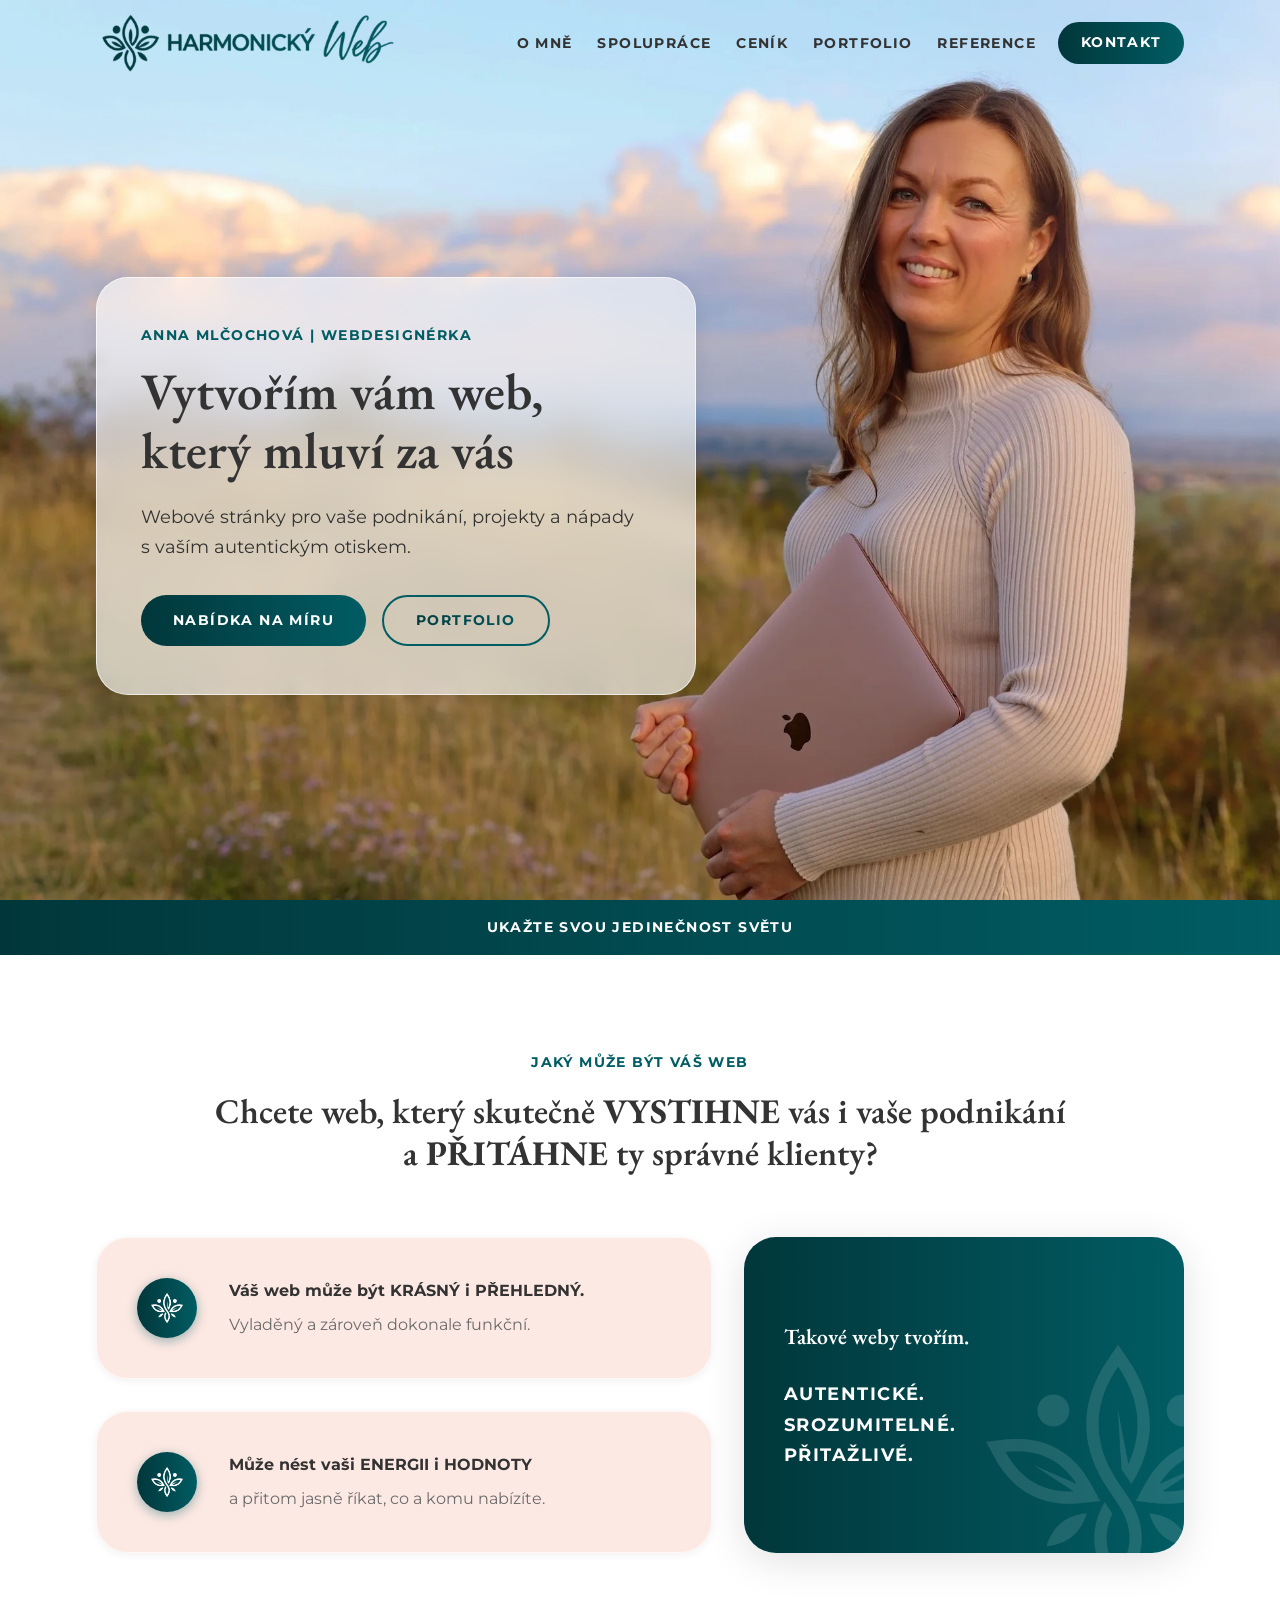
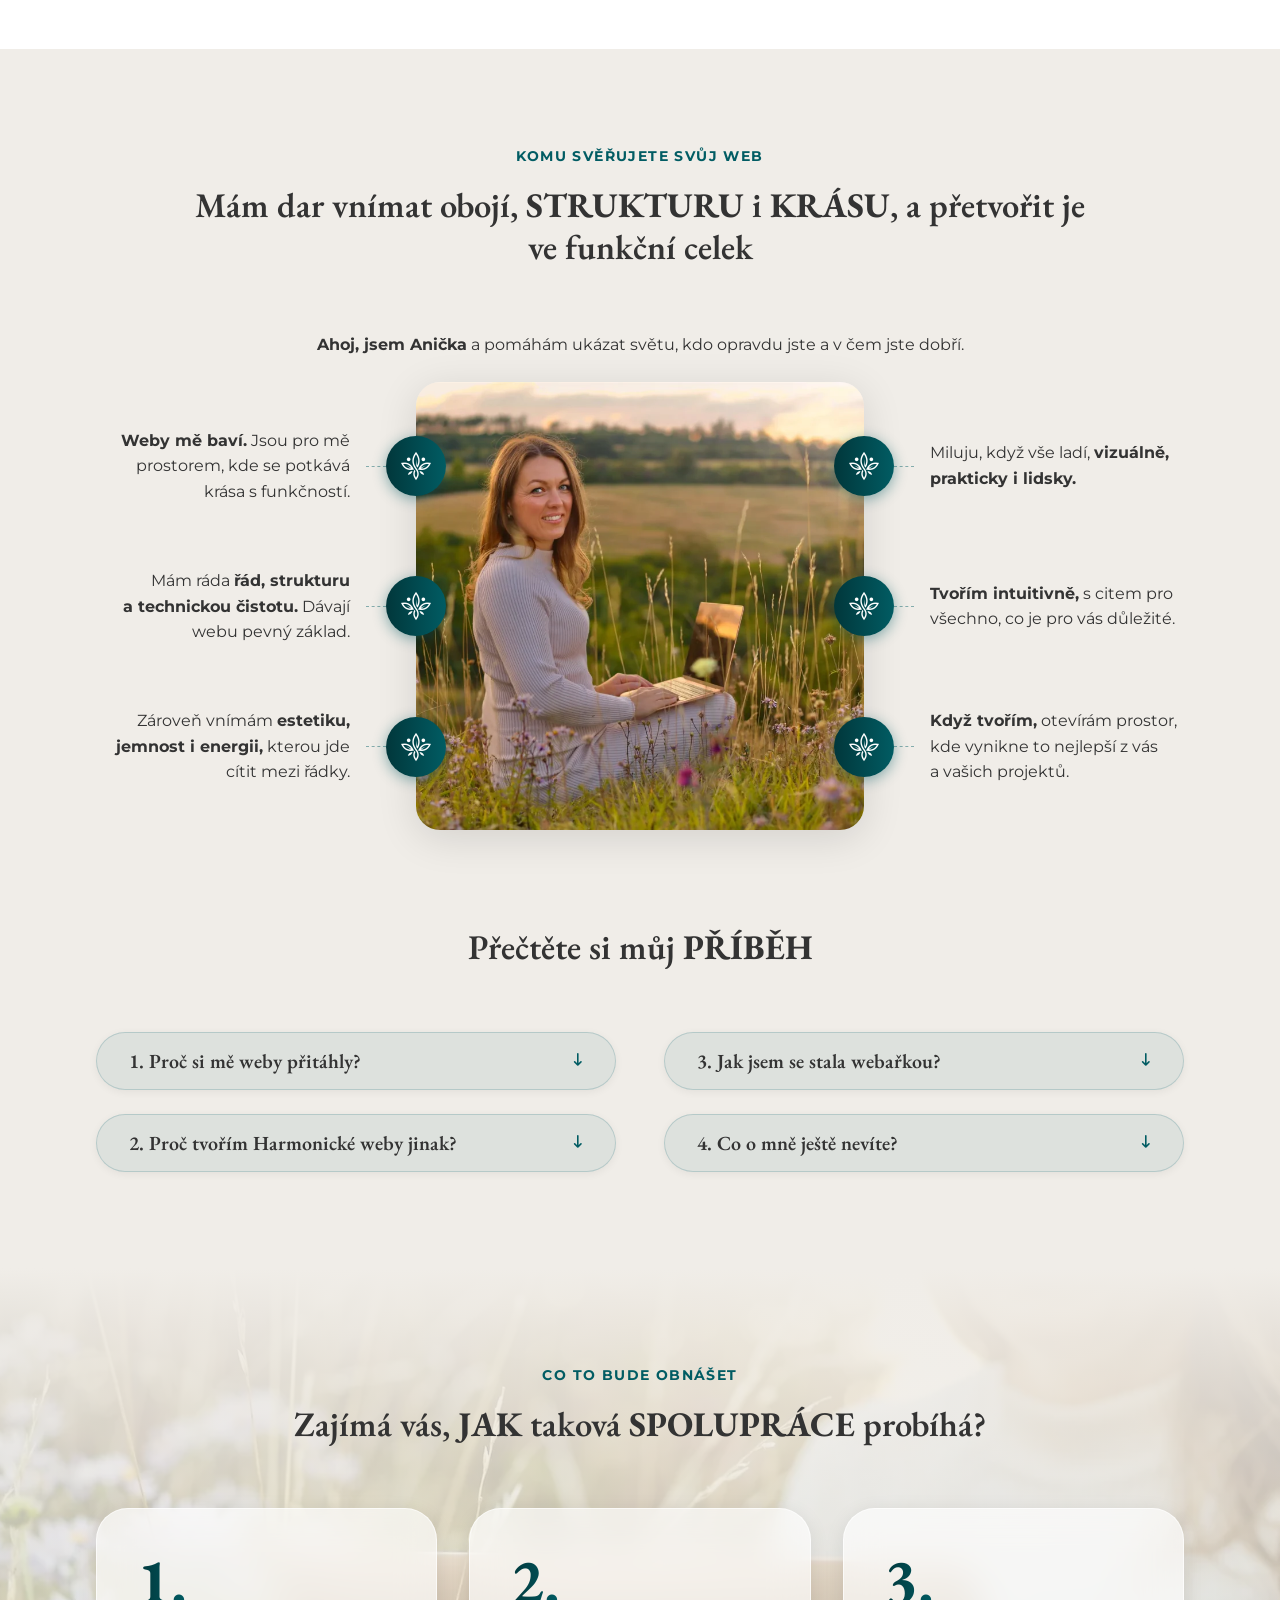
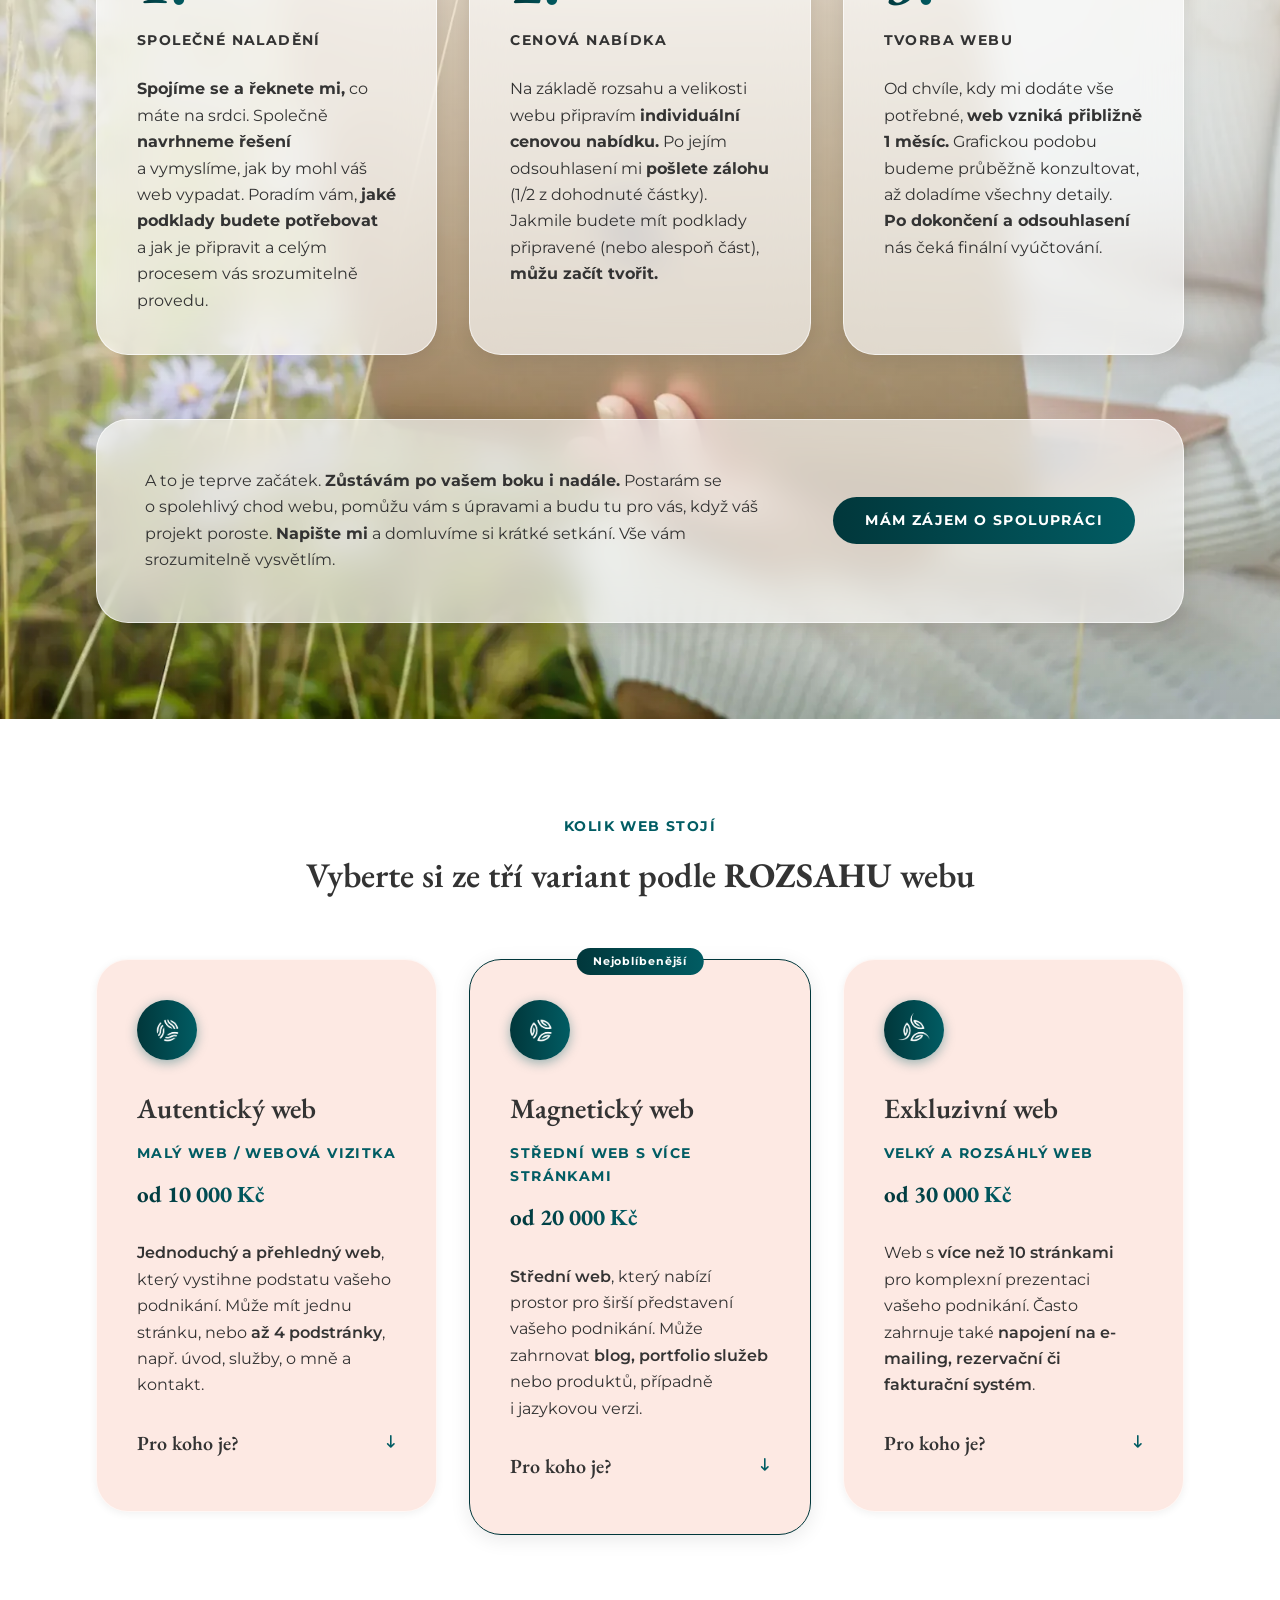
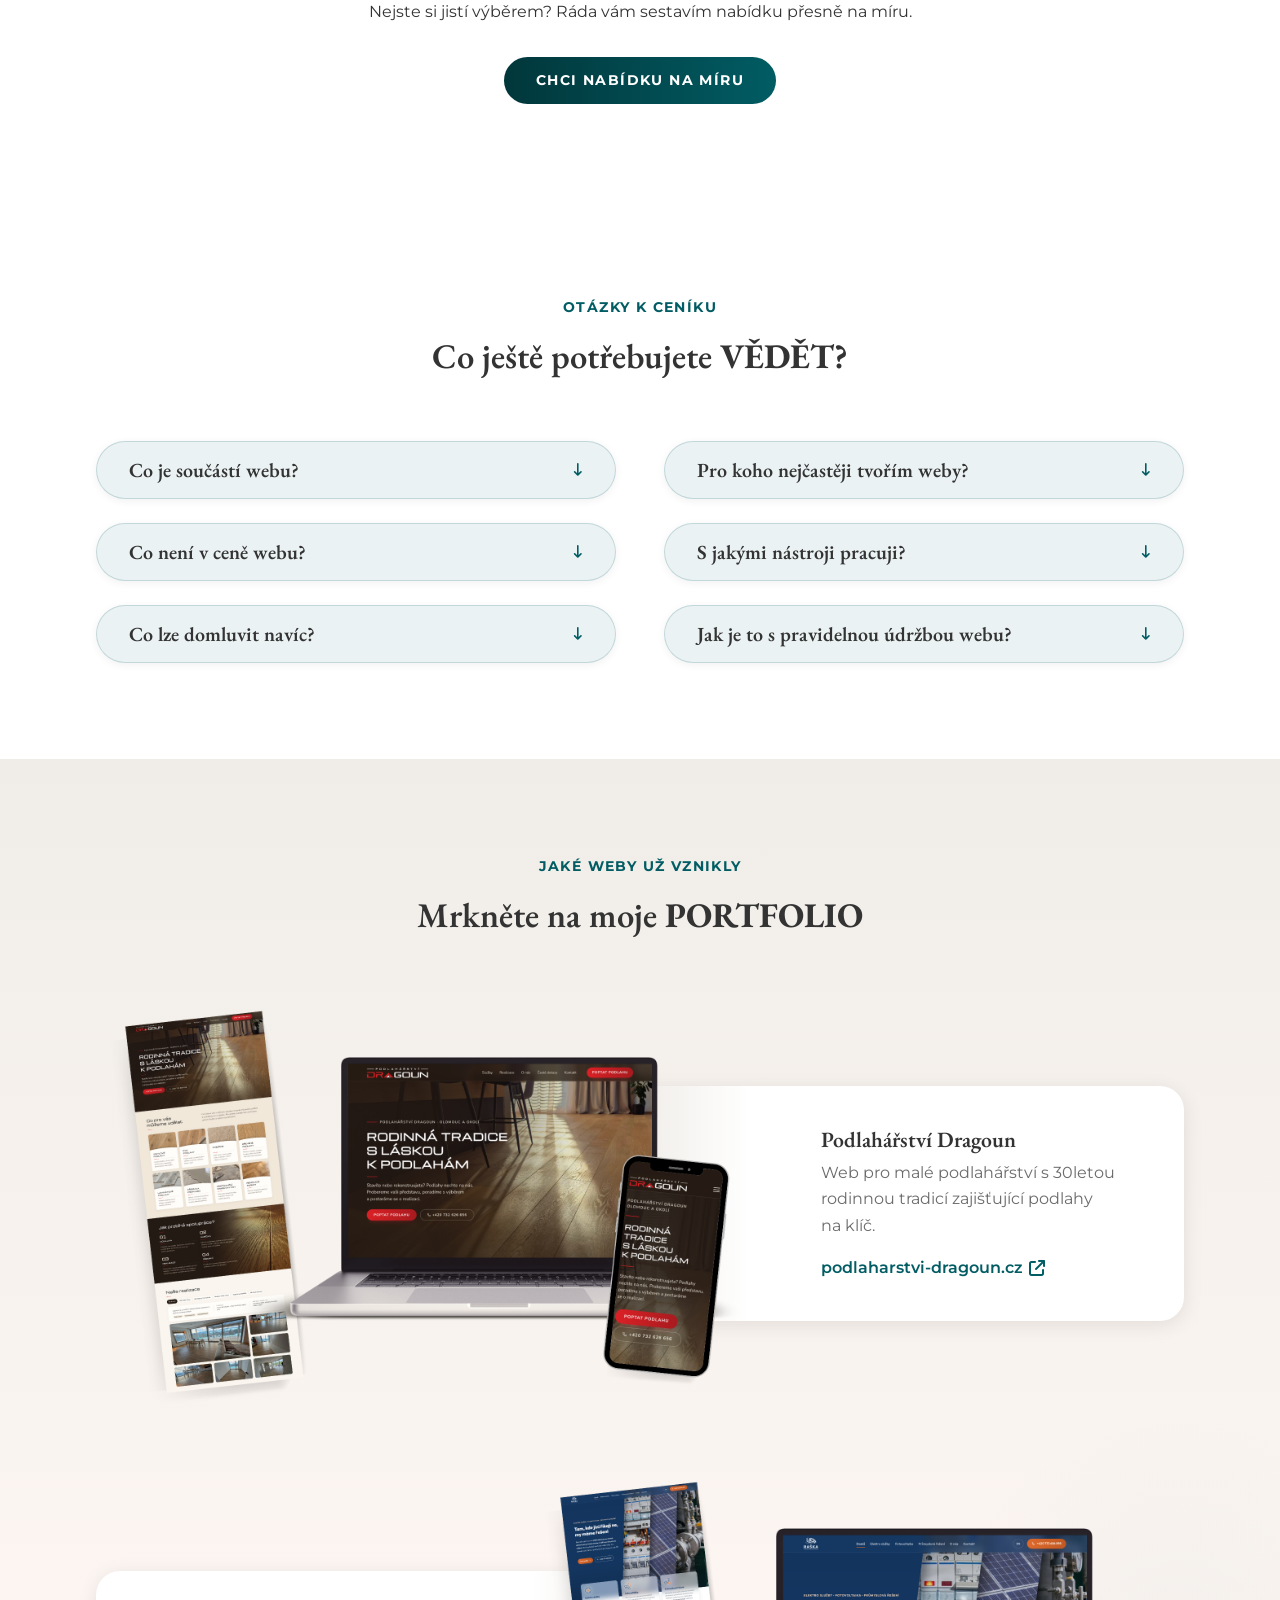
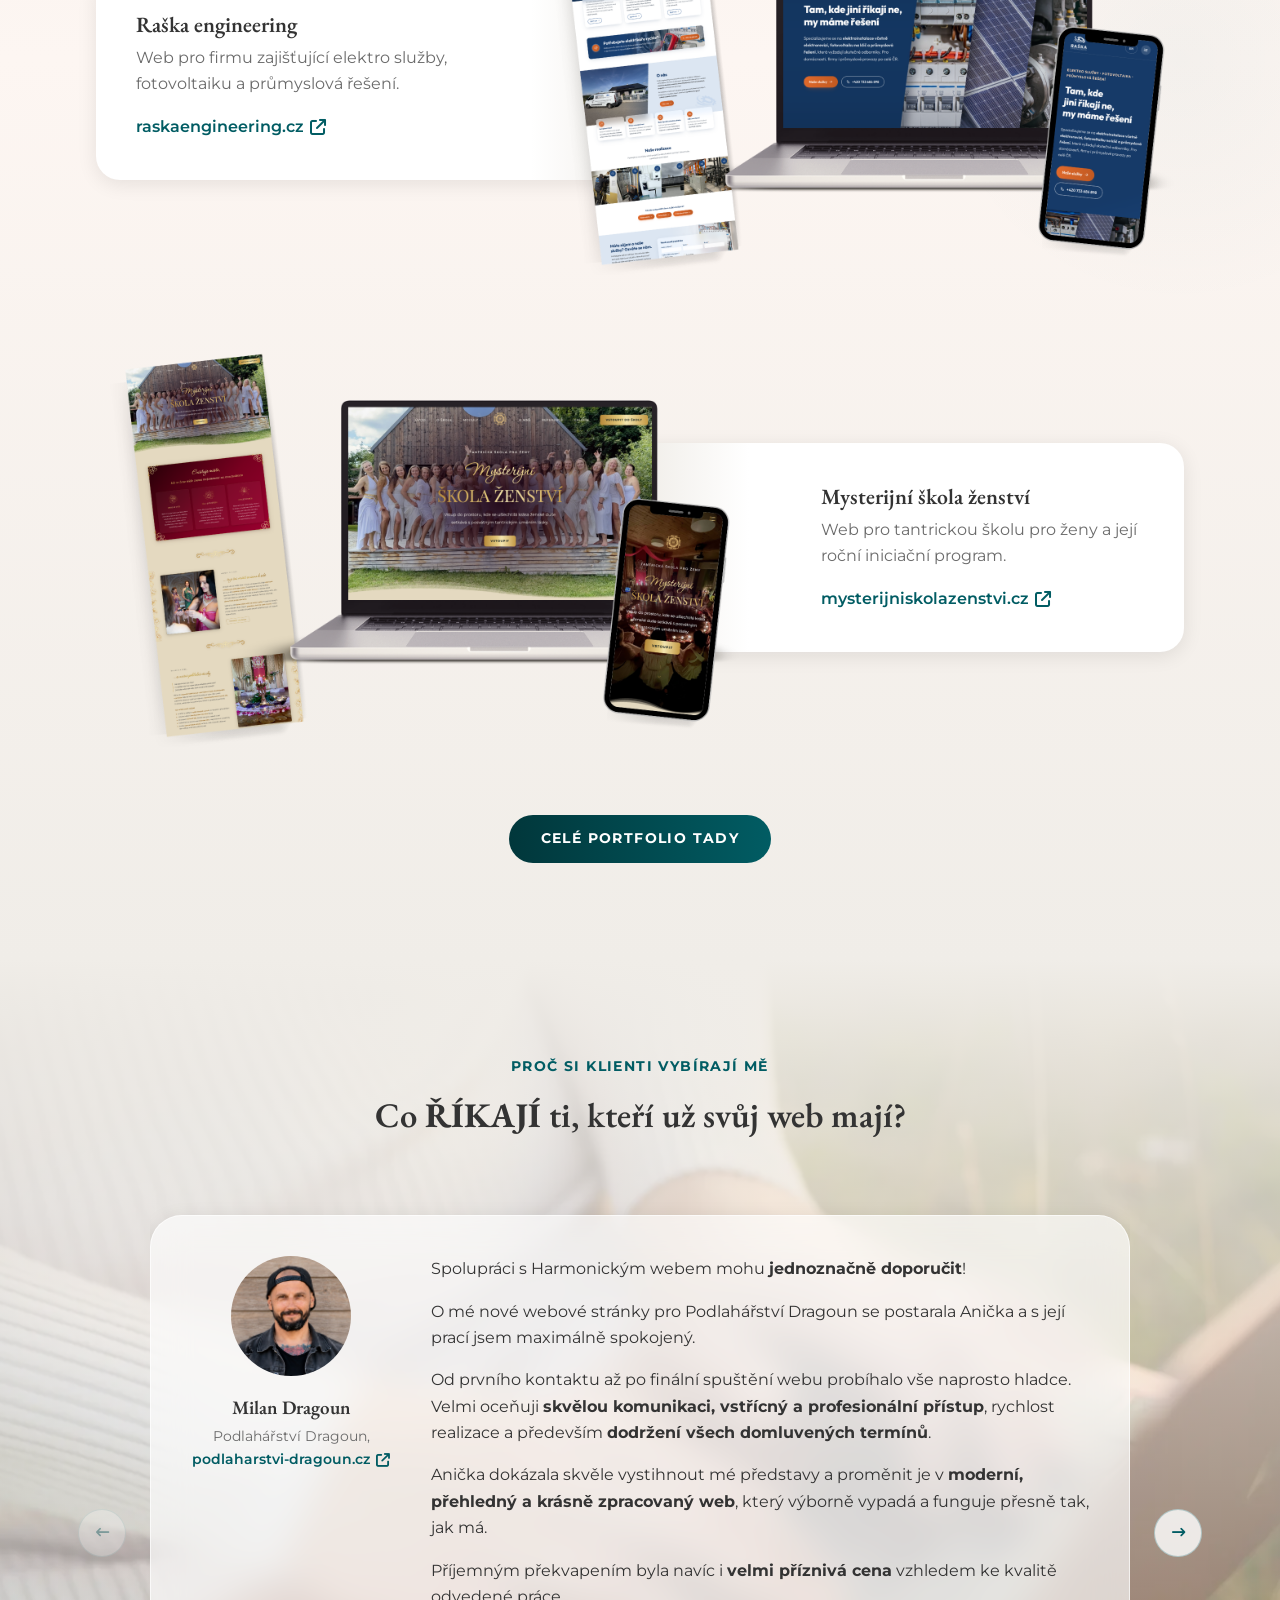
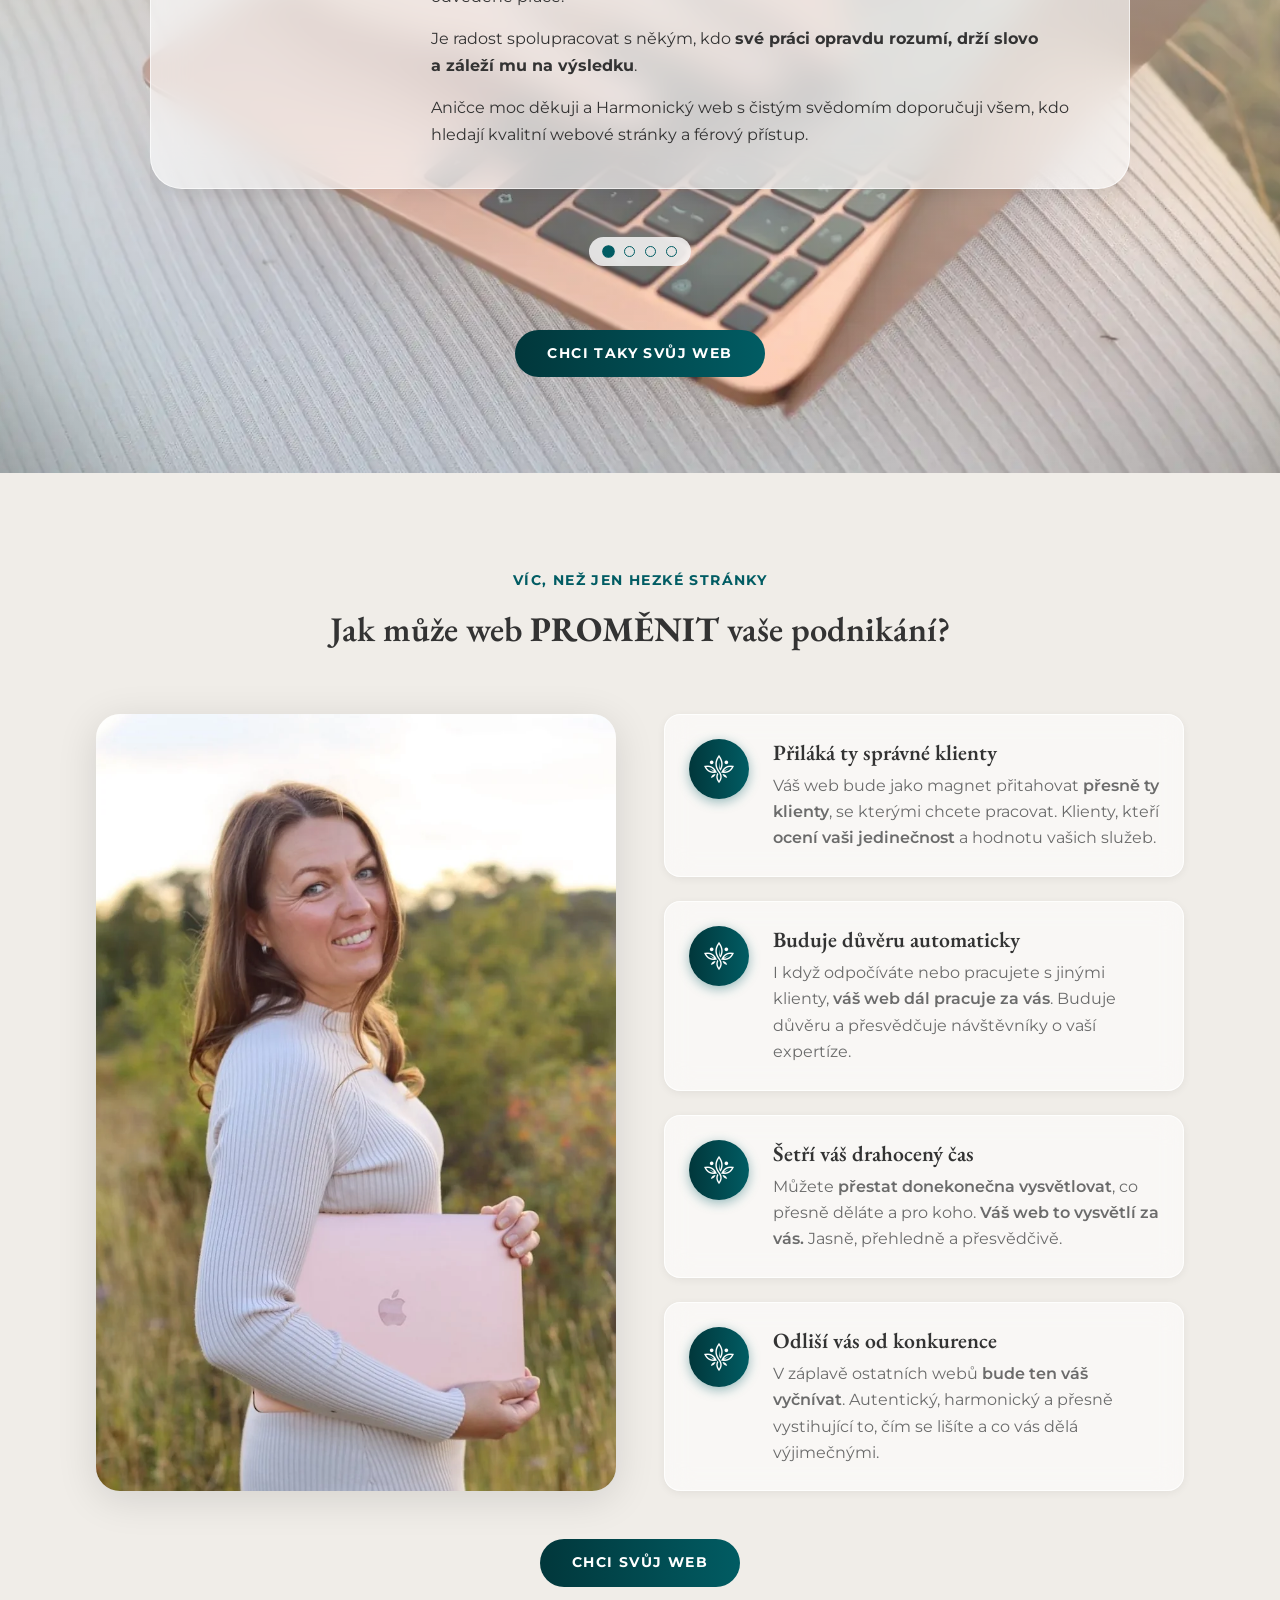
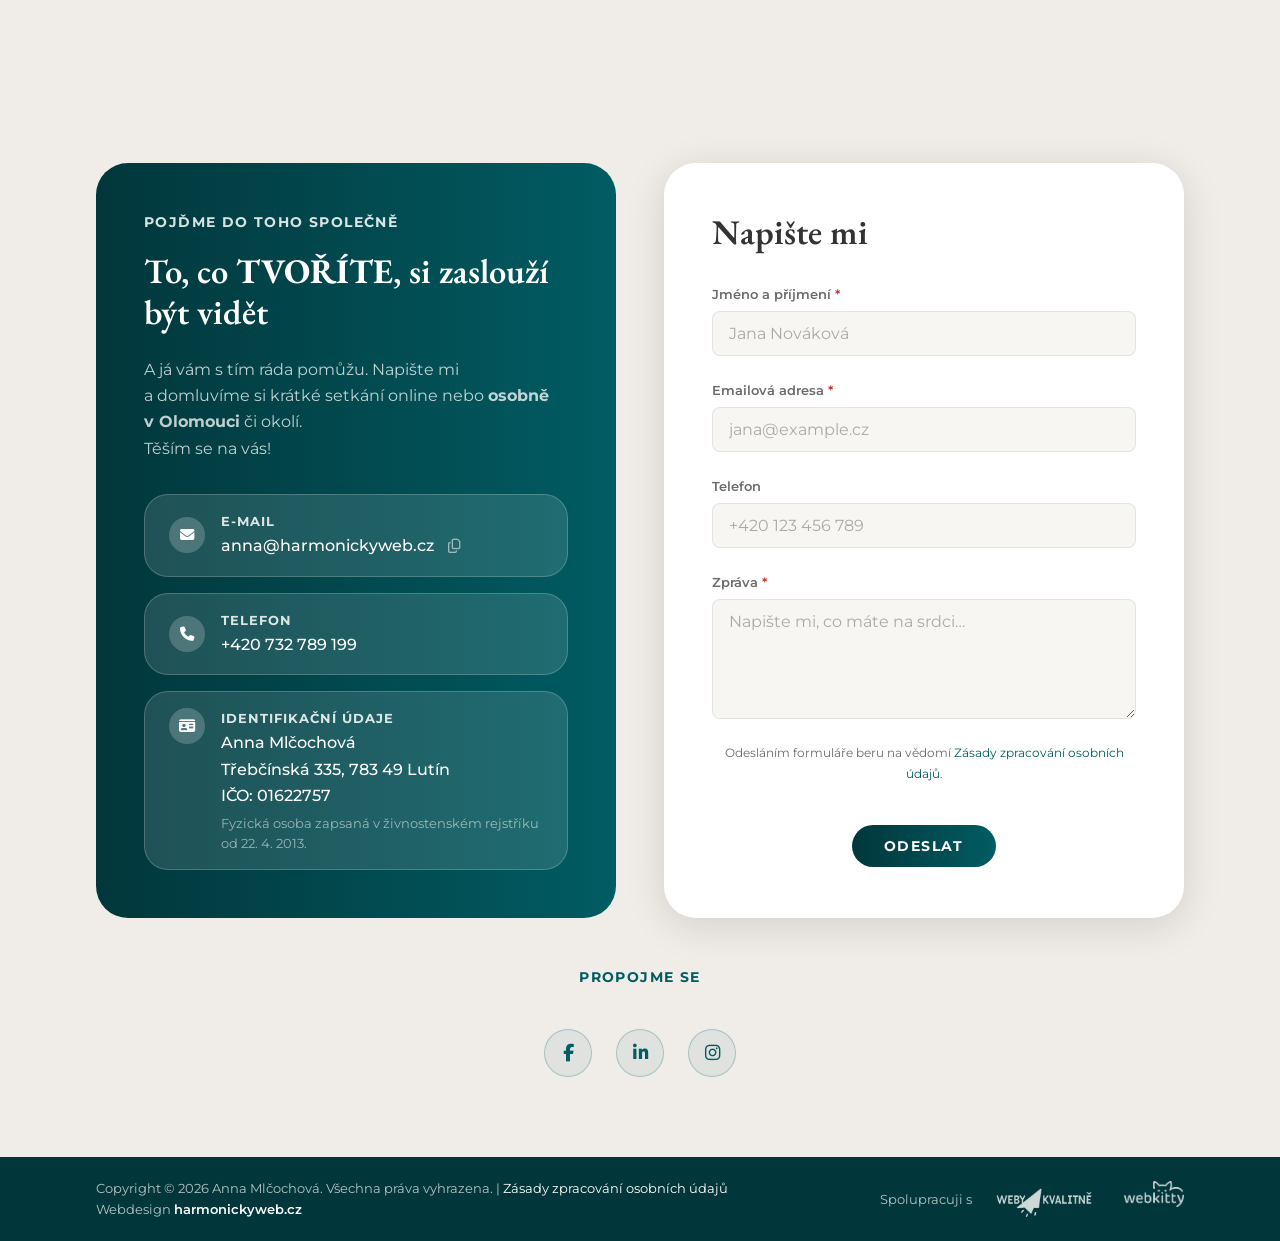
<file: index.html>
<!DOCTYPE html>
<html lang="cs">

<head>
  <meta charset="UTF-8">
  <meta name="viewport" content="width=device-width, initial-scale=1.0">
  <meta name="author" content="Anna Mlčochová">
  <meta http-equiv="X-UA-Compatible" content="IE=edge">

  <!-- SEO -->
  <title>Anna Mlčochová | Webdesignérka | Harmonický web</title>
  <meta name="description"
    content="Vytvořím vám web, který mluví za vás. Webové stránky pro podnikatele, projekty a nápady s vaším autentickým otiskem. Tvořím pro klienty po celé ČR.">
  <link rel="canonical" href="https://harmonickyweb.cz/">

  <!-- Open Graph -->
  <meta property="og:type" content="website">
  <meta property="og:url" content="https://harmonickyweb.cz/">
  <meta property="og:title" content="Anna Mlčochová | Webdesignérka | Harmonický web">
  <meta property="og:description"
    content="Vytvořím vám web pro vaše podnikání, projekty a nápady s vaším autentickým otiskem.">
  <meta property="og:image" content="https://harmonickyweb.cz/Obrazky/og-image.jpg">
  <meta property="og:image:width" content="2400">
  <meta property="og:image:height" content="1260">
  <meta property="og:locale" content="cs_CZ">
  <meta property="og:site_name" content="Harmonický web">

  <meta name="twitter:card" content="summary_large_image">
  <meta name="twitter:title" content="Anna Mlčochová | Webdesignérka | Harmonický web">
  <meta name="twitter:description" content="Vytvořím vám web, který mluví za vás.">
  <meta name="twitter:image" content="https://harmonickyweb.cz/Obrazky/og-image.jpg">

  <!-- Favicon -->
  <link rel="icon" type="image/png" href="Obrazky/logo-male.png">

  <!-- Fonts -->
  <link rel="preload" href="Fonty/EBGaramond-SemiBold.woff2?v=20261021" as="font" type="font/woff2" crossorigin>
  <link rel="preload" href="Fonty/Montserrat-Bold.woff2?v=20261021" as="font" type="font/woff2" crossorigin>

  <!-- Font Awesome -->
  <link rel="preload" href="https://cdnjs.cloudflare.com/ajax/libs/font-awesome/6.5.0/css/all.min.css" as="style">
  <noscript><link rel="stylesheet" href="https://cdnjs.cloudflare.com/ajax/libs/font-awesome/6.5.0/css/all.min.css"></noscript>

  <!-- Styles -->
  <link rel="stylesheet" href="style.css?v=20261133">

  <!-- Structured Data -->
  <script type="application/ld+json">
  {
    "@context": "https://schema.org",
    "@type": "ProfessionalService",
    "@id": "https://harmonickyweb.cz/#business",
    "name": "Anna Mlčochová – Harmonický web",
    "description": "Webdesignérka pro klienty po celé ČR. Tvorba webových stránek pro podnikatele ve WordPress (DIVI, Mioweb) a Vibe Codingu.",
    "url": "https://harmonickyweb.cz",
    "email": "anna@harmonickyweb.cz",
    "telephone": "+420732789199",
    "identifier": { "@type": "PropertyValue", "propertyID": "IČO", "value": "01622757" },
    "priceRange": "10 000–30 000 Kč",
    "address": {
      "@type": "PostalAddress",
      "streetAddress": "Třebčínská 335",
      "addressLocality": "Lutín",
      "postalCode": "783 49",
      "addressCountry": "CZ"
    },
    "image": "https://harmonickyweb.cz/Obrazky/harmonicky-web-1.jpg",
    "areaServed": { "@type": "Country", "name": "Česká republika" },
    "founder": { "@id": "https://harmonickyweb.cz/#anna" },
    "sameAs": [
      "https://www.linkedin.com/in/anna-mlcochova-884896392/",
      "https://www.instagram.com/mlcochova.anna/",
      "https://www.facebook.com/mlcochova.anna"
    ]
  }
  </script>
  <script type="application/ld+json">
  {
    "@context": "https://schema.org",
    "@type": "Person",
    "@id": "https://harmonickyweb.cz/#anna",
    "name": "Anna Mlčochová",
    "jobTitle": "Webdesignérka",
    "url": "https://harmonickyweb.cz",
    "image": "https://harmonickyweb.cz/Obrazky/harmonicky-web-1.jpg",
    "worksFor": { "@id": "https://harmonickyweb.cz/#business" },
    "sameAs": [
      "https://www.linkedin.com/in/anna-mlcochova-884896392/",
      "https://www.instagram.com/mlcochova.anna/",
      "https://www.facebook.com/mlcochova.anna"
    ]
  }
  </script>
  <script type="application/ld+json">
  {
    "@context": "https://schema.org",
    "@type": "FAQPage",
    "mainEntity": [
      {
        "@type": "Question",
        "name": "Pro koho je Autentický web?",
        "acceptedAnswer": { "@type": "Answer", "text": "Autentický web (od 10 000 Kč) je ideální start pro začínající podnikatele, kteří chtějí ukázat, co dělají, a mít svůj prostor na internetu. Bez složitostí, s důrazem na čistotu, přehlednost a autenticitu." }
      },
      {
        "@type": "Question",
        "name": "Pro koho je Magnetický web?",
        "acceptedAnswer": { "@type": "Answer", "text": "Magnetický web (od 20 000 Kč) je ideální pro ty, kteří chtějí svou práci představit do větší hloubky a přitom věcně a jasně. S důrazem na estetiku, strukturu a celkovou přitažlivost webu." }
      },
      {
        "@type": "Question",
        "name": "Pro koho je Exkluzivní web?",
        "acceptedAnswer": { "@type": "Answer", "text": "Exkluzivní web (od 30 000 Kč) je pro ty, kteří chtějí mít profesionální online zázemí, kde se propojuje design, funkčnost a technické možnosti. S důrazem na jedinečnost a podporu růstu podnikání." }
      },
      {
        "@type": "Question",
        "name": "Co je součástí webu?",
        "acceptedAnswer": { "@type": "Answer", "text": "Součástí webu je úvodní schůzka, zajištění domény a hostingu, obsah a struktura webu, podpora pro texty, grafická podoba, responzivní provedení, rychlost webu, SEO základy, zabezpečení webu (SSL certifikát), legislativa (cookie lišta, souhlasy ve formulářích) a propojení se sociálními sítěmi." }
      },
      {
        "@type": "Question",
        "name": "Co není v ceně webu?",
        "acceptedAnswer": { "@type": "Answer", "text": "V ceně není webhosting a doména (platíte přímo poskytovateli, spolupracuji s webkitty.cz), fotografie a grafické podklady, editace a správa webu po spuštění (700 Kč/h) a licence Mioweb šablony." }
      },
      {
        "@type": "Question",
        "name": "Co lze domluvit navíc?",
        "acceptedAnswer": { "@type": "Answer", "text": "Navíc lze domluvit zaškolení do administrace (1 500 Kč jednorázově), jazykové verze webu, blog nebo pokročilé funkce na míru – jako jsou členské sekce nebo rezervační systémy." }
      },
      {
        "@type": "Question",
        "name": "Pro koho nejčastěji tvořím weby?",
        "acceptedAnswer": { "@type": "Answer", "text": "Tvořím weby pro podnikatele, kteří mají co nabídnout a chtějí být vidět. Nejčastěji jsou to maséři, kosmetičky, kadeřnice, fyzioterapeuti, koučové, terapeuti, fotografové, ilustrátoři, řemeslníci, astrologové, místní podnikatelé, kavárny, restaurace, majitelé ubytování, organizátoři workshopů, chovatelé, veterináři, lékaři, právníci a finanční poradci." }
      },
      {
        "@type": "Question",
        "name": "S jakými nástroji pracuji?",
        "acceptedAnswer": { "@type": "Answer", "text": "Weby tvořím ve WordPress šablonách DIVI a Mioweb nebo pomocí Vibe Codingu. Každé řešení má své výhody a společně vybereme to pravé pro vás." }
      },
      {
        "@type": "Question",
        "name": "Jak je to s pravidelnou údržbou webu?",
        "acceptedAnswer": { "@type": "Answer", "text": "Pravidelná údržba zajistí, že váš web poběží spolehlivě a bez chyb. Zahrnuje zálohování, aktualizace a kontrolu funkčnosti. Doporučuji ji provádět minimálně čtyřikrát ročně. Cena jedné údržby je 500 Kč." }
      }
    ]
  }
  </script>
</head>

<body>

  <!-- ============================================================
       NAVIGACE
  ============================================================ -->
  <header class="site-header" role="banner">
    <nav class="navbar" aria-label="Hlavní navigace">
      <div class="nav-container">

        <a href="#" class="nav-logo" aria-label="Harmonický web – domů">
          <img class="nav-logo__mark" src="Obrazky/logo-hlavicka.webp" srcset="Obrazky/logo-hlavicka-mobile.webp 450w, Obrazky/logo-hlavicka.webp 760w" sizes="(max-width: 768px) 204px, 305px" width="760" height="239" alt="Harmonický web – Anna Mlčochová">
        </a>

        <button class="hamburger" aria-label="Otevřít menu" aria-expanded="false" aria-controls="nav-menu">
          <span></span><span></span><span></span>
        </button>

        <ul class="nav-menu" id="nav-menu" role="list">
          <li><a href="#o-mne" class="nav-link">O&nbsp;mně</a></li>
          <li><a href="#spoluprace" class="nav-link">Spolupráce</a></li>
          <li><a href="#cenik" class="nav-link">Ceník</a></li>
          <li><a href="#portfolio" class="nav-link">Portfolio</a></li>
          <li><a href="#reference" class="nav-link">Reference</a></li>
          <li><a href="#kontakt" class="btn nav-link nav-link--cta">Kontakt</a></li>
        </ul>

      </div>
    </nav>
  </header>

  <main>

    <!-- ============================================================
         HERO
    ============================================================ -->
    <section class="hero" aria-labelledby="hero-heading">
      <div class="hero__bg">
        <img src="Obrazky/harmonicky-web-0.webp"
          srcset="Obrazky/harmonicky-web-0-mobile.webp 900w, Obrazky/harmonicky-web-0.webp 2000w"
          sizes="100vw" width="2000" height="1333" alt="Anna Mlčochová – webdesignérka" fetchpriority="high">
      </div>

      <div class="hero__content">
        <div class="hero__card">
          <!-- H1 – menší, verzálky -->
          <h1 class="hero__eyebrow" id="hero-heading">Anna Mlčochová | Webdesignérka</h1>
          <!-- H2 – vizuálně dominantní -->
          <h2 class="hero__title">Vytvořím vám web,<br>který mluví za&nbsp;vás</h2>
          <p class="hero__desc">Webové stránky pro vaše podnikání, projekty a&nbsp;nápady s&nbsp;vaším autentickým
            otiskem.</p>
          <div class="hero__cta">
            <a href="#kontakt" class="btn btn--primary">Nabídka na&nbsp;míru</a>
            <a href="#portfolio" class="btn btn--outline">Portfolio</a>
          </div>
        </div>
      </div>
    </section>

    <!-- Pás pod hero -->
    <div class="hero-strip" aria-hidden="true">
      <p>Ukažte svou jedinečnost světu</p>
    </div>

    <!-- ============================================================
         JAKÝ MŮŽE BÝT VÁŠ WEB
    ============================================================ -->
    <section class="section jaky-web" aria-labelledby="jaky-web-h">
      <div class="container">
        <p class="section-label">Jaký může být váš web</p>
        <h2 class="section-title" id="jaky-web-h">Chcete web, který skutečně <strong>VYSTIHNE</strong> vás i&nbsp;vaše
          podnikání a&nbsp;<strong>PŘITÁHNE</strong> ty správné klienty?</h2>
        <div class="jaky-web__layout">
          <div class="jaky-web__points">
            <div class="feature-card">
              <div class="feature-card__icon-wrap">
                <img src="Obrazky/logo-male.png" width="480" height="480" alt="" aria-hidden="true" class="feature-card__icon" loading="lazy">
              </div>
              <div class="feature-card__body">
                <p class="feature-card__title">Váš web může být <strong>KRÁSNÝ i&nbsp;PŘEHLEDNÝ.</strong></p>
                <p class="feature-card__text">Vyladěný a&nbsp;zároveň dokonale funkční.</p>
              </div>
            </div>
            <div class="feature-card">
              <div class="feature-card__icon-wrap">
                <img src="Obrazky/logo-male.png" width="480" height="480" alt="" aria-hidden="true" class="feature-card__icon" loading="lazy">
              </div>
              <div class="feature-card__body">
                <p class="feature-card__title">Může nést vaši <strong>ENERGII i&nbsp;HODNOTY</strong></p>
                <p class="feature-card__text">a&nbsp;přitom jasně říkat, co a&nbsp;komu nabízíte.</p>
              </div>
            </div>
          </div>

          <div class="jaky-web__statement">
            <img src="Obrazky/logo-male.png" width="480" height="480" alt="" aria-hidden="true" class="jaky-web__statement-mark">
            <p class="jaky-web__statement-lead">Takové weby tvořím.</p>
            <p class="jaky-web__statement-words">AUTENTICKÉ.<br>SROZUMITELNÉ.<br>PŘITAŽLIVÉ.</p>
          </div>
        </div>
      </div>
    </section>

    <!-- ============================================================
         O MNĚ
    ============================================================ -->
    <section class="section o-mne" id="o-mne" aria-labelledby="o-mne-h">
      <div class="container">
        <p class="section-label">Komu svěřujete svůj web</p>
        <h2 class="section-title o-mne__heading" id="o-mne-h">Mám dar vnímat obojí, <strong>STRUKTURU</strong>
          i&nbsp;<strong>KRÁSU</strong>, a&nbsp;přetvořit je ve&nbsp;funkční celek</h2>

        <p class="o-mne__intro"><strong>Ahoj, jsem Anička</strong> a&nbsp;pomáhám ukázat světu, kdo opravdu jste
          a&nbsp;v&nbsp;čem jste dobří.</p>

        <div class="o-mne__orbital">

          <!-- Levý sloupec -->
          <div class="o-mne__orbital-col o-mne__orbital-col--left">
            <div class="o-mne__feature o-mne__feature--left">
              <div class="o-mne__feature-text"><strong>Weby mě baví.</strong> Jsou pro mě prostorem, kde se potkává
                krása s&nbsp;funkčností.</div>
              <span class="o-mne__feature-line"></span>
              <span class="o-mne__feature-dot"><img src="Obrazky/logo-male.png" width="480" height="480" alt="" aria-hidden="true"></span>
            </div>
            <div class="o-mne__feature o-mne__feature--left">
              <div class="o-mne__feature-text">Mám ráda <strong>řád, strukturu a&nbsp;technickou čistotu.</strong>
                Dávají webu pevný základ.</div>
              <span class="o-mne__feature-line"></span>
              <span class="o-mne__feature-dot"><img src="Obrazky/logo-male.png" width="480" height="480" alt="" aria-hidden="true"></span>
            </div>
            <div class="o-mne__feature o-mne__feature--left">
              <div class="o-mne__feature-text">Zároveň vnímám <strong>estetiku, jemnost i&nbsp;energii,</strong> kterou
                jde cítit mezi řádky.</div>
              <span class="o-mne__feature-line"></span>
              <span class="o-mne__feature-dot"><img src="Obrazky/logo-male.png" width="480" height="480" alt="" aria-hidden="true"></span>
            </div>
          </div>

          <!-- Střed: fotka -->
          <div class="o-mne__orbital-center">
            <div class="o-mne__orbital-photo">
              <img src="Obrazky/harmonicky-web-1.webp"
                srcset="Obrazky/harmonicky-web-1-mobile.webp 780w, Obrazky/harmonicky-web-1.webp 1300w"
                sizes="(max-width: 1024px) 100vw, 40vw" width="1300" height="1300"
                alt="Anna Mlčochová – webdesignérka z Olomouce" loading="lazy">
            </div>
          </div>

          <!-- Pravý sloupec -->
          <div class="o-mne__orbital-col o-mne__orbital-col--right">
            <div class="o-mne__feature o-mne__feature--right">
              <span class="o-mne__feature-dot"><img src="Obrazky/logo-male.png" width="480" height="480" alt="" aria-hidden="true"></span>
              <span class="o-mne__feature-line"></span>
              <div class="o-mne__feature-text">Miluju, když vše ladí, <strong>vizuálně, prakticky
                  i&nbsp;lidsky.</strong></div>
            </div>
            <div class="o-mne__feature o-mne__feature--right">
              <span class="o-mne__feature-dot"><img src="Obrazky/logo-male.png" width="480" height="480" alt="" aria-hidden="true"></span>
              <span class="o-mne__feature-line"></span>
              <div class="o-mne__feature-text"><strong>Tvořím intuitivně,</strong> s&nbsp;citem pro všechno, co je pro
                vás důležité.</div>
            </div>
            <div class="o-mne__feature o-mne__feature--right">
              <span class="o-mne__feature-dot"><img src="Obrazky/logo-male.png" width="480" height="480" alt="" aria-hidden="true"></span>
              <span class="o-mne__feature-line"></span>
              <div class="o-mne__feature-text"><strong>Když tvořím,</strong> otevírám prostor, kde vynikne to nejlepší
                z&nbsp;vás a&nbsp;vašich projektů.</div>
            </div>
          </div>

        </div>

        <div class="pribeh">
          <h2 class="section-title" id="pribeh-h">Přečtěte si můj <strong>PŘÍBĚH</strong></h2>

          <div class="accordion-grid">

            <div class="accordion-col">

              <div class="accordion-item">
                <button class="accordion-trigger" aria-expanded="false" aria-controls="acc-1">
                  <h3 class="accordion-title">1. Proč si mě weby přitáhly?</h3>
                  <i class="fa-solid fa-arrow-down-long accordion-icon" aria-hidden="true"></i>
                </button>
                <div class="accordion-panel" id="acc-1">
                  <div class="accordion-content">
                    <p>Protože jsou <strong>dokonalým spojením dvou světů</strong>. Technického a&nbsp;uměleckého.</p>
                    <p>Už ve škole <strong>jsem milovala jak matematiku, tak výtvarku</strong>. A&nbsp;když do toho
                      později přišla
                      informatika, bylo jasno.</p>
                    <p>Tehdy jsem si zvolila matematiku. Ale <strong>weby a&nbsp;jejich kouzlo</strong> mě stále
                      přitahovaly.</p>
                    <p>Stačilo pár řádků v&nbsp;HTML a&nbsp;najednou se z&nbsp;prázdné obrazovky zrodila živá, krásná
                      stránka. Tehdy mi to připadalo jako <strong>opravdový zázrak</strong>! 😄</p>
                  </div>
                </div>
              </div>

              <div class="accordion-item">
                <button class="accordion-trigger" aria-expanded="false" aria-controls="acc-2">
                  <h3 class="accordion-title">2. Proč tvořím Harmonické weby jinak?</h3>
                  <i class="fa-solid fa-arrow-down-long accordion-icon" aria-hidden="true"></i>
                </button>
                <div class="accordion-panel" id="acc-2">
                  <div class="accordion-content">
                    <p>Teprve časem jsem pochopila, že moje největší síla je právě <strong>v&nbsp;propojení těchto
                        zdánlivě
                        protichůdných oblastí</strong>.</p>
                    <p>Moji klienti oceňují, že jim nejen vytvořím funkční a&nbsp;spolehlivý web, ale také zachytím
                      jejich
                      <strong>jedinečnou energii a&nbsp;hodnoty</strong>.
                    </p>
                    <p>A&nbsp;tak dnes tvořím weby z&nbsp;mé největší vášně, <strong>z&nbsp;harmonie mezi technickou
                        a&nbsp;estetickou stránkou</strong>.</p>
                    <p>Přidanou hodnotou <span class="label-inline">Harmonického webu</span> je, že <strong>jasně a&nbsp;přirozeně
                        promlouvá</strong> k&nbsp;vašim ideálním
                      klientům.</p>
                  </div>
                </div>
              </div>

            </div><!-- /.accordion-col -->

            <div class="accordion-col">

              <div class="accordion-item">
                <button class="accordion-trigger" aria-expanded="false" aria-controls="acc-3">
                  <h3 class="accordion-title">3. Jak jsem se stala webařkou?</h3>
                  <i class="fa-solid fa-arrow-down-long accordion-icon" aria-hidden="true"></i>
                </button>
                <div class="accordion-panel" id="acc-3">
                  <div class="accordion-content">
                    <p>Na doporučení jsem vyzkoušela kurz <a href="https://webykvalitne.cz/" target="_blank" rel="noopener noreferrer"><strong>Webařce pod rukou</strong></a> od&nbsp;<strong>Magdalény
                        Bouškové</strong> a&nbsp;naprosto mě
                      oslnil.</p>
                    <p>Později jsem u&nbsp;Magdy pokračovala kurzem <a href="https://webdesain.cz/kurz-vibe-coding" target="_blank" rel="noopener"><strong>WebdesAIn</strong></a>, kde jsem se naučila tvořit weby <strong>pomocí Vibe Codingu</strong>.</p>
                    <p>Magda má skvěle vypracovaný systém, jak nejen webařit, ale i&nbsp;<strong>učit tvorbu
                        webů</strong>.</p>
                    <p>Má kolem sebe krásnou <strong>komunitu inspirativních lidí</strong>, kterým umožňuje se neustále
                      rozvíjet.
                      S&nbsp;radostí je <strong>propojuje</strong> a&nbsp;dává jim prostor, kde každý může naplno
                      projevit svůj talent.</p>
                    <p>Z&nbsp;jejích zkušeností a&nbsp;inspirace dnes <strong>čerpám i&nbsp;při tvorbě svých
                        webů</strong>. Díky Magdi!</p>
                  </div>
                </div>
              </div>

              <div class="accordion-item">
                <button class="accordion-trigger" aria-expanded="false" aria-controls="acc-4">
                  <h3 class="accordion-title">4. Co o&nbsp;mně ještě nevíte?</h3>
                  <i class="fa-solid fa-arrow-down-long accordion-icon" aria-hidden="true"></i>
                </button>
                <div class="accordion-panel" id="acc-4">
                  <div class="accordion-content">
                    <ul class="fact-list fact-list--dot">
                      <li><strong>Pro inspiraci si chodím do přírody.</strong> Tam se dokážu uvolnit a&nbsp;relaxovat.
                      </li>
                      <li><strong>Od malička miluju koně.</strong> Jezdím od šesté třídy a&nbsp;doteď mě to nepustilo.
                        Láska na celý život.</li>
                      <li><strong>Mám blízko ke zvířatům.</strong> Chovala jsem psy, teď máme kočku… se zvířaty si
                        rozumím.</li>
                      <li><strong>Baví mě technika i&nbsp;čísla.</strong> Vystudovala jsem optiku a&nbsp;optoelektroniku
                        se zaměřením na
                        lasery.</li>
                      <li><strong>Miluju klid a&nbsp;ticho.</strong> Když se propojím sama se sebou, přicházejí ty
                        nejlepší nápady.</li>
                      <li><strong>Mám ráda pořádek a&nbsp;systém.</strong> Ale zároveň nechávám prostor pro intuici.
                      </li>
                      <li><strong>Miluju smysluplné rozhovory.</strong> O&nbsp;životních cílech, důležitých otázkách
                        a&nbsp;taky o&nbsp;duši.</li>
                      <li><strong>Baví mě osobní rozvoj.</strong> Ráda se vzdělávám, učím nové věci a&nbsp;posouvám se
                        dál.</li>
                      <li><strong>Miluju knihy.</strong> Hlavně ty, které inspirují a&nbsp;pomáhají mi vnitřně růst
                        (vlastně i&nbsp;navenek).</li>
                    </ul>
                  </div>
                </div>
              </div>

            </div><!-- /.accordion-col -->

          </div>
        </div><!-- /.pribeh -->
      </div>
    </section>

    <!-- ============================================================
         SPOLUPRÁCE
    ============================================================ -->
    <section class="section spoluprace" id="spoluprace" aria-labelledby="spoluprace-h">
      <div class="spoluprace__bg">
        <img src="Obrazky/harmonicky-web-2.webp" width="2000" height="1333" alt="" aria-hidden="true" loading="lazy">
        <div class="spoluprace__overlay"></div>
      </div>
      <div class="container">
        <p class="section-label">Co to bude obnášet</p>
        <h2 class="section-title" id="spoluprace-h">Zajímá vás, <strong>JAK</strong> taková <strong>SPOLUPRÁCE</strong>
          probíhá?</h2>

        <div class="steps-grid">

          <div class="step-card">
            <div class="step-num">1.</div>
            <p class="step-name">Společné naladění</p>
            <p><strong>Spojíme se a&nbsp;řeknete mi,</strong> co máte na srdci. Společně <strong>navrhneme
                řešení</strong> a&nbsp;vymyslíme, jak by mohl
              váš web vypadat. Poradím vám, <strong>jaké podklady budete potřebovat</strong> a&nbsp;jak je připravit
              a&nbsp;celým
              procesem vás srozumitelně provedu.</p>
          </div>

          <div class="step-card">
            <div class="step-num">2.</div>
            <p class="step-name">Cenová nabídka</p>
            <p>Na základě rozsahu a&nbsp;velikosti webu připravím <strong>individuální cenovou nabídku.</strong>
              Po&nbsp;jejím
              odsouhlasení mi <strong>pošlete zálohu</strong> (1/2 z&nbsp;dohodnuté částky). Jakmile budete mít
              podklady připravené (nebo alespoň část), <strong>můžu začít tvořit.</strong></p>
          </div>

          <div class="step-card">
            <div class="step-num">3.</div>
            <p class="step-name">Tvorba webu</p>
            <p>Od chvíle, kdy mi dodáte vše potřebné, <strong>web vzniká přibližně 1&nbsp;měsíc.</strong> Grafickou
              podobu budeme průběžně konzultovat, až doladíme všechny detaily.
              <strong>Po&nbsp;dokončení a&nbsp;odsouhlasení</strong> nás čeká finální vyúčtování.
            </p>
          </div>

        </div>

        <div class="spoluprace__footer">
          <div class="spoluprace__footer__text">
            <p>A&nbsp;to je teprve začátek. <strong>Zůstávám po&nbsp;vašem boku i&nbsp;nadále.</strong> Postarám se
              o&nbsp;spolehlivý chod
              webu, pomůžu vám s&nbsp;úpravami a&nbsp;budu tu pro vás, když váš projekt poroste. <strong>Napište
                mi</strong> a&nbsp;domluvíme si krátké setkání. Vše vám srozumitelně vysvětlím.</p>
          </div>
          <a href="#kontakt" class="btn btn--primary">Mám zájem o&nbsp;spolupráci</a>
        </div>
      </div>
    </section>

    <!-- ============================================================
         CENÍK
    ============================================================ -->
    <section class="section cenik" id="cenik" aria-labelledby="cenik-h">
      <div class="container">
        <p class="section-label">Kolik web stojí</p>
        <h2 class="section-title" id="cenik-h">Vyberte si ze&nbsp;tří variant podle <strong>ROZSAHU</strong> webu</h2>

        <div class="cenik-grid">

          <div class="cenik-card">
            <div class="brand-dot brand-dot--lg"><img src="Obrazky/web-1.png" width="700" height="700" alt="" aria-hidden="true" loading="lazy">
            </div>
            <h3 class="cenik-name">Autentický web</h3>
            <p class="cenik-sub">Malý web / webová vizitka</p>
            <p class="cenik-price">od&nbsp;10&nbsp;000&nbsp;Kč</p>
            <p class="cenik-desc"><strong>Jednoduchý a&nbsp;přehledný web</strong>, který vystihne podstatu vašeho podnikání. Může mít
              jednu stránku, nebo <strong>až 4&nbsp;podstránky</strong>, např. úvod, služby, o mně a kontakt.</p>
            <div class="accordion-item accordion-item--sm">
              <button class="accordion-trigger" aria-expanded="false" aria-controls="cen-1">
                <h4 class="accordion-title">Pro koho je?</h4>
                <i class="fa-solid fa-arrow-down-long accordion-icon" aria-hidden="true"></i>
              </button>
              <div class="accordion-panel" id="cen-1">
                <div class="accordion-content">
                  <p>Autentický web je <strong>ideální start pro začínající podnikatele</strong>, kteří chtějí ukázat, co dělají,
                    a&nbsp;mít svůj prostor na internetu. Bez složitostí, s&nbsp;důrazem na <strong>čistotu, přehlednost
                    a&nbsp;autenticitu</strong>.</p>
                </div>
              </div>
            </div>
          </div>

          <div class="cenik-card cenik-card--featured">
            <div class="cenik-badge">Nejoblíbenější</div>
            <div class="brand-dot brand-dot--lg"><img src="Obrazky/web-2.png" width="700" height="700" alt="" aria-hidden="true" loading="lazy">
            </div>
            <h3 class="cenik-name">Magnetický web</h3>
            <p class="cenik-sub">Střední web s více stránkami</p>
            <p class="cenik-price">od&nbsp;20&nbsp;000&nbsp;Kč</p>
            <p class="cenik-desc"><strong>Střední web</strong>, který nabízí prostor pro širší představení vašeho podnikání. Může
              zahrnovat <strong>blog, portfolio služeb</strong> nebo produktů, případně i&nbsp;jazykovou verzi.</p>
            <div class="accordion-item accordion-item--sm">
              <button class="accordion-trigger" aria-expanded="false" aria-controls="cen-2">
                <h4 class="accordion-title">Pro koho je?</h4>
                <i class="fa-solid fa-arrow-down-long accordion-icon" aria-hidden="true"></i>
              </button>
              <div class="accordion-panel" id="cen-2">
                <div class="accordion-content">
                  <p>Magnetický web je ideální pro ty, kteří chtějí <strong>svou práci představit do&nbsp;větší hloubky</strong>
                    a&nbsp;přitom věcně a&nbsp;jasně. S&nbsp;důrazem na <strong>estetiku, strukturu a&nbsp;celkovou přitažlivost</strong>
                    webu.</p>
                </div>
              </div>
            </div>
          </div>

          <div class="cenik-card">
            <div class="brand-dot brand-dot--lg"><img src="Obrazky/web-3.png" width="700" height="700" alt="" aria-hidden="true" loading="lazy">
            </div>
            <h3 class="cenik-name">Exkluzivní web</h3>
            <p class="cenik-sub">Velký a rozsáhlý web</p>
            <p class="cenik-price">od&nbsp;30&nbsp;000&nbsp;Kč</p>
            <p class="cenik-desc">Web s&nbsp;<strong>více než 10&nbsp;stránkami</strong> pro komplexní prezentaci vašeho podnikání. Často
              zahrnuje také <strong>napojení na e-mailing, rezervační či fakturační systém</strong>.</p>
            <div class="accordion-item accordion-item--sm">
              <button class="accordion-trigger" aria-expanded="false" aria-controls="cen-3">
                <h4 class="accordion-title">Pro koho je?</h4>
                <i class="fa-solid fa-arrow-down-long accordion-icon" aria-hidden="true"></i>
              </button>
              <div class="accordion-panel" id="cen-3">
                <div class="accordion-content">
                  <p>Exkluzivní web je pro ty, kteří chtějí mít <strong>profesionální online zázemí</strong>, kde se propojuje design,
                    funkčnost a&nbsp;technické možnosti. S&nbsp;důrazem na <strong>jedinečnost a&nbsp;podporu růstu</strong> vašeho
                    podnikání.</p>
                </div>
              </div>
            </div>
          </div>

        </div>

        <div class="cenik-footer">
          <p>Nejste si jistí výběrem? Ráda vám sestavím nabídku přesně na&nbsp;míru.</p>
          <a href="#kontakt" class="btn btn--primary">Chci nabídku na&nbsp;míru</a>
        </div>
      </div>
    </section>

    <!-- ============================================================
         CO JEŠTĚ POTŘEBUJETE VĚDĚT (FAQ)
    ============================================================ -->
    <section class="section faq" id="faq" aria-labelledby="faq-h">
      <div class="container">
        <p class="section-label">Otázky k ceníku</p>
        <h2 class="section-title faq__title" id="faq-h">Co ještě potřebujete <strong>VĚDĚT?</strong></h2>

        <div class="accordion-grid">

          <div class="accordion-col">

            <div class="accordion-item">
              <button class="accordion-trigger" aria-expanded="false" aria-controls="faq-1">
                <h3 class="accordion-title">Co je součástí webu?</h3>
                <i class="fa-solid fa-arrow-down-long accordion-icon" aria-hidden="true"></i>
              </button>
              <div class="accordion-panel" id="faq-1">
                <div class="accordion-content">
                  <ul class="fact-list fact-list--dot">
                    <li><strong>Úvodní schůzka:</strong> Probereme vaše podnikání, hlavní cíle a&nbsp;záměr webu.</li>
                    <li><strong>Zajištění domény a&nbsp;hostingu:</strong> Pomůžu vám s&nbsp;objednáním domény
                      a&nbsp;hostingu tak, aby byly ve vašem vlastnictví.</li>
                    <li><strong>Obsah a&nbsp;struktura webu:</strong> Poradím vám s&nbsp;obsahem i&nbsp;s&nbsp;tím, jak
                      jej přehledně uspořádat.</li>
                    <li><strong>Podpora pro texty:</strong> Pomůžu vám s&nbsp;texty a&nbsp;udělám základní korekturu,
                      aby web působil čistě a&nbsp;bez chyb.</li>
                    <li><strong>Grafická podoba:</strong> Navrhnu vizuální styl webu tak, aby ladil s&nbsp;vaší osobní
                      energií i&nbsp;podnikáním.</li>
                    <li><strong>Responzivní provedení:</strong> Web se bude správně zobrazovat na počítači, tabletu
                      i&nbsp;mobilu.</li>
                    <li><strong>Rychlost webu:</strong> Optimalizuji načítání webu tak, aby běžel plynule a&nbsp;bez
                      zbytečných prodlev.</li>
                    <li><strong>SEO základy:</strong> Zajistím základní nastavení webu tak, aby byl dobře čitelný pro
                      vyhledávače.</li>
                    <li><strong>Zabezpečení webu:</strong> Zajistím SSL certifikát a&nbsp;základní bezpečnostní
                      opatření, aby byl váš web chráněný.</li>
                    <li><strong>Legislativa:</strong> Připravím cookie lištu, souhlasy ve formulářích a&nbsp;základní
                      podklady, aby byl web právně v&nbsp;pořádku.</li>
                    <li><strong>Propojení se světem:</strong> Propojím web se sociálními sítěmi a&nbsp;nastavím
                      náhledový obrázek pro sdílení.</li>
                  </ul>
                </div>
              </div>
            </div>

            <div class="accordion-item">
              <button class="accordion-trigger" aria-expanded="false" aria-controls="faq-2">
                <h3 class="accordion-title">Co není v ceně webu?</h3>
                <i class="fa-solid fa-arrow-down-long accordion-icon" aria-hidden="true"></i>
              </button>
              <div class="accordion-panel" id="faq-2">
                <div class="accordion-content">
                  <ul class="fact-list fact-list--dot">
                    <li><strong>Webhosting a&nbsp;doména:</strong> Platíte přímo poskytovateli. Spolupracuji s&nbsp;<a
                        href="https://webkitty.cz" target="_blank"
                        rel="noopener noreferrer"><strong>webkitty.cz</strong></a>.</li>
                    <li><strong>Fotografie:</strong> Poradím vám s&nbsp;výběrem vhodných zdrojů či doporučím fotografa.
                    </li>
                    <li><strong>Editace a&nbsp;správa webu po spuštění:</strong> Hodinová sazba pro dodatečné úpravy je
                      700&nbsp;Kč/h.</li>
                    <li><strong>Mioweb šablona:</strong> Licence šablony se platí samostatně přímo poskytovateli.</li>
                  </ul>
                </div>
              </div>
            </div>

            <div class="accordion-item">
              <button class="accordion-trigger" aria-expanded="false" aria-controls="faq-3">
                <h3 class="accordion-title">Co lze domluvit navíc?</h3>
                <i class="fa-solid fa-arrow-down-long accordion-icon" aria-hidden="true"></i>
              </button>
              <div class="accordion-panel" id="faq-3">
                <div class="accordion-content">
                  <ul class="fact-list fact-list--dot">
                    <li><strong>Zaškolení do administrace:</strong> Na vyžádání. Cena je 1&nbsp;500&nbsp;Kč
                      jednorázově.
                    </li>
                    <li><strong>Jazykové verze webu:</strong> Seznámím vás s možnostmi a&nbsp;individuálně nacením podle
                      rozsahu.</li>
                    <li><strong>Blog:</strong> Ideální pro ty, kdo chtějí svým klientům pravidelně přinášet nový
                      obsah.
                    </li>
                    <li><strong>Pokročilé funkce na míru:</strong> Členské sekce, rezervační nebo objednávkové systémy.
                    </li>
                  </ul>
                </div>
              </div>
            </div>

          </div><!-- /.accordion-col -->

          <div class="accordion-col">

            <div class="accordion-item">
              <button class="accordion-trigger" aria-expanded="false" aria-controls="faq-4">
                <h3 class="accordion-title">Pro koho nejčastěji tvořím weby?</h3>
                <i class="fa-solid fa-arrow-down-long accordion-icon" aria-hidden="true"></i>
              </button>
              <div class="accordion-panel" id="faq-4">
                <div class="accordion-content">
                  <p>Tvořím weby pro podnikatele, kteří mají co nabídnout a&nbsp;chtějí být vidět. Nejčastěji jsou to:
                  </p>
                  <ul class="fact-list fact-list--dot">
                    <li><a href="/weby-pro-masery-a-peci-o-telo"><strong>maséři, kosmetičky, kadeřnice,
                          fyzioterapeuti</strong></a> a&nbsp;další profese péče
                      o&nbsp;tělo</li>
                    <li><strong>koučové, terapeuti</strong> a&nbsp;průvodci osobním rozvojem</li>
                    <li><strong>fotografové, ilustrátoři</strong> a&nbsp;kreativní tvůrci</li>
                    <li><strong>řemeslníci</strong> a&nbsp;handmade tvůrci</li>
                    <li><strong>astrologové</strong> a&nbsp;průvodci spirituálním rozvojem</li>
                    <li><strong>místní podnikatelé,</strong> kavárny, restaurace a&nbsp;provozovny</li>
                    <li><strong>majitelé ubytování,</strong> chalup a&nbsp;rekreačních objektů</li>
                    <li><strong>organizátoři workshopů,</strong> komunitních projektů a&nbsp;akcí</li>
                    <li><strong>chovatelé, veterináři,</strong> útulky a&nbsp;profese péče o&nbsp;zvířata</li>
                    <li><strong>lékaři, právníci, finanční poradci</strong> a&nbsp;odborné profese</li>
                    <li><strong>autoškoly, motoškoly</strong> a&nbsp;autoservisy</li>
                  </ul>
                  <p>Pokud vaši profesi ve výčtu nevidíte, nevadí. Ozvěte se mi, ráda se na váš projekt podívám.</p>
                </div>
              </div>
            </div>

            <div class="accordion-item">
              <button class="accordion-trigger" aria-expanded="false" aria-controls="faq-5">
                <h3 class="accordion-title">S jakými nástroji pracuji?</h3>
                <i class="fa-solid fa-arrow-down-long accordion-icon" aria-hidden="true"></i>
              </button>
              <div class="accordion-panel" id="faq-5">
                <div class="accordion-content">
                  <p>Každé řešení má své výhody a&nbsp;společně vybereme to pravé pro vás:</p>
                  <ul class="fact-list fact-list--dot">
                    <li><strong>DIVI:</strong> WordPress šablona pro větší weby s&nbsp;pokročilými funkcemi. Licence je
                      v ceně webu.</li>
                    <li><strong>Mioweb:</strong> Přehledný editor vhodný pro weby, které si chcete sami často upravovat.
                      Licence se platí přímo poskytovateli.</li>
                    <li><strong>Vibe Coding:</strong> Čistý kód na míru bez závislosti na šabloně. Jednoduchý, rychlý a
                      moderní web.</li>
                  </ul>
                </div>
              </div>
            </div>

            <div class="accordion-item">
              <button class="accordion-trigger" aria-expanded="false" aria-controls="faq-6">
                <h3 class="accordion-title">Jak je to s pravidelnou údržbou webu?</h3>
                <i class="fa-solid fa-arrow-down-long accordion-icon" aria-hidden="true"></i>
              </button>
              <div class="accordion-panel" id="faq-6">
                <div class="accordion-content">
                  <p>Pravidelná údržba zajistí, že váš web poběží spolehlivě a&nbsp;bez chyb. Zahrnuje:</p>
                  <ul class="fact-list fact-list--dot">
                    <li><strong>zálohování</strong> webu</li>
                    <li><strong>aktualizace</strong> systému a&nbsp;pluginů</li>
                    <li><strong>kontrolu funkčnosti</strong></li>
                  </ul>
                  <p>Doporučuji ji provádět minimálně čtyřikrát ročně. Nemusíte na nic myslet, pohlídám to za vás. Cena
                    jedné údržby je 500&nbsp;Kč.</p>
                </div>
              </div>
            </div>

          </div><!-- /.accordion-col -->

        </div>
      </div>
    </section>

    <!-- ============================================================
         PORTFOLIO
    ============================================================ -->
    <section class="section portfolio" id="portfolio" aria-labelledby="portfolio-h">
      <div class="container">
        <p class="section-label">Jaké weby už vznikly</p>
        <h2 class="section-title" id="portfolio-h">Mrkněte na moje <strong>PORTFOLIO</strong></h2>

        <!-- ZÁLOHA: původní 3-sloupcový grid
        <div class="portfolio-grid">
          <article class="portfolio-card">
            <div class="portfolio-mockup">
              <img src="Obrazky/Portfolio/mockup-kepner-tregoe.webp?v=20261016" width="1600" height="1000" alt="Náhled webu Kepner-Tregoe" class="portfolio-mockup-img" loading="lazy">
            </div>
            <div class="portfolio-info">
              <h3>Kepner-Tregoe</h3>
              <p>Web pro lektora metodiky Kepner-Tregoe a&nbsp;jeho nabídku seminářů.</p>
              <a href="https://kepner-tregoe.cz" target="_blank" rel="noopener noreferrer" class="portfolio-link">kepner-tregoe.cz <i class="fa-solid fa-arrow-up-right-from-square" aria-hidden="true"></i></a>
            </div>
          </article>
          <article class="portfolio-card">
            <div class="portfolio-mockup">
              <img src="Obrazky/Portfolio/mockup-rudolfguzik.webp?v=20261016" width="1600" height="1000" alt="Náhled webu Rudolf Guzik" class="portfolio-mockup-img" loading="lazy">
            </div>
            <div class="portfolio-info">
              <h3>Rudolf Guzik</h3>
              <p>Web pro kouče a&nbsp;mentora osobního a&nbsp;profesního rozvoje.</p>
              <a href="https://rudolfguzik.cz" target="_blank" rel="noopener noreferrer" class="portfolio-link">rudolfguzik.cz <i class="fa-solid fa-arrow-up-right-from-square" aria-hidden="true"></i></a>
            </div>
          </article>
          <article class="portfolio-card">
            <div class="portfolio-mockup">
              <img src="Obrazky/Portfolio/mockup-alenahanusova.webp?v=20261016" width="1600" height="1000" alt="Náhled webu Alena Hanušová" class="portfolio-mockup-img" loading="lazy">
            </div>
            <div class="portfolio-info">
              <h3>Alena Hanušová</h3>
              <p>Web pro byznys mentorku propojující podnikání a&nbsp;astrologii.</p>
              <a href="https://alenahanusova.cz" target="_blank" rel="noopener noreferrer" class="portfolio-link">alenahanusova.cz <i class="fa-solid fa-arrow-up-right-from-square" aria-hidden="true"></i></a>
            </div>
          </article>
        </div>
        -->

        <div class="portfolio-grid">

          <article class="portfolio-card">
            <div class="portfolio-mockup">
              <img src="Obrazky/Portfolio/mockup-dragoun.webp?v=20261016" width="1600" height="1000" alt="Náhled webu Podlahářství Dragoun"
                class="portfolio-mockup-img" loading="lazy">
            </div>
            <div class="portfolio-info">
              <h3>Podlahářství Dragoun</h3>
              <p>Web pro malé podlahářství s&nbsp;30letou rodinnou tradicí zajišťující podlahy na&nbsp;klíč.</p>
              <a href="https://podlaharstvi-dragoun.cz" target="_blank" rel="noopener noreferrer"
                class="portfolio-link">podlaharstvi-dragoun.cz <i class="fa-solid fa-arrow-up-right-from-square"
                  aria-hidden="true"></i></a>
            </div>
          </article>

          <article class="portfolio-card">
            <div class="portfolio-mockup">
              <img src="Obrazky/Portfolio/mockup-raska-engineering.webp?v=20261016" width="1600" height="1000" alt="Náhled webu Raška engineering"
                class="portfolio-mockup-img" loading="lazy">
            </div>
            <div class="portfolio-info">
              <h3>Raška engineering</h3>
              <p>Web pro firmu zajišťující elektro služby, fotovoltaiku a&nbsp;průmyslová řešení.</p>
              <a href="https://raskaengineering.cz" target="_blank" rel="noopener noreferrer"
                class="portfolio-link">raskaengineering.cz <i class="fa-solid fa-arrow-up-right-from-square"
                  aria-hidden="true"></i></a>
            </div>
          </article>

          <article class="portfolio-card">
            <div class="portfolio-mockup">
              <img src="Obrazky/Portfolio/mockup-tantra.webp?v=20261016" width="1600" height="1000" alt="Náhled webu Mysterijní škola ženství"
                class="portfolio-mockup-img" loading="lazy">
            </div>
            <div class="portfolio-info">
              <h3>Mysterijní škola ženství</h3>
              <p>Web pro tantrickou školu pro ženy a&nbsp;její roční iniciační program.</p>
              <a href="https://mysterijniskolazenstvi.cz" target="_blank" rel="noopener noreferrer"
                class="portfolio-link">mysterijniskolazenstvi.cz <i class="fa-solid fa-arrow-up-right-from-square"
                  aria-hidden="true"></i></a>
            </div>
          </article>

        </div>

        <div class="portfolio-footer">
          <a href="/portfolio" class="btn btn--primary">Celé portfolio tady</a>
        </div>
      </div>
    </section>

    <!-- ============================================================
         REFERENCE – SLIDER
    ============================================================ -->
    <section class="section reference" id="reference" aria-labelledby="reference-h">
      <div class="reference__bg">
        <img src="Obrazky/harmonicky-web-3.webp" width="2000" height="1333" alt="" aria-hidden="true" loading="lazy">
      </div>
      <div class="reference__overlay"></div>
      <div class="container">
        <p class="section-label">Proč si klienti vybírají mě</p>
        <h2 class="section-title" id="reference-h">Co <strong>ŘÍKAJÍ</strong> ti, kteří už svůj web mají?</h2>

        <!-- Reference – posuvník: nová reference = další <blockquote class="ref-card ref-slide">
             (nejnovější nahoru), upravit i aria-label „X z N“ u všech -->
        <div class="ref-slider" role="region" aria-roledescription="posuvník" aria-label="Reference klientů">
          <button class="ref-slider__arrow ref-slider__arrow--prev" type="button" aria-label="Předchozí reference">
            <i class="fa-solid fa-arrow-left-long" aria-hidden="true"></i>
          </button>
          <div class="ref-slider__viewport">
          <div class="ref-slider__track" tabindex="0">

          <blockquote class="ref-card ref-slide" role="group" aria-roledescription="reference" aria-label="1 z 4">
            <footer class="ref-card__author">
              <img src="Obrazky/Reference/reference-milan-dragoun.jpg" width="500" height="500" alt="Milan Dragoun" loading="lazy"
                class="ref-card__photo">
              <div>
                <strong class="ref-card__name">Milan Dragoun</strong>
                <cite class="ref-card__role">Podlahářství Dragoun, <a href="https://podlaharstvi-dragoun.cz"
                    target="_blank" rel="noopener noreferrer" class="portfolio-link">podlaharstvi-dragoun.cz <i
                      class="fa-solid fa-arrow-up-right-from-square" aria-hidden="true"></i></a></cite>
              </div>
            </footer>
            <div class="ref-card__body">
              <p>Spolupráci s&nbsp;Harmonickým webem mohu <strong>jednoznačně doporučit</strong>!</p>
              <p>O&nbsp;mé nové webové stránky pro Podlahářství Dragoun se postarala Anička a&nbsp;s&nbsp;její prací
                jsem maximálně spokojený.</p>
              <p>Od&nbsp;prvního kontaktu až po finální spuštění webu probíhalo vše naprosto hladce. Velmi oceňuji
                <strong>skvělou komunikaci, vstřícný a&nbsp;profesionální přístup</strong>, rychlost realizace
                a&nbsp;především <strong>dodržení všech domluvených termínů</strong>.</p>
              <p>Anička dokázala skvěle vystihnout mé představy a&nbsp;proměnit je v&nbsp;<strong>moderní, přehledný
                  a&nbsp;krásně zpracovaný web</strong>, který výborně vypadá a&nbsp;funguje přesně tak, jak má.</p>
              <p>Příjemným překvapením byla navíc i&nbsp;<strong>velmi příznivá cena</strong> vzhledem ke kvalitě
                odvedené práce.</p>
              <p>Je radost spolupracovat s&nbsp;někým, kdo <strong>své práci opravdu rozumí, drží slovo
                  a&nbsp;záleží mu na výsledku</strong>.</p>
              <p>Aničce moc děkuji a&nbsp;Harmonický web s&nbsp;čistým svědomím doporučuji všem, kdo hledají kvalitní
                webové stránky a&nbsp;férový přístup.</p>
            </div>
          </blockquote>

          <blockquote class="ref-card ref-slide" role="group" aria-roledescription="reference" aria-label="2 z 4">
            <footer class="ref-card__author">
              <img src="Obrazky/Reference/reference-alena-hanusova.jpg" width="1000" height="1000" alt="Alena Hanušová" loading="lazy"
                class="ref-card__photo">
              <div>
                <strong class="ref-card__name">Alena Hanušová</strong>
                <cite class="ref-card__role">Byznys astroložka a&nbsp;mentorka, <a href="https://alenahanusova.cz"
                    target="_blank" rel="noopener noreferrer" class="portfolio-link">alenahanusova.cz <i
                      class="fa-solid fa-arrow-up-right-from-square" aria-hidden="true"></i></a></cite>
              </div>
            </footer>
            <div class="ref-card__body">
              <p>Na Aničku jsem se obrátila, když jsem potřebovala přesunout svůj web na jinou platformu. Navíc
                jsem se potřebovala <strong>trefit do časového okna mezi dvěma kampaněmi</strong>, takže celý
                přesun byl časově docela napnutý.</p>
              <p>Anička odvedla perfektní práci. Krásně se <strong>trefila do mé představy vizuálu</strong>, web
                je <strong>funkční, přehledný</strong> a&nbsp;v&nbsp;pozadí mám vytvořené další stránky, které
                postupně naplním obsahem, až&nbsp;přijde jejich čas.</p>
              <p>Moc si cením i&nbsp;Aniččiny <strong>jasné a&nbsp;transparentní komunikace a&nbsp;schopnosti
                  srozumitelně vysvětlit technické věci</strong> i&nbsp;takové techno-lamě jako jsem já.</p>
              <p>Vše klaplo podle plánu a&nbsp;nijak mi to nezdrželo plán kampaní. Rozhodně spolupráci doporučuji.</p>
            </div>
          </blockquote>

          <blockquote class="ref-card ref-slide" role="group" aria-roledescription="reference" aria-label="3 z 4">
            <footer class="ref-card__author">
              <img src="Obrazky/Reference/reference-rudolf-guzik.jpg" width="500" height="500" alt="Rudolf Guzik" loading="lazy"
                class="ref-card__photo">
              <div>
                <strong class="ref-card__name">Rudolf Guzik</strong>
                <cite class="ref-card__role">Profesionální kouč, <a href="https://rudolfguzik.cz" target="_blank"
                    rel="noopener noreferrer" class="portfolio-link">rudolfguzik.cz <i
                      class="fa-solid fa-arrow-up-right-from-square" aria-hidden="true"></i></a></cite>
              </div>
            </footer>
            <div class="ref-card__body">
              <p>Potřeboval jsem vytvořit web, který bude kvůli mé činnosti <strong>opravdu osobitý
                  a&nbsp;autentický</strong>.</p>
              <p>Měl jsem velké štěstí, že jsem se dostal k&nbsp;Aničce. Jako webařka dokáže <strong>propojit
                  intuici, výtvarné cítění i&nbsp;zdravý rozum</strong>, a&nbsp;právě tahle kombinace je podle mě
                pro tvorbu webu ideální.</p>
              <p>Z&nbsp;mých textů <strong>vybrala to nejdůležitější</strong>, dala jim smysluplné flow
                a&nbsp;celé to nádherně barevně vyladila. Opravdu profesionální práce!</p>
            </div>
          </blockquote>

          <blockquote class="ref-card ref-slide" role="group" aria-roledescription="reference" aria-label="4 z 4">
            <footer class="ref-card__author">
              <img src="Obrazky/Reference/reference-zaneta-ariati.jpg" width="1000" height="1000" alt="Žaneta Ariati" loading="lazy"
                class="ref-card__photo">
              <div>
                <strong class="ref-card__name">Žaneta Ariati</strong>
                <cite class="ref-card__role">Soul mentorka a&nbsp;byznys čarodějka</cite>
              </div>
            </footer>
            <div class="ref-card__body">
              <p>S&nbsp;Aničkou dlouhodobě spolupracuji na mých online projektech a&nbsp;prodejních stránkách.</p>
              <p>Anička má naprosto unikátní schopnost <strong>vystihnout tu správnou esenci</strong>. Tu vibraci,
                kterou chcete na svém webu zachytit, a&nbsp;zároveň kterou potřebují vaši klienti vidět
                a&nbsp;cítit.</p>
              <p>Její weby jsou <strong>nejen technicky naprosto precizní, ale i&nbsp;esteticky krásné</strong>
                a&nbsp;jedinečné v&nbsp;tom, že přesně ladí s&nbsp;potřebami klienta i&nbsp;jeho zákazníka, pro
                kterého jsou tvořeny.</p>
              <p>Jsem s&nbsp;Aniččinou péčí nadmíru spokojená a&nbsp;její webovou tvorbu s&nbsp;radostí
                doporučuji.</p>
            </div>
          </blockquote>

          </div>
          </div>
          <button class="ref-slider__arrow ref-slider__arrow--next" type="button" aria-label="Další reference">
            <i class="fa-solid fa-arrow-right-long" aria-hidden="true"></i>
          </button>
          <div class="ref-slider__dots" aria-label="Výběr reference"></div>
        </div>

        <div class="reference__cta">
          <a href="#kontakt" class="btn btn--primary">Chci taky svůj web</a>
        </div>

      </div>
    </section>

    <!-- ============================================================
         JAK WEB PROMĚNÍ PODNIKÁNÍ
    ============================================================ -->
    <section class="section benefity" aria-labelledby="benefity-h">
      <div class="container">

        <p class="section-label">Víc, než jen hezké stránky</p>
        <h2 class="section-title" id="benefity-h">Jak může web <strong>PROMĚNIT</strong> vaše podnikání?</h2>

        <div class="benefity__grid">

          <div class="benefity__image">
            <img src="Obrazky/harmonicky-web-4.webp" width="820" height="1230" alt="Web jako nástroj pro rozvoj podnikání" loading="lazy">
          </div>

          <div class="benefity__cards">
            <div class="benefit-list">
              <div class="benefit-item">
                <div class="brand-dot"><img src="Obrazky/logo-male.png" width="480" height="480" alt="" aria-hidden="true" loading="lazy"></div>
                <div>
                  <h3>Přiláká ty správné klienty</h3>
                  <p>Váš web bude jako magnet přitahovat <strong>přesně ty klienty</strong>, se&nbsp;kterými chcete pracovat. Klienty,
                    kteří <strong>ocení vaši jedinečnost</strong> a&nbsp;hodnotu vašich služeb.</p>
                </div>
              </div>
              <div class="benefit-item">
                <div class="brand-dot"><img src="Obrazky/logo-male.png" width="480" height="480" alt="" aria-hidden="true" loading="lazy"></div>
                <div>
                  <h3>Buduje důvěru automaticky</h3>
                  <p>I&nbsp;když odpočíváte nebo pracujete s&nbsp;jinými klienty, <strong>váš web dál pracuje za vás</strong>. Buduje
                    důvěru a&nbsp;přesvědčuje návštěvníky o&nbsp;vaší expertíze.</p>
                </div>
              </div>
              <div class="benefit-item">
                <div class="brand-dot"><img src="Obrazky/logo-male.png" width="480" height="480" alt="" aria-hidden="true" loading="lazy"></div>
                <div>
                  <h3>Šetří váš drahocený čas</h3>
                  <p>Můžete <strong>přestat donekonečna vysvětlovat</strong>, co přesně děláte a&nbsp;pro koho. <strong>Váš web to vysvětlí za
                    vás.</strong> Jasně, přehledně a&nbsp;přesvědčivě.</p>
                </div>
              </div>
              <div class="benefit-item">
                <div class="brand-dot"><img src="Obrazky/logo-male.png" width="480" height="480" alt="" aria-hidden="true" loading="lazy"></div>
                <div>
                  <h3>Odliší vás od&nbsp;konkurence</h3>
                  <p>V&nbsp;záplavě ostatních webů <strong>bude ten váš vyčnívat</strong>. Autentický, harmonický a&nbsp;přesně
                    vystihující to, čím se lišíte a&nbsp;co vás dělá výjimečnými.</p>
                </div>
              </div>
            </div>
          </div>

        </div>

        <div class="benefity__footer">
          <a href="#kontakt" class="btn btn--primary">Chci svůj web</a>
        </div>

      </div>
    </section>

    <!-- ============================================================
         KONTAKT
    ============================================================ -->
    <section class="section kontakt" id="kontakt" aria-labelledby="kontakt-h">
      <div class="container">
        <div class="kontakt__body">

          <!-- Levý sloupec: info + kontaktní čipy -->
          <div class="kontakt__left">
            <p class="section-label">Pojďme do&nbsp;toho společně</p>
            <h2 class="section-title" id="kontakt-h">To, co <strong>TVOŘÍTE</strong>, si zaslouží být vidět</h2>
            <p class="kontakt__perex">A&nbsp;já vám s&nbsp;tím ráda pomůžu. Napište mi a&nbsp;domluvíme si krátké
              setkání online nebo <strong>osobně v&nbsp;Olomouci</strong> či okolí.</p>
            <p class="kontakt__perex">Těším se na vás!</p>

            <div class="kontakt__contacts" role="list">
              <div class="kontakt__contact-item" role="listitem">
                <span class="kontakt__contact-icon" aria-hidden="true"><i class="fa-solid fa-envelope"></i></span>
                <span class="kontakt__contact-text">
                  <span class="kontakt__contact-label">E-mail</span>
                  <span class="kontakt__contact-value kontakt__contact-value--email">
                    <a href="mailto:anna@harmonickyweb.cz" class="kontakt__email-link">anna@harmonickyweb.cz</a>
                    <button class="copy-email-btn" aria-label="Zkopírovat e-mail" data-copy="anna@harmonickyweb.cz">
                      <i class="fa-regular fa-copy" aria-hidden="true"></i>
                    </button>
                  </span>
                </span>
              </div>
              <div class="kontakt__contact-item" role="listitem">
                <a href="tel:+420732789199" class="kontakt__contact-link">
                  <span class="kontakt__contact-icon" aria-hidden="true"><i class="fa-solid fa-phone"></i></span>
                  <span class="kontakt__contact-text">
                    <span class="kontakt__contact-label">Telefon</span>
                    <span class="kontakt__contact-value">+420&nbsp;732&nbsp;789&nbsp;199</span>
                  </span>
                </a>
              </div>
              <div class="kontakt__contact-item kontakt__contact-item--static" role="listitem">
                <span class="kontakt__contact-icon" aria-hidden="true"><i class="fa-solid fa-id-card"></i></span>
                <span class="kontakt__contact-text">
                  <span class="kontakt__contact-label">Identifikační údaje</span>
                  <span class="kontakt__contact-value">Anna Mlčochová<br>Třebčínská 335,
                    783&nbsp;49&nbsp;Lutín<br>IČO:&nbsp;01622757</span>
                  <span class="kontakt__contact-note">Fyzická osoba zapsaná v&nbsp;živnostenském rejstříku
                    od&nbsp;22.&nbsp;4.&nbsp;2013.</span>
                </span>
              </div>
            </div>
          </div>

          <!-- Pravý sloupec: formulář -->
          <div class="kontakt__form-card">
            <h3 class="kontakt__form-title">Napište mi</h3>
            <form class="contact-form" action="https://formspree.io/f/mbglopva" method="POST" novalidate
              aria-label="Kontaktní formulář">
              <input type="hidden" name="_subject" value="Nová zpráva z harmonickyweb.cz">
              <input type="hidden" name="_language" value="cs">
              <input type="hidden" name="_next" value="https://harmonickyweb.cz/dekuji">

              <!-- Honeypot -->
              <div class="form-honeypot" aria-hidden="true">
                <label for="website">Nevyplňujte</label>
                <input type="text" id="website" name="_gotcha" tabindex="-1" autocomplete="off">
              </div>

              <div role="alert" aria-live="assertive" class="form-alert"></div>

              <div class="form-group">
                <label for="name" class="form-label">Jméno a příjmení <span aria-hidden="true">*</span></label>
                <input type="text" id="name" name="name" class="form-input" required autocomplete="name"
                  placeholder="Jana Nováková">
              </div>
              <div class="form-group">
                <label for="email" class="form-label">Emailová adresa <span aria-hidden="true">*</span></label>
                <input type="email" id="email" name="email" class="form-input" required autocomplete="email"
                  placeholder="jana@example.cz">
              </div>
              <div class="form-group">
                <label for="phone" class="form-label">Telefon</label>
                <input type="tel" id="phone" name="phone" class="form-input" autocomplete="tel"
                  placeholder="+420 123 456 789">
              </div>
              <div class="form-group">
                <label for="message" class="form-label">Zpráva <span aria-hidden="true">*</span></label>
                <textarea id="message" name="message" class="form-input form-textarea" required rows="4"
                  placeholder="Napište mi, co máte na srdci…"></textarea>
              </div>
              <p class="form-note form-note--spaced">Odesláním formuláře beru na vědomí <a
                  href="/zasady-ochrany-osobnich-udaju">Zásady zpracování osobních údajů</a>.</p>
              <button type="submit" class="btn btn--primary kontakt__submit">ODESLAT</button>
            </form>
          </div>

        </div><!-- /.kontakt__body -->

        <div class="kontakt__social-section">
          <p class="section-label">Propojme se</p>
          <ul class="kontakt__social" role="list" aria-label="Sociální sítě">
            <li><a href="https://www.facebook.com/mlcochova.anna" target="_blank" rel="noopener noreferrer"
                aria-label="Facebook"><i class="fa-brands fa-facebook-f" aria-hidden="true"></i></a></li>
            <li><a href="https://www.linkedin.com/in/anna-mlcochova-884896392/" target="_blank"
                rel="noopener noreferrer" aria-label="LinkedIn"><i class="fa-brands fa-linkedin-in"
                  aria-hidden="true"></i></a></li>
            <li><a href="https://www.instagram.com/mlcochova.anna/" target="_blank" rel="noopener noreferrer"
                aria-label="Instagram"><i class="fa-brands fa-instagram" aria-hidden="true"></i></a></li>
          </ul>
        </div>

      </div><!-- /.container -->
    </section>

  </main>

  <!-- ============================================================
       PATIČKA
  ============================================================ -->
  <footer class="site-footer" role="contentinfo">
    <div class="container">
      <div class="footer-bar">
        <p class="footer-copy">Copyright &copy; 2026 Anna Mlčochová. Všechna práva vyhrazena. | <a href="/zasady-ochrany-osobnich-udaju" class="footer-link footer-link--policy">Zásady zpracování osobních údajů</a><br>Webdesign <a
            href="https://harmonickyweb.cz" target="_blank" rel="noopener noreferrer"
            class="footer-link">harmonickyweb.cz</a></p>
        <div class="footer-partners-wrap">
          <span class="footer-partners-label">Spolupracuji s</span>
          <ul class="footer-partners" role="list">
            <li>
              <a href="https://webykvalitne.cz" target="_blank" rel="noopener noreferrer">
                <img src="Obrazky/logo-webykvalitne.png" width="540" height="169" alt="Weby kvalitně" loading="lazy">
                <span>Weby kvalitně</span>
              </a>
            </li>
            <li>
              <a href="https://webkitty.cz" target="_blank" rel="noopener noreferrer">
                <img src="Obrazky/logo-webkitty.png" width="540" height="234" alt="Webkitty" loading="lazy">
                <span>Webkitty</span>
              </a>
            </li>
          </ul>
        </div>
      </div>
    </div>
  </footer>


  <script src="script.js?v=20261131"></script>
</body>

</html>
</file>
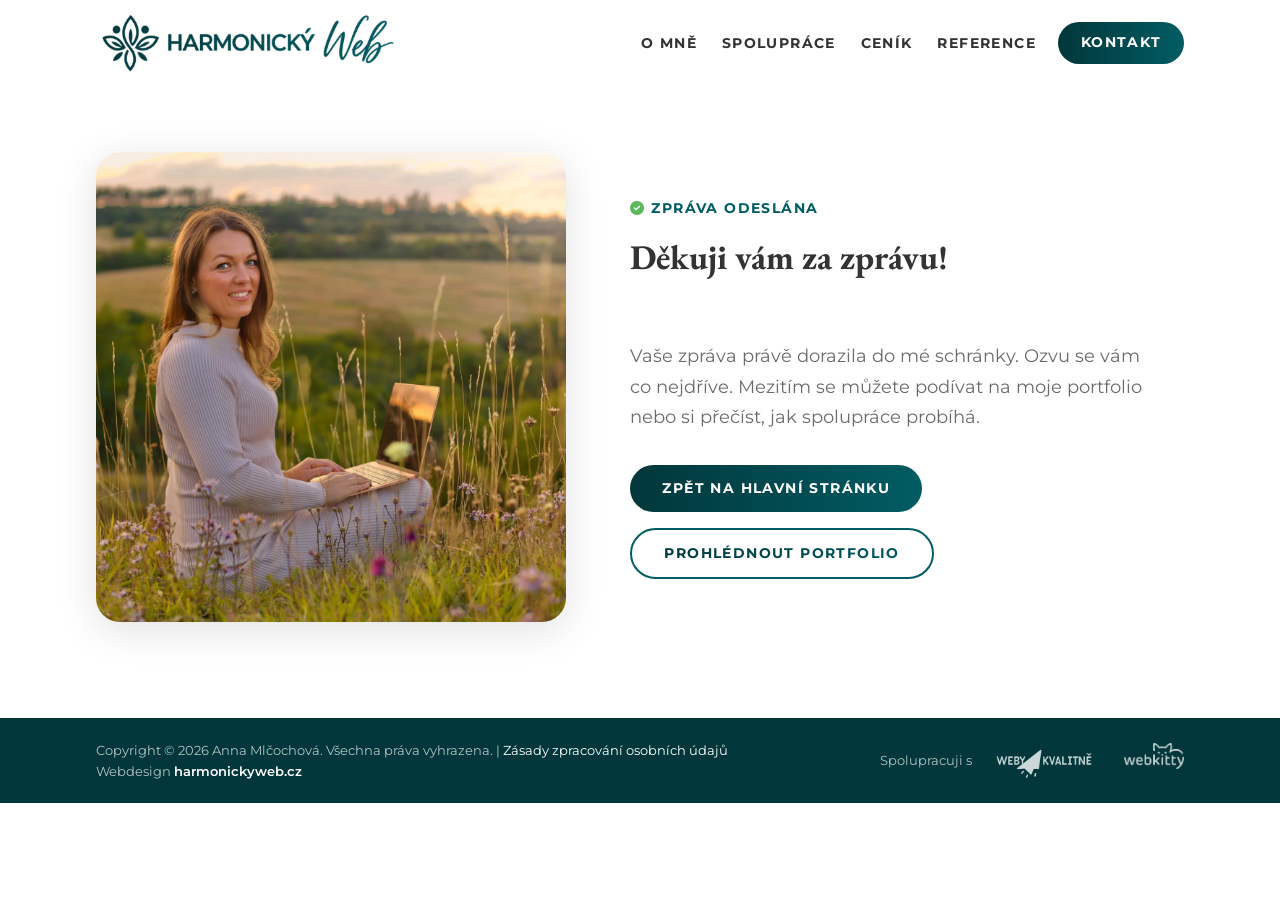
<file: dekuji.html>
<!DOCTYPE html>
<html lang="cs">

<head>
  <meta charset="UTF-8">
  <meta name="viewport" content="width=device-width, initial-scale=1.0">
  <meta name="author" content="Anna Mlčochová">
  <meta http-equiv="X-UA-Compatible" content="IE=edge">

  <!-- SEO -->
  <title>Děkuji za zprávu | Anna Mlčochová – Harmonický web</title>
  <meta name="description"
    content="Vaše zpráva byla úspěšně odeslána. Ozvu se vám co nejdříve.">
  <link rel="canonical" href="https://harmonickyweb.cz/dekuji">
  <meta name="robots" content="noindex, nofollow">

  <!-- Open Graph -->
  <meta property="og:type" content="website">
  <meta property="og:url" content="https://harmonickyweb.cz/dekuji">
  <meta property="og:title" content="Děkuji za zprávu | Anna Mlčochová – Harmonický web">
  <meta property="og:description" content="Vaše zpráva byla úspěšně odeslána. Ozvu se vám co nejdříve.">
  <meta property="og:image" content="https://harmonickyweb.cz/Obrazky/harmonicky-web-0.jpg">
  <meta property="og:locale" content="cs_CZ">
  <meta property="og:site_name" content="Harmonický web">

  <!-- Favicon -->
  <link rel="icon" type="image/png" href="Obrazky/logo-male.png">


  <link rel="preload" href="Fonty/Montserrat-Bold.woff2?v=20261021" as="font" type="font/woff2" crossorigin>
  <!-- Font Awesome -->
  <link rel="preload" href="https://cdnjs.cloudflare.com/ajax/libs/font-awesome/6.5.0/css/all.min.css" as="style">
  <noscript><link rel="stylesheet" href="https://cdnjs.cloudflare.com/ajax/libs/font-awesome/6.5.0/css/all.min.css"></noscript>

  <!-- Styles -->
  <link rel="stylesheet" href="style.css?v=20261133">
</head>

<body>

  <header class="site-header" role="banner">
    <nav class="navbar" aria-label="Hlavní navigace">
      <div class="nav-container">

        <a href="/" class="nav-logo" aria-label="Harmonický web – domů">
          <img class="nav-logo__mark" src="Obrazky/logo-hlavicka.webp" srcset="Obrazky/logo-hlavicka-mobile.webp 450w, Obrazky/logo-hlavicka.webp 760w" sizes="(max-width: 768px) 204px, 305px" width="760" height="239" alt="Harmonický web – Anna Mlčochová">
        </a>

        <button class="hamburger" aria-label="Otevřít menu" aria-expanded="false" aria-controls="nav-menu">
          <span></span><span></span><span></span>
        </button>

        <ul class="nav-menu" id="nav-menu" role="list">
          <li><a href="/#o-mne" class="nav-link">O&nbsp;mně</a></li>
          <li><a href="/#spoluprace" class="nav-link">Spolupráce</a></li>
          <li><a href="/#cenik" class="nav-link">Ceník</a></li>
          <li><a href="/#reference" class="nav-link">Reference</a></li>
          <li><a href="/#kontakt" class="btn nav-link nav-link--cta">Kontakt</a></li>
        </ul>

      </div>
    </nav>
  </header>

  <main>
    <section class="section dekuji-page" aria-labelledby="dekuji-h">
      <div class="container dekuji-page__grid">

        <div class="dekuji-page__photo">
          <img src="Obrazky/harmonicky-web-1.webp" width="1300" height="1300"
            alt="Anna Mlčochová – webdesignérka z Olomouce" loading="eager" fetchpriority="high">
        </div>

        <div class="dekuji-page__content">
          <p class="section-label"><i class="fa-solid fa-circle-check" aria-hidden="true"></i> Zpráva odeslána</p>
          <h1 class="section-title" id="dekuji-h">Děkuji vám za&nbsp;zprávu!</h1>
          <p class="dekuji-page__text">Vaše zpráva právě dorazila do&nbsp;mé schránky. Ozvu se vám co&nbsp;nejdříve.
            Mezitím se můžete podívat na&nbsp;moje portfolio nebo si přečíst, jak spolupráce probíhá.</p>

          <div class="dekuji-page__ctas">
            <a href="/" class="btn btn--primary">Zpět na&nbsp;hlavní stránku</a>
            <a href="/portfolio" class="btn btn--outline">Prohlédnout portfolio</a>
          </div>
        </div>

      </div>
    </section>
  </main>

  <footer class="site-footer" role="contentinfo">
    <div class="container">
      <div class="footer-bar">
        <p class="footer-copy">Copyright &copy; 2026 Anna Mlčochová. Všechna práva vyhrazena. | <a href="/zasady-ochrany-osobnich-udaju" class="footer-link footer-link--policy">Zásady zpracování osobních údajů</a><br>Webdesign <a
            href="https://harmonickyweb.cz" target="_blank" rel="noopener noreferrer"
            class="footer-link">harmonickyweb.cz</a></p>
        <div class="footer-partners-wrap">
          <span class="footer-partners-label">Spolupracuji s</span>
          <ul class="footer-partners" role="list">
            <li>
              <a href="https://webykvalitne.cz" target="_blank" rel="noopener noreferrer">
                <img src="Obrazky/logo-webykvalitne.png" width="540" height="169" alt="Weby kvalitně" loading="lazy">
                <span>Weby kvalitně</span>
              </a>
            </li>
            <li>
              <a href="https://webkitty.cz" target="_blank" rel="noopener noreferrer">
                <img src="Obrazky/logo-webkitty.png" width="540" height="234" alt="Webkitty" loading="lazy">
                <span>Webkitty</span>
              </a>
            </li>
          </ul>
        </div>
      </div>
    </div>
  </footer>

  <script src="script.js?v=20261131"></script>
</body>

</html>
</file>
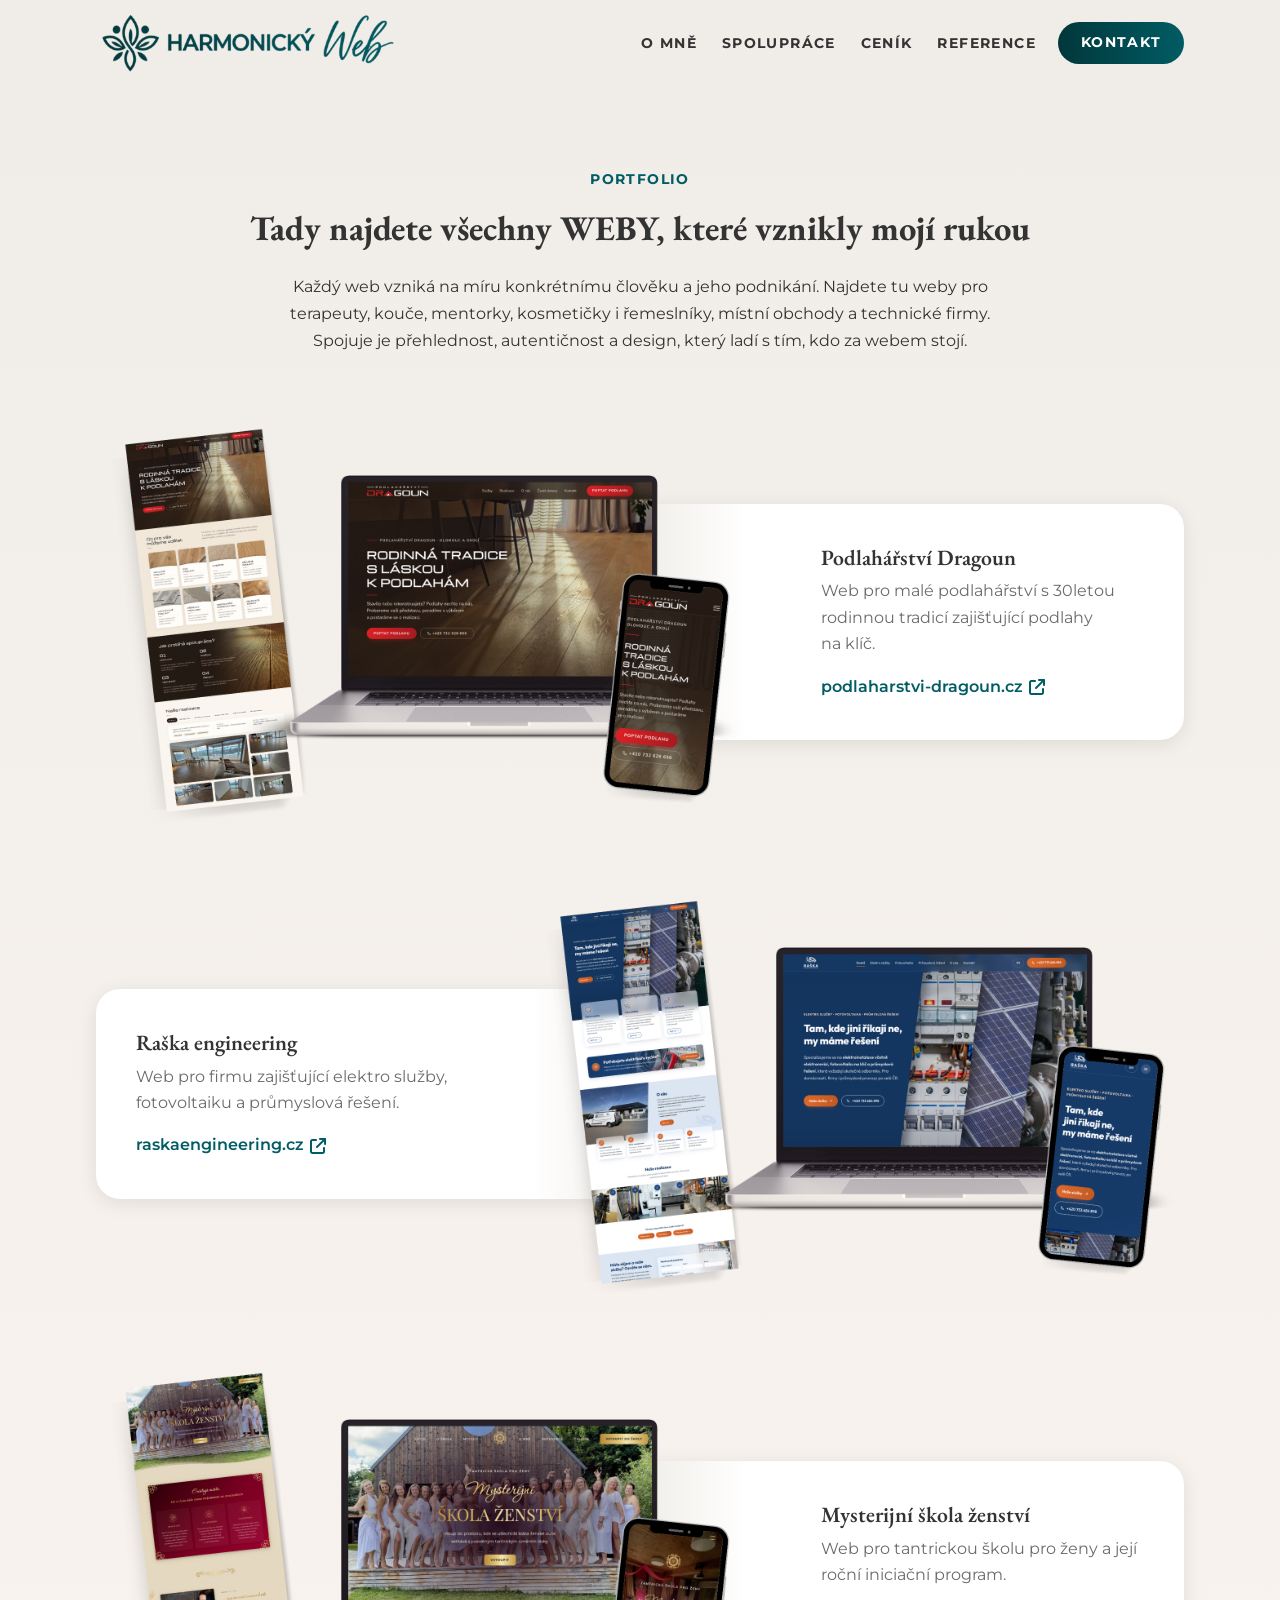
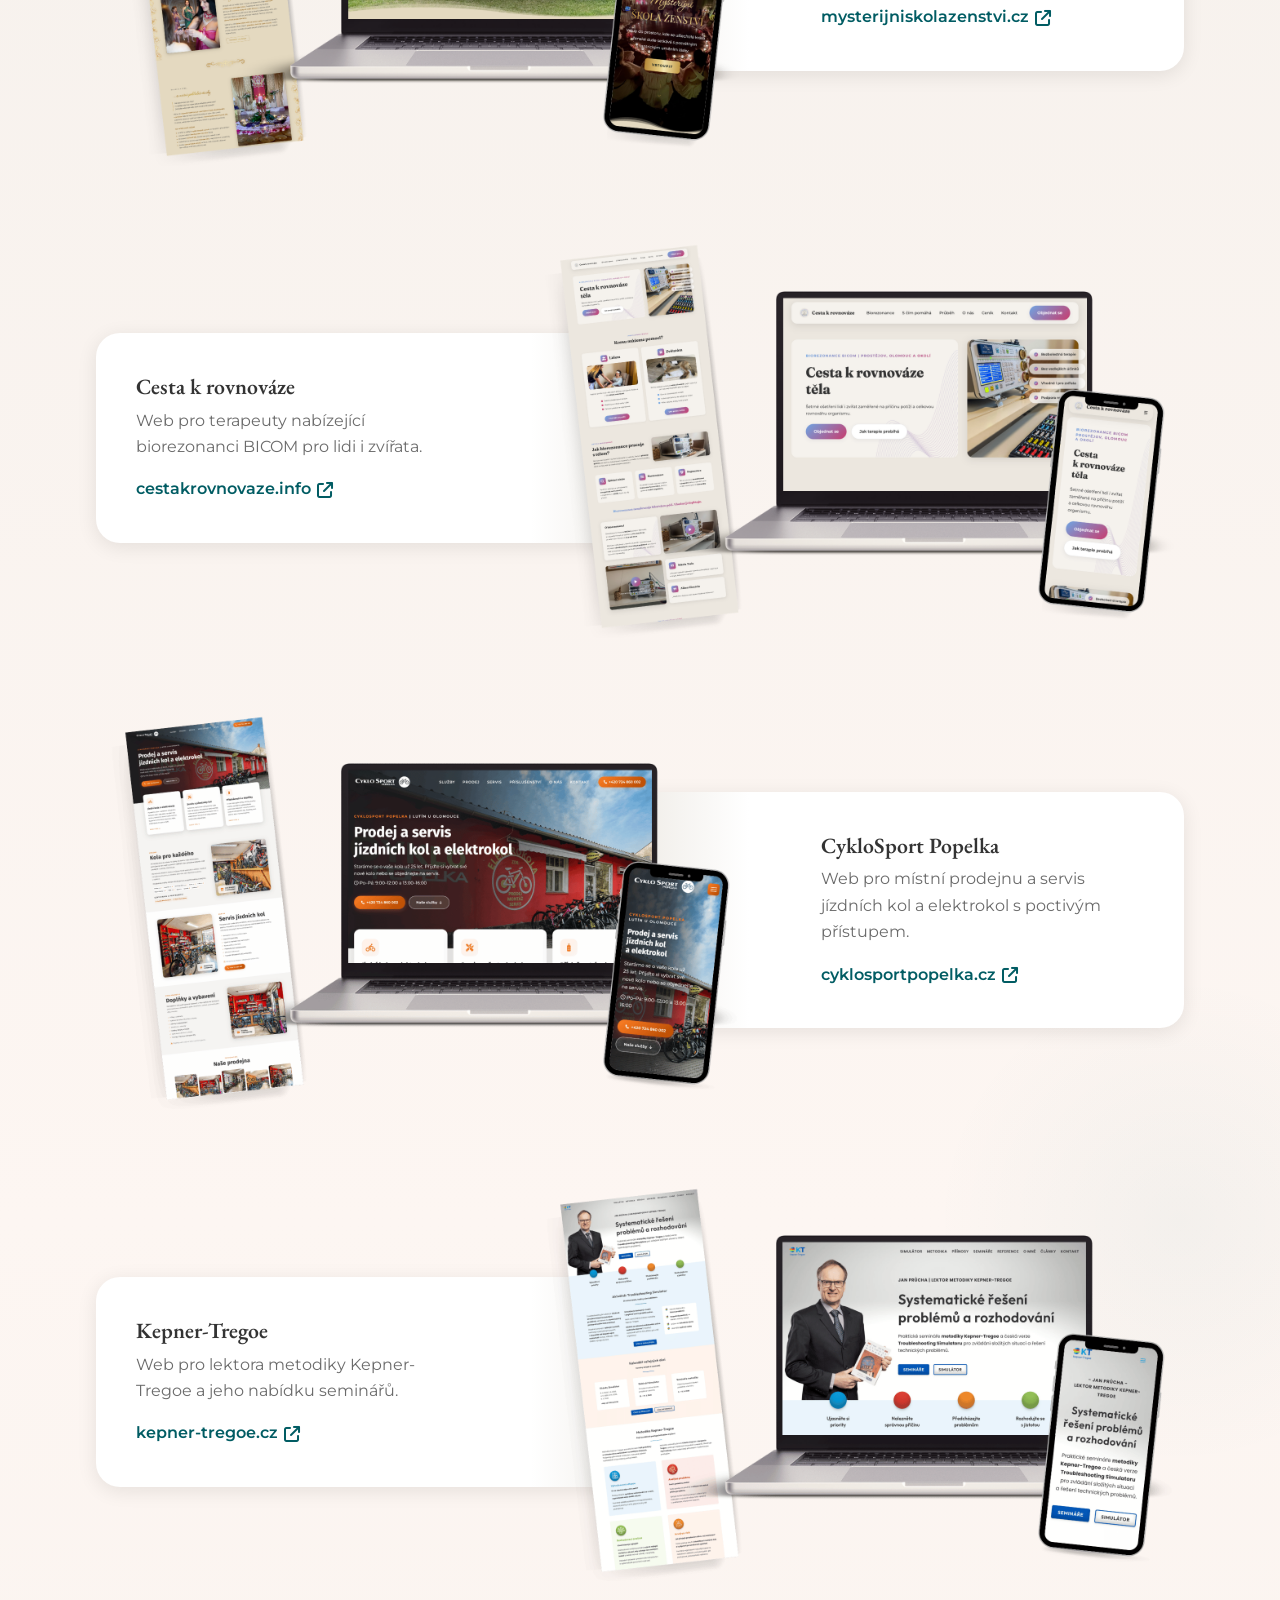
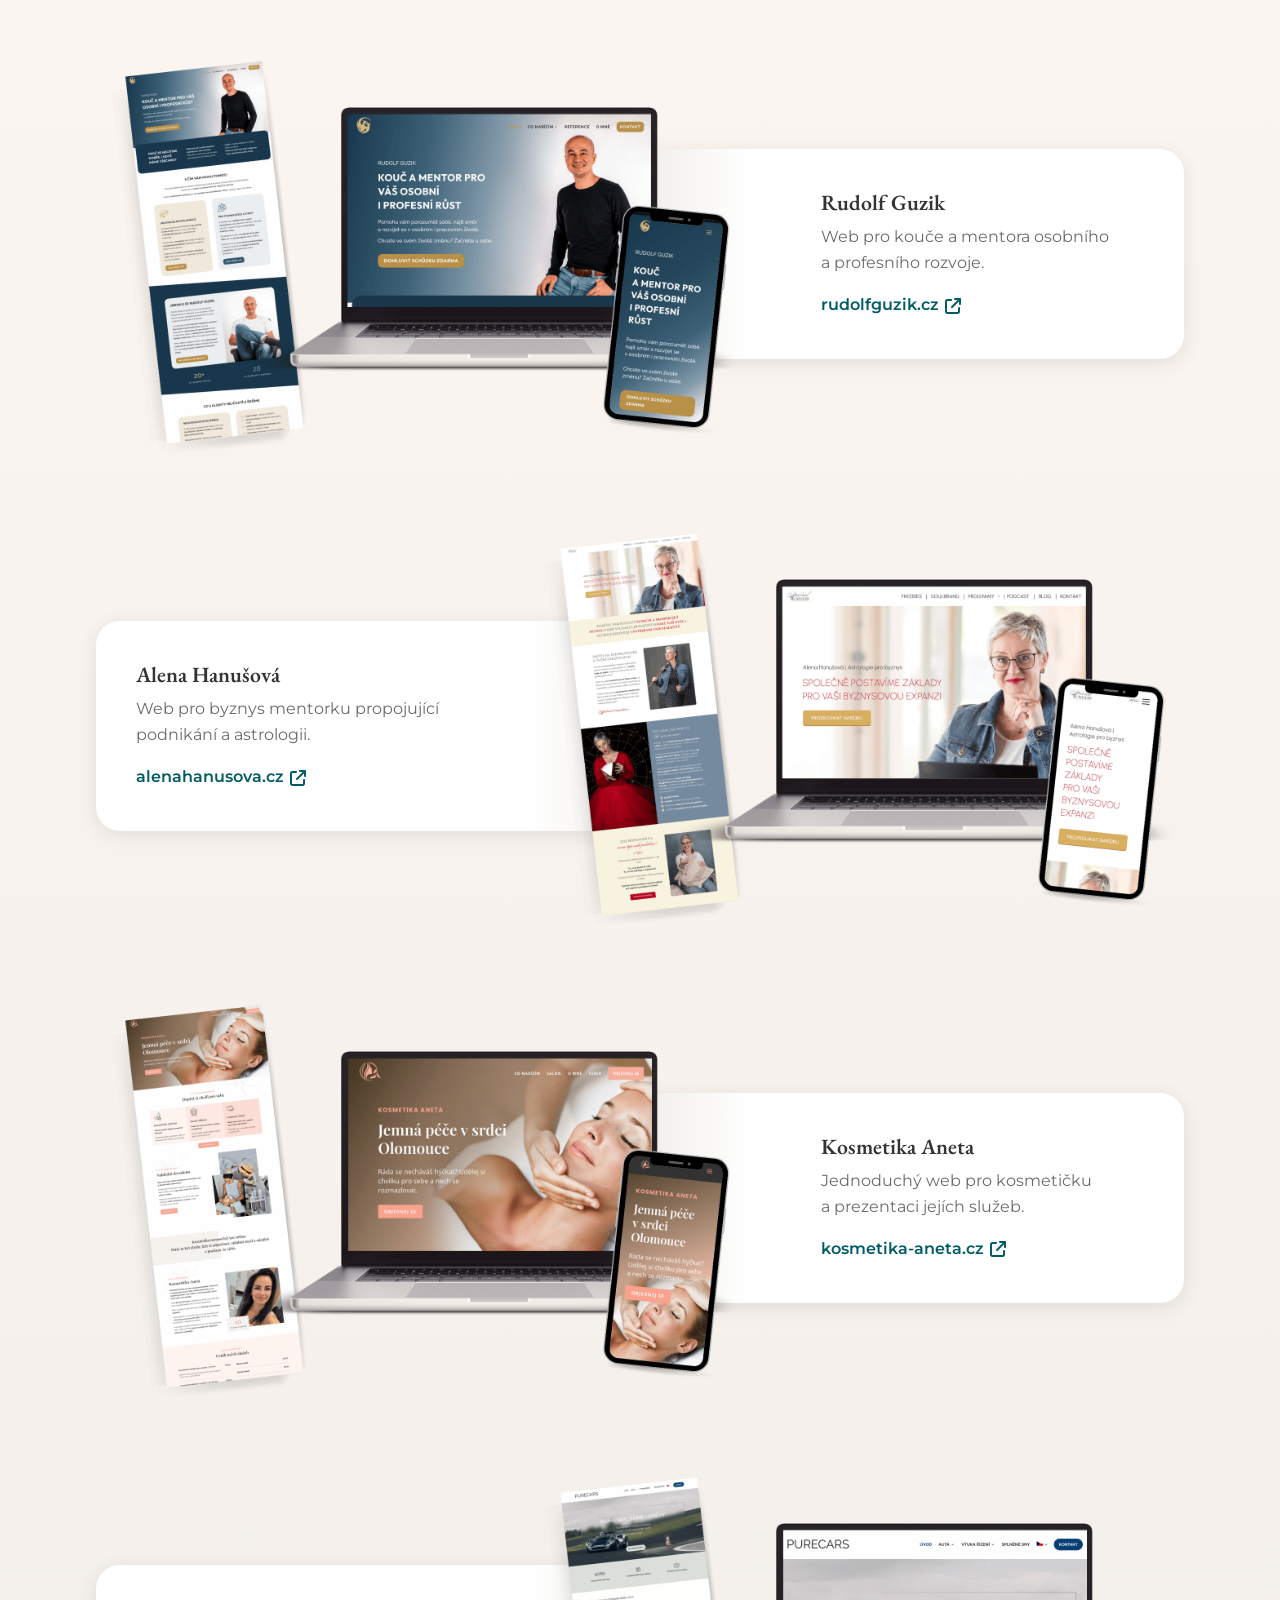
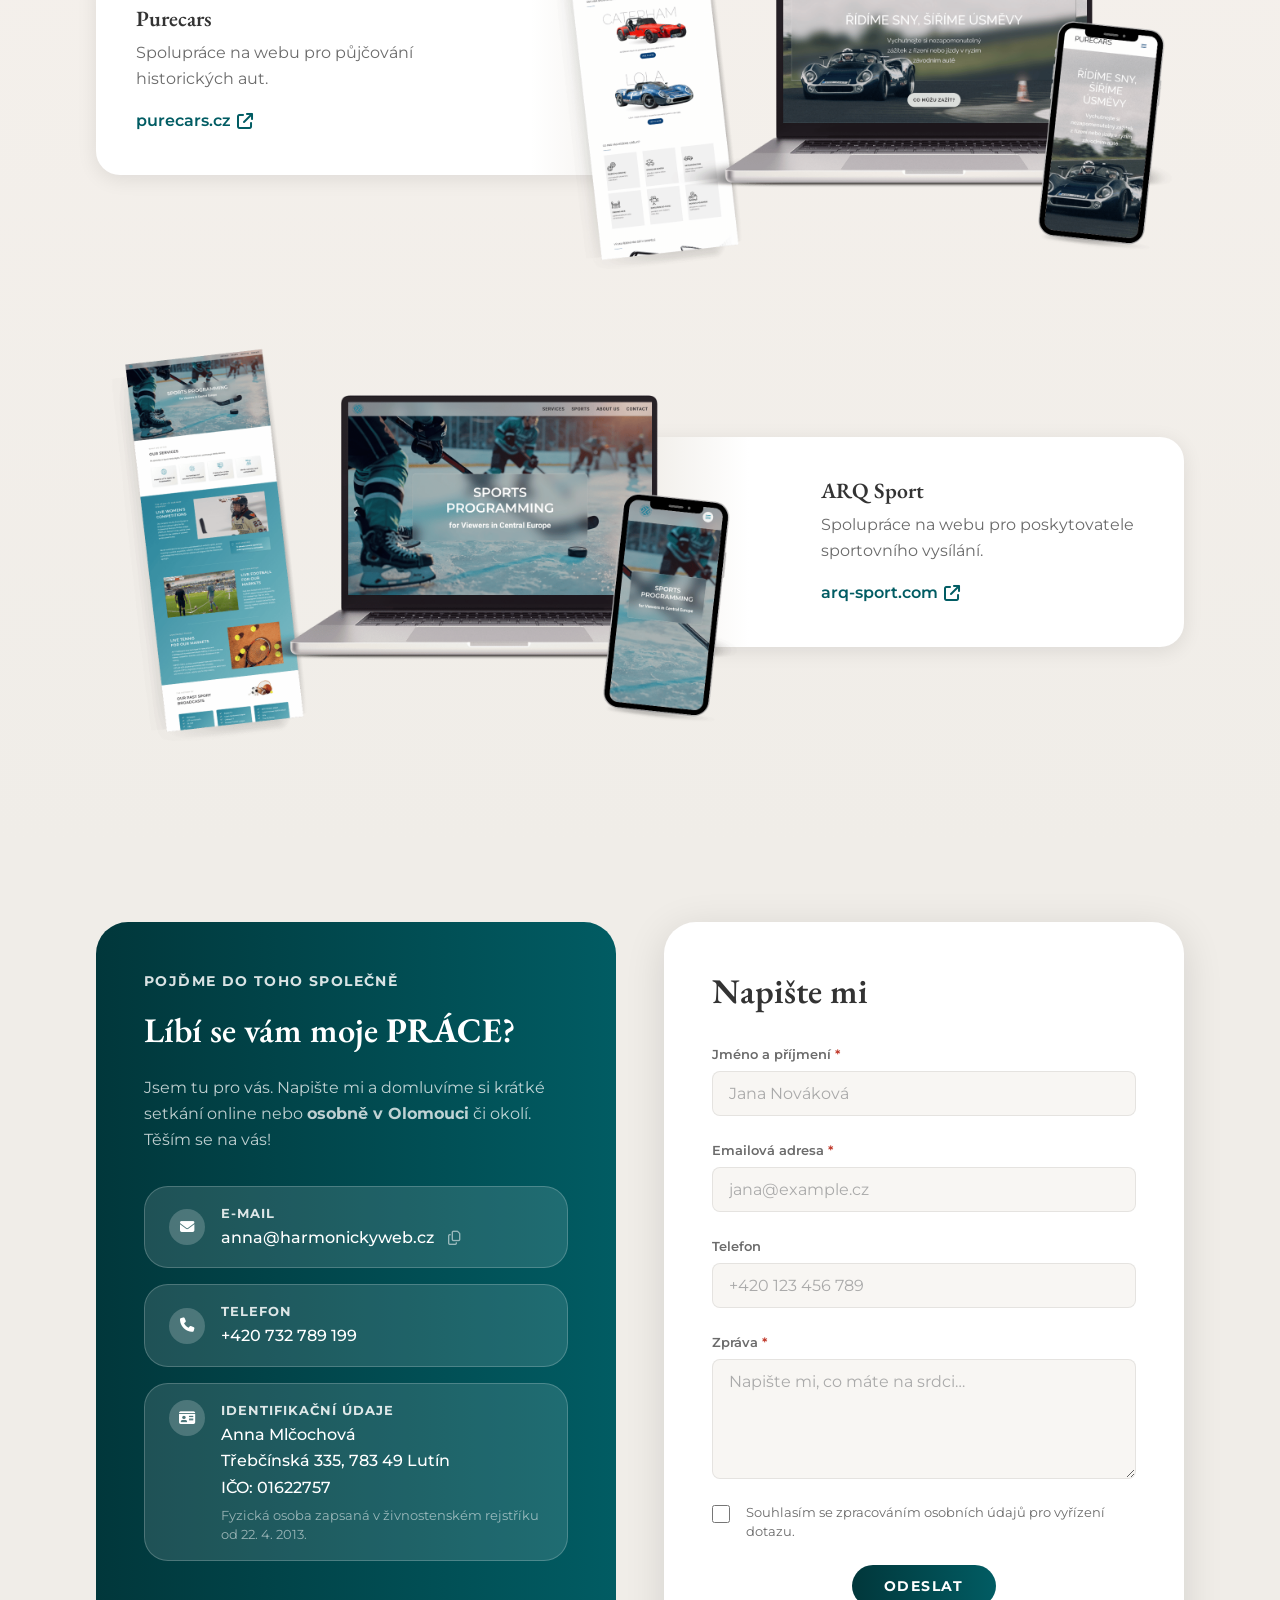
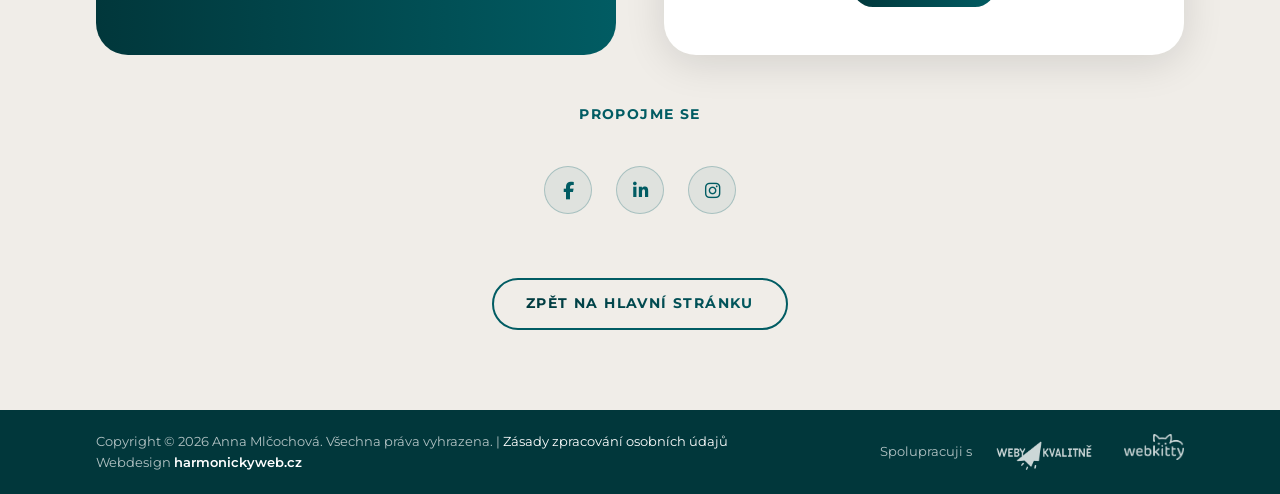
<file: portfolio.html>
<!DOCTYPE html>
<html lang="cs">

<head>
  <meta charset="UTF-8">
  <meta name="viewport" content="width=device-width, initial-scale=1.0">
  <meta name="author" content="Anna Mlčochová">
  <meta http-equiv="X-UA-Compatible" content="IE=edge">

  <!-- SEO -->
  <title>Portfolio webů | Anna Mlčochová – Harmonický web</title>
  <meta name="description"
    content="Všechny weby vytvořené Annou Mlčochovou – webdesignérkou pro klienty po celé ČR. Podívejte se na ukázky práce a reference.">
  <link rel="canonical" href="https://harmonickyweb.cz/portfolio">

  <!-- Open Graph -->
  <meta property="og:type" content="website">
  <meta property="og:url" content="https://harmonickyweb.cz/portfolio">
  <meta property="og:title" content="Portfolio webů | Anna Mlčochová – Harmonický web">
  <meta property="og:description"
    content="Všechny weby vytvořené Annou Mlčochovou – webdesignérkou pro klienty po celé ČR.">
  <meta property="og:image" content="https://harmonickyweb.cz/Obrazky/og-image.jpg">
  <meta property="og:image:width" content="2400">
  <meta property="og:image:height" content="1260">
  <meta property="og:locale" content="cs_CZ">
  <meta property="og:site_name" content="Harmonický web">

  <meta name="twitter:card" content="summary_large_image">
  <meta name="twitter:title" content="Portfolio webů | Anna Mlčochová – Harmonický web">
  <meta name="twitter:description"
    content="Všechny weby vytvořené Annou Mlčochovou – webdesignérkou pro klienty po celé ČR.">
  <meta name="twitter:image" content="https://harmonickyweb.cz/Obrazky/og-image.jpg">

  <!-- Favicon -->
  <link rel="icon" type="image/png" href="Obrazky/logo-male.png">


  <link rel="preload" href="Fonty/Montserrat-Bold.woff2?v=20261021" as="font" type="font/woff2" crossorigin>
  <!-- Font Awesome -->
  <link rel="preload" href="https://cdnjs.cloudflare.com/ajax/libs/font-awesome/6.5.0/css/all.min.css" as="style">
  <noscript><link rel="stylesheet" href="https://cdnjs.cloudflare.com/ajax/libs/font-awesome/6.5.0/css/all.min.css"></noscript>

  <!-- Styles -->
  <link rel="stylesheet" href="style.css?v=20261133">

  <!-- Structured Data -->
  <!-- POZOR: při přidání/odebrání projektu v .portfolio-grid níže aktualizuj i ItemList v CollectionPage schématu -->
  <script type="application/ld+json">
  {
    "@context": "https://schema.org",
    "@type": "BreadcrumbList",
    "itemListElement": [
      { "@type": "ListItem", "position": 1, "name": "Domů", "item": "https://harmonickyweb.cz/" },
      { "@type": "ListItem", "position": 2, "name": "Portfolio", "item": "https://harmonickyweb.cz/portfolio" }
    ]
  }
  </script>
  <script type="application/ld+json">
  {
    "@context": "https://schema.org",
    "@type": "CollectionPage",
    "name": "Portfolio webů | Anna Mlčochová – Harmonický web",
    "url": "https://harmonickyweb.cz/portfolio",
    "about": { "@id": "https://harmonickyweb.cz/#business" },
    "mainEntity": {
      "@type": "ItemList",
      "itemListElement": [
        {
          "@type": "ListItem", "position": 1,
          "item": {
            "@type": "WebSite", "name": "Podlahářství Dragoun", "url": "https://podlaharstvi-dragoun.cz",
            "description": "Web pro malé podlahářství s 30letou rodinnou tradicí zajišťující podlahy na klíč.",
            "creator": { "@id": "https://harmonickyweb.cz/#anna" }
          }
        },
        {
          "@type": "ListItem", "position": 2,
          "item": {
            "@type": "WebSite", "name": "Raška engineering", "url": "https://raskaengineering.cz",
            "description": "Web pro firmu zajišťující elektro služby, fotovoltaiku a průmyslová řešení.",
            "creator": { "@id": "https://harmonickyweb.cz/#anna" }
          }
        },
        {
          "@type": "ListItem", "position": 3,
          "item": {
            "@type": "WebSite", "name": "Mysterijní škola ženství", "url": "https://mysterijniskolazenstvi.cz",
            "description": "Web pro tantrickou školu pro ženy a její roční iniciační program.",
            "creator": { "@id": "https://harmonickyweb.cz/#anna" }
          }
        },
        {
          "@type": "ListItem", "position": 4,
          "item": {
            "@type": "WebSite", "name": "Cesta k rovnováze", "url": "https://cestakrovnovaze.info",
            "description": "Web pro terapeuty nabízející biorezonanci BICOM pro lidi i zvířata.",
            "creator": { "@id": "https://harmonickyweb.cz/#anna" }
          }
        },
        {
          "@type": "ListItem", "position": 5,
          "item": {
            "@type": "WebSite", "name": "CykloSport Popelka", "url": "https://cyklosportpopelka.cz",
            "description": "Web pro místní prodejnu a servis jízdních kol a elektrokol.",
            "creator": { "@id": "https://harmonickyweb.cz/#anna" }
          }
        },
        {
          "@type": "ListItem", "position": 6,
          "item": {
            "@type": "WebSite", "name": "Kepner-Tregoe", "url": "https://kepner-tregoe.cz",
            "description": "Web pro lektora metodiky Kepner-Tregoe a jeho nabídku seminářů.",
            "creator": { "@id": "https://harmonickyweb.cz/#anna" }
          }
        },
        {
          "@type": "ListItem", "position": 7,
          "item": {
            "@type": "WebSite", "name": "Rudolf Guzik", "url": "https://rudolfguzik.cz",
            "description": "Web pro kouče a mentora osobního a profesního rozvoje.",
            "creator": { "@id": "https://harmonickyweb.cz/#anna" }
          }
        },
        {
          "@type": "ListItem", "position": 8,
          "item": {
            "@type": "WebSite", "name": "Alena Hanušová", "url": "https://alenahanusova.cz",
            "description": "Web pro byznys mentorku propojující podnikání a astrologii.",
            "creator": { "@id": "https://harmonickyweb.cz/#anna" }
          }
        },
        {
          "@type": "ListItem", "position": 9,
          "item": {
            "@type": "WebSite", "name": "Kosmetika Aneta", "url": "https://kosmetika-aneta.cz",
            "description": "Jednoduchý web pro kosmetičku a prezentaci jejích služeb.",
            "creator": { "@id": "https://harmonickyweb.cz/#anna" }
          }
        },
        {
          "@type": "ListItem", "position": 10,
          "item": {
            "@type": "WebSite", "name": "Purecars", "url": "https://purecars.cz",
            "description": "Web pro půjčování historických aut.",
            "creator": { "@id": "https://harmonickyweb.cz/#anna" }
          }
        },
        {
          "@type": "ListItem", "position": 11,
          "item": {
            "@type": "WebSite", "name": "ARQ Sport", "url": "https://arq-sport.com",
            "description": "Web pro poskytovatele sportovního vysílání.",
            "creator": { "@id": "https://harmonickyweb.cz/#anna" }
          }
        }
      ]
    }
  }
  </script>
</head>

<body>

  <header class="site-header" role="banner">
    <nav class="navbar" aria-label="Hlavní navigace">
      <div class="nav-container">

        <a href="/" class="nav-logo" aria-label="Harmonický web – domů">
          <img class="nav-logo__mark" src="Obrazky/logo-hlavicka.webp" srcset="Obrazky/logo-hlavicka-mobile.webp 450w, Obrazky/logo-hlavicka.webp 760w" sizes="(max-width: 768px) 204px, 305px" width="760" height="239" alt="Harmonický web – Anna Mlčochová">
        </a>

        <button class="hamburger" aria-label="Otevřít menu" aria-expanded="false" aria-controls="nav-menu">
          <span></span><span></span><span></span>
        </button>

        <ul class="nav-menu" id="nav-menu" role="list">
          <li><a href="/#o-mne" class="nav-link">O&nbsp;mně</a></li>
          <li><a href="/#spoluprace" class="nav-link">Spolupráce</a></li>
          <li><a href="/#cenik" class="nav-link">Ceník</a></li>
          <li><a href="/#reference" class="nav-link">Reference</a></li>
          <li><a href="/#kontakt" class="btn nav-link nav-link--cta">Kontakt</a></li>
        </ul>

      </div>
    </nav>
  </header>

  <main>
    <section class="section portfolio portfolio-page" aria-labelledby="portfolio-page-h">
      <div class="container">

        <p class="section-label">Portfolio</p>
        <h1 class="section-title" id="portfolio-page-h">Tady najdete všechny <strong>WEBY</strong>, které vznikly
          mojí rukou</h1>
        <p class="portfolio-page__intro">Každý web vzniká na&nbsp;míru konkrétnímu člověku a&nbsp;jeho podnikání. Najdete
          tu weby pro terapeuty, kouče, mentorky, kosmetičky i&nbsp;řemeslníky, místní obchody a&nbsp;technické firmy.
          Spojuje je přehlednost, autentičnost a&nbsp;design, který ladí s&nbsp;tím, kdo za&nbsp;webem stojí.</p>

        <!-- POZOR: nový/odebraný projekt sem i do ItemList v CollectionPage schématu v <head> -->
        <div class="portfolio-grid">

          <article class="portfolio-card">
            <div class="portfolio-mockup">
              <img src="Obrazky/Portfolio/mockup-dragoun.webp?v=20261016" width="1600" height="1000" alt="Náhled webu Podlahářství Dragoun"
                class="portfolio-mockup-img" loading="eager">
            </div>
            <div class="portfolio-info">
              <h3>Podlahářství Dragoun</h3>
              <p>Web pro malé podlahářství s&nbsp;30letou rodinnou tradicí zajišťující podlahy na&nbsp;klíč.</p>
              <a href="https://podlaharstvi-dragoun.cz" target="_blank" rel="noopener noreferrer"
                class="portfolio-link">podlaharstvi-dragoun.cz <i class="fa-solid fa-arrow-up-right-from-square"
                  aria-hidden="true"></i></a>
            </div>
          </article>

          <article class="portfolio-card">
            <div class="portfolio-mockup">
              <img src="Obrazky/Portfolio/mockup-raska-engineering.webp?v=20261016" width="1600" height="1000" alt="Náhled webu Raška engineering"
                class="portfolio-mockup-img" loading="lazy">
            </div>
            <div class="portfolio-info">
              <h3>Raška engineering</h3>
              <p>Web pro firmu zajišťující elektro služby, fotovoltaiku a&nbsp;průmyslová řešení.</p>
              <a href="https://raskaengineering.cz" target="_blank" rel="noopener noreferrer"
                class="portfolio-link">raskaengineering.cz <i class="fa-solid fa-arrow-up-right-from-square"
                  aria-hidden="true"></i></a>
            </div>
          </article>

          <article class="portfolio-card">
            <div class="portfolio-mockup">
              <img src="Obrazky/Portfolio/mockup-tantra.webp?v=20261016" width="1600" height="1000" alt="Náhled webu Mysterijní škola ženství"
                class="portfolio-mockup-img" loading="lazy">
            </div>
            <div class="portfolio-info">
              <h3>Mysterijní škola ženství</h3>
              <p>Web pro tantrickou školu pro ženy a&nbsp;její roční iniciační program.</p>
              <a href="https://mysterijniskolazenstvi.cz" target="_blank" rel="noopener noreferrer"
                class="portfolio-link">mysterijniskolazenstvi.cz <i class="fa-solid fa-arrow-up-right-from-square"
                  aria-hidden="true"></i></a>
            </div>
          </article>

          <article class="portfolio-card">
            <div class="portfolio-mockup">
              <img src="Obrazky/Portfolio/mockup-cestakrovnovaze.webp?v=20261016" width="1600" height="1000" alt="Náhled webu Cesta k rovnováze"
                class="portfolio-mockup-img" loading="lazy">
            </div>
            <div class="portfolio-info">
              <h3>Cesta k rovnováze</h3>
              <p>Web pro terapeuty nabízející biorezonanci BICOM pro lidi i&nbsp;zvířata.</p>
              <a href="https://cestakrovnovaze.info" target="_blank" rel="noopener noreferrer"
                class="portfolio-link">cestakrovnovaze.info <i class="fa-solid fa-arrow-up-right-from-square"
                  aria-hidden="true"></i></a>
            </div>
          </article>

          <article class="portfolio-card">
            <div class="portfolio-mockup">
              <img src="Obrazky/Portfolio/mockup-cyklosport.webp?v=20261016" width="1600" height="1000" alt="Náhled webu CykloSport Popelka"
                class="portfolio-mockup-img" loading="lazy">
            </div>
            <div class="portfolio-info">
              <h3>CykloSport Popelka</h3>
              <p>Web pro místní prodejnu a&nbsp;servis jízdních kol a&nbsp;elektrokol s&nbsp;poctivým přístupem.</p>
              <a href="https://cyklosportpopelka.cz" target="_blank" rel="noopener noreferrer"
                class="portfolio-link">cyklosportpopelka.cz <i class="fa-solid fa-arrow-up-right-from-square"
                  aria-hidden="true"></i></a>
            </div>
          </article>

          <article class="portfolio-card">
            <div class="portfolio-mockup">
              <img src="Obrazky/Portfolio/mockup-kepner-tregoe.webp?v=20261016" width="1600" height="1000" alt="Náhled webu Kepner-Tregoe"
                class="portfolio-mockup-img" loading="lazy">
            </div>
            <div class="portfolio-info">
              <h3>Kepner-Tregoe</h3>
              <p>Web pro lektora metodiky Kepner-Tregoe a&nbsp;jeho nabídku seminářů.</p>
              <a href="https://kepner-tregoe.cz" target="_blank" rel="noopener noreferrer"
                class="portfolio-link">kepner-tregoe.cz <i class="fa-solid fa-arrow-up-right-from-square"
                  aria-hidden="true"></i></a>
            </div>
          </article>

          <article class="portfolio-card">
            <div class="portfolio-mockup">
              <img src="Obrazky/Portfolio/mockup-rudolfguzik.webp?v=20261016" width="1600" height="1000" alt="Náhled webu Rudolf Guzik"
                class="portfolio-mockup-img" loading="lazy">
            </div>
            <div class="portfolio-info">
              <h3>Rudolf Guzik</h3>
              <p>Web pro kouče a&nbsp;mentora osobního a&nbsp;profesního rozvoje.</p>
              <a href="https://rudolfguzik.cz" target="_blank" rel="noopener noreferrer"
                class="portfolio-link">rudolfguzik.cz <i class="fa-solid fa-arrow-up-right-from-square"
                  aria-hidden="true"></i></a>
            </div>
          </article>

          <article class="portfolio-card">
            <div class="portfolio-mockup">
              <img src="Obrazky/Portfolio/mockup-alenahanusova.webp?v=20261016" width="1600" height="1000" alt="Náhled webu Alena Hanušová"
                class="portfolio-mockup-img" loading="lazy">
            </div>
            <div class="portfolio-info">
              <h3>Alena Hanušová</h3>
              <p>Web pro byznys mentorku propojující podnikání a&nbsp;astrologii.</p>
              <a href="https://alenahanusova.cz" target="_blank" rel="noopener noreferrer"
                class="portfolio-link">alenahanusova.cz <i class="fa-solid fa-arrow-up-right-from-square"
                  aria-hidden="true"></i></a>
            </div>
          </article>

          <article class="portfolio-card">
            <div class="portfolio-mockup">
              <img src="Obrazky/Portfolio/mockup-kometika-aneta.webp?v=20261016" width="1600" height="1000" alt="Náhled webu Kosmetika Aneta"
                class="portfolio-mockup-img" loading="lazy">
            </div>
            <div class="portfolio-info">
              <h3>Kosmetika Aneta</h3>
              <p>Jednoduchý web pro kosmetičku a&nbsp;prezentaci jejích služeb.</p>
              <a href="https://kosmetika-aneta.cz" target="_blank" rel="noopener noreferrer"
                class="portfolio-link">kosmetika-aneta.cz <i class="fa-solid fa-arrow-up-right-from-square"
                  aria-hidden="true"></i></a>
            </div>
          </article>

          <article class="portfolio-card">
            <div class="portfolio-mockup">
              <img src="Obrazky/Portfolio/mockup-purecars.webp?v=20261016" width="1600" height="1000" alt="Náhled webu Purecars"
                class="portfolio-mockup-img" loading="lazy">
            </div>
            <div class="portfolio-info">
              <h3>Purecars</h3>
              <p>Spolupráce na webu pro půjčování historických aut.</p>
              <a href="https://purecars.cz" target="_blank" rel="noopener noreferrer"
                class="portfolio-link">purecars.cz <i class="fa-solid fa-arrow-up-right-from-square"
                  aria-hidden="true"></i></a>
            </div>
          </article>

          <article class="portfolio-card">
            <div class="portfolio-mockup">
              <img src="Obrazky/Portfolio/mockup-arq-sport.webp?v=20261016" width="1600" height="1000" alt="Náhled webu ARQ Sport"
                class="portfolio-mockup-img" loading="lazy">
            </div>
            <div class="portfolio-info">
              <h3>ARQ Sport</h3>
              <p>Spolupráce na webu pro poskytovatele sportovního vysílání.</p>
              <a href="https://arq-sport.com" target="_blank" rel="noopener noreferrer"
                class="portfolio-link">arq-sport.com <i class="fa-solid fa-arrow-up-right-from-square"
                  aria-hidden="true"></i></a>
            </div>
          </article>

        </div>

      </div>
    </section>

    <section class="section kontakt" id="kontakt" aria-labelledby="kontakt-h">
      <div class="container">
        <div class="kontakt__body">

          <!-- Levý sloupec: info + kontaktní čipy -->
          <div class="kontakt__left">
            <p class="section-label">Pojďme do&nbsp;toho společně</p>
            <h2 class="section-title" id="kontakt-h">Líbí se vám moje <strong>PRÁCE</strong>?</h2>
            <p class="kontakt__perex">Jsem tu pro vás. Napište mi a&nbsp;domluvíme si krátké
              setkání online nebo <strong>osobně v&nbsp;Olomouci</strong> či okolí.</p>
            <p class="kontakt__perex">Těším se na vás!</p>

            <div class="kontakt__contacts" role="list">
              <div class="kontakt__contact-item" role="listitem">
                <span class="kontakt__contact-icon" aria-hidden="true"><i class="fa-solid fa-envelope"></i></span>
                <span class="kontakt__contact-text">
                  <span class="kontakt__contact-label">E-mail</span>
                  <span class="kontakt__contact-value kontakt__contact-value--email">
                    <a href="mailto:anna@harmonickyweb.cz" class="kontakt__email-link">anna@harmonickyweb.cz</a>
                    <button class="copy-email-btn" aria-label="Zkopírovat e-mail" data-copy="anna@harmonickyweb.cz">
                      <i class="fa-regular fa-copy" aria-hidden="true"></i>
                    </button>
                  </span>
                </span>
              </div>
              <a href="tel:+420732789199" class="kontakt__contact-item" role="listitem">
                <span class="kontakt__contact-icon" aria-hidden="true"><i class="fa-solid fa-phone"></i></span>
                <span class="kontakt__contact-text">
                  <span class="kontakt__contact-label">Telefon</span>
                  <span class="kontakt__contact-value">+420&nbsp;732&nbsp;789&nbsp;199</span>
                </span>
              </a>
              <div class="kontakt__contact-item kontakt__contact-item--static" role="listitem">
                <span class="kontakt__contact-icon" aria-hidden="true"><i class="fa-solid fa-id-card"></i></span>
                <span class="kontakt__contact-text">
                  <span class="kontakt__contact-label">Identifikační údaje</span>
                  <span class="kontakt__contact-value">Anna Mlčochová<br>Třebčínská 335,
                    783&nbsp;49&nbsp;Lutín<br>IČO:&nbsp;01622757</span>
                  <span class="kontakt__contact-note">Fyzická osoba zapsaná v&nbsp;živnostenském rejstříku
                    od&nbsp;22.&nbsp;4.&nbsp;2013.</span>
                </span>
              </div>
            </div>
          </div>

          <!-- Pravý sloupec: formulář -->
          <div class="kontakt__form-card">
            <h3 class="kontakt__form-title">Napište mi</h3>
            <form class="contact-form" action="https://formspree.io/f/mbglopva" method="POST" novalidate
              aria-label="Kontaktní formulář">
              <input type="hidden" name="_subject" value="Nová zpráva z harmonickyweb.cz">
              <input type="hidden" name="_language" value="cs">
              <input type="hidden" name="_next" value="https://harmonickyweb.cz/dekuji">

              <!-- Honeypot -->
              <div class="form-honeypot" aria-hidden="true">
                <label for="website-p">Nevyplňujte</label>
                <input type="text" id="website-p" name="_gotcha" tabindex="-1" autocomplete="off">
              </div>

              <div role="alert" aria-live="assertive" class="form-alert"></div>

              <div class="form-group">
                <label for="name-p" class="form-label">Jméno a příjmení <span aria-hidden="true">*</span></label>
                <input type="text" id="name-p" name="name" class="form-input" required autocomplete="name"
                  placeholder="Jana Nováková">
              </div>
              <div class="form-group">
                <label for="email-p" class="form-label">Emailová adresa <span aria-hidden="true">*</span></label>
                <input type="email" id="email-p" name="email" class="form-input" required autocomplete="email"
                  placeholder="jana@example.cz">
              </div>
              <div class="form-group">
                <label for="phone-p" class="form-label">Telefon</label>
                <input type="tel" id="phone-p" name="phone" class="form-input" autocomplete="tel"
                  placeholder="+420 123 456 789">
              </div>
              <div class="form-group">
                <label for="message-p" class="form-label">Zpráva <span aria-hidden="true">*</span></label>
                <textarea id="message-p" name="message" class="form-input form-textarea" required rows="4"
                  placeholder="Napište mi, co máte na srdci…"></textarea>
              </div>
              <div class="form-group form-group--check">
                <input type="checkbox" id="gdpr-p" name="gdpr" required>
                <label for="gdpr-p">Souhlasím se zpracováním osobních údajů pro vyřízení dotazu.</label>
              </div>
              <button type="submit" class="btn btn--primary kontakt__submit">ODESLAT</button>
            </form>
          </div>

        </div><!-- /.kontakt__body -->

        <div class="kontakt__social-section">
          <p class="section-label">Propojme se</p>
          <ul class="kontakt__social" role="list" aria-label="Sociální sítě">
            <li><a href="https://www.facebook.com/mlcochova.anna" target="_blank" rel="noopener noreferrer"
                aria-label="Facebook"><i class="fa-brands fa-facebook-f" aria-hidden="true"></i></a></li>
            <li><a href="https://www.linkedin.com/in/anna-mlcochova-884896392/" target="_blank"
                rel="noopener noreferrer" aria-label="LinkedIn"><i class="fa-brands fa-linkedin-in"
                  aria-hidden="true"></i></a></li>
            <li><a href="https://www.instagram.com/mlcochova.anna/" target="_blank" rel="noopener noreferrer"
                aria-label="Instagram"><i class="fa-brands fa-instagram" aria-hidden="true"></i></a></li>
          </ul>
        </div>

        <div class="portfolio-footer">
          <a href="/#portfolio" class="btn btn--outline">Zpět na hlavní stránku</a>
        </div>

      </div><!-- /.container -->
    </section>
  </main>

  <footer class="site-footer" role="contentinfo">
    <div class="container">
      <div class="footer-bar">
        <p class="footer-copy">Copyright &copy; 2026 Anna Mlčochová. Všechna práva vyhrazena. | <a href="/zasady-ochrany-osobnich-udaju" class="footer-link footer-link--policy">Zásady zpracování osobních údajů</a><br>Webdesign <a
            href="https://harmonickyweb.cz" target="_blank" rel="noopener noreferrer"
            class="footer-link">harmonickyweb.cz</a></p>
        <div class="footer-partners-wrap">
          <span class="footer-partners-label">Spolupracuji s</span>
          <ul class="footer-partners" role="list">
            <li>
              <a href="https://webykvalitne.cz" target="_blank" rel="noopener noreferrer">
                <img src="Obrazky/logo-webykvalitne.png" width="540" height="169" alt="Weby kvalitně" loading="lazy">
                <span>Weby kvalitně</span>
              </a>
            </li>
            <li>
              <a href="https://webkitty.cz" target="_blank" rel="noopener noreferrer">
                <img src="Obrazky/logo-webkitty.png" width="540" height="234" alt="Webkitty" loading="lazy">
                <span>Webkitty</span>
              </a>
            </li>
          </ul>
        </div>
      </div>
    </div>
  </footer>


  <script src="script.js?v=20261131"></script>
</body>

</html>
</file>
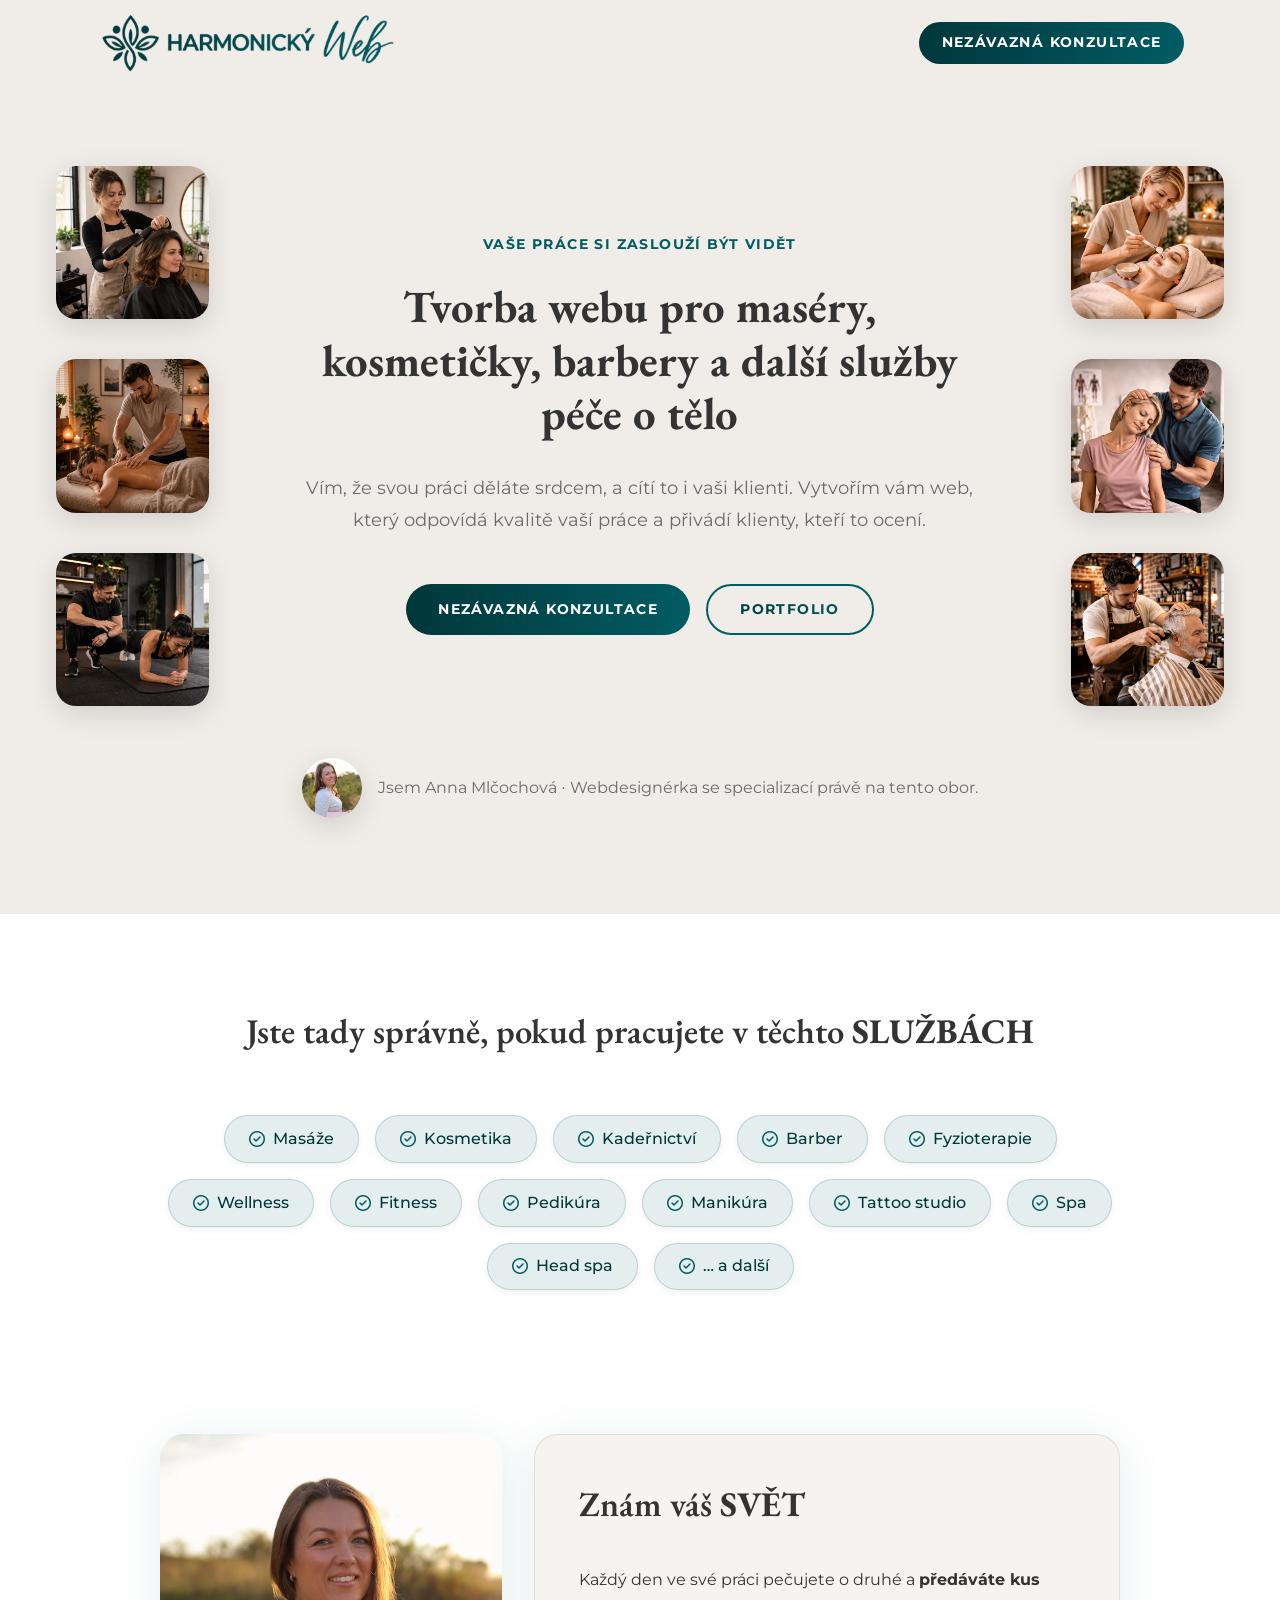
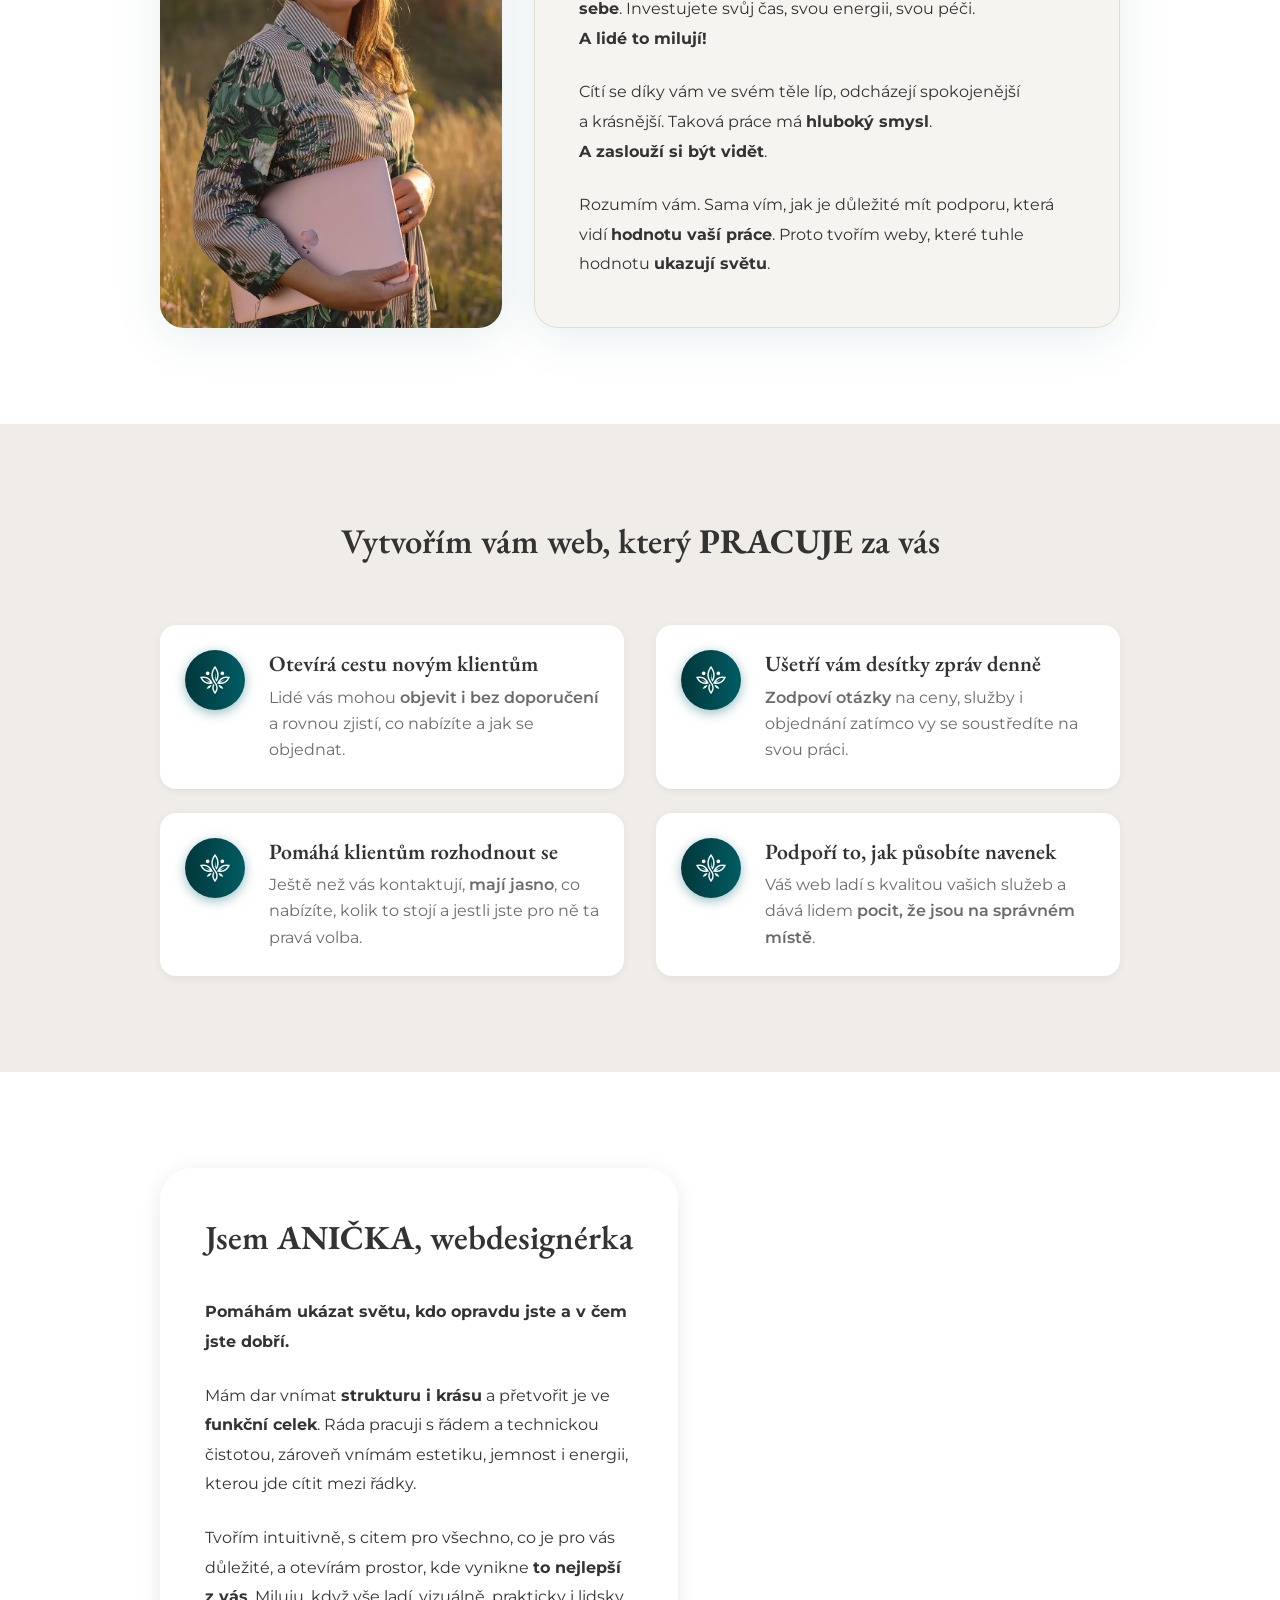
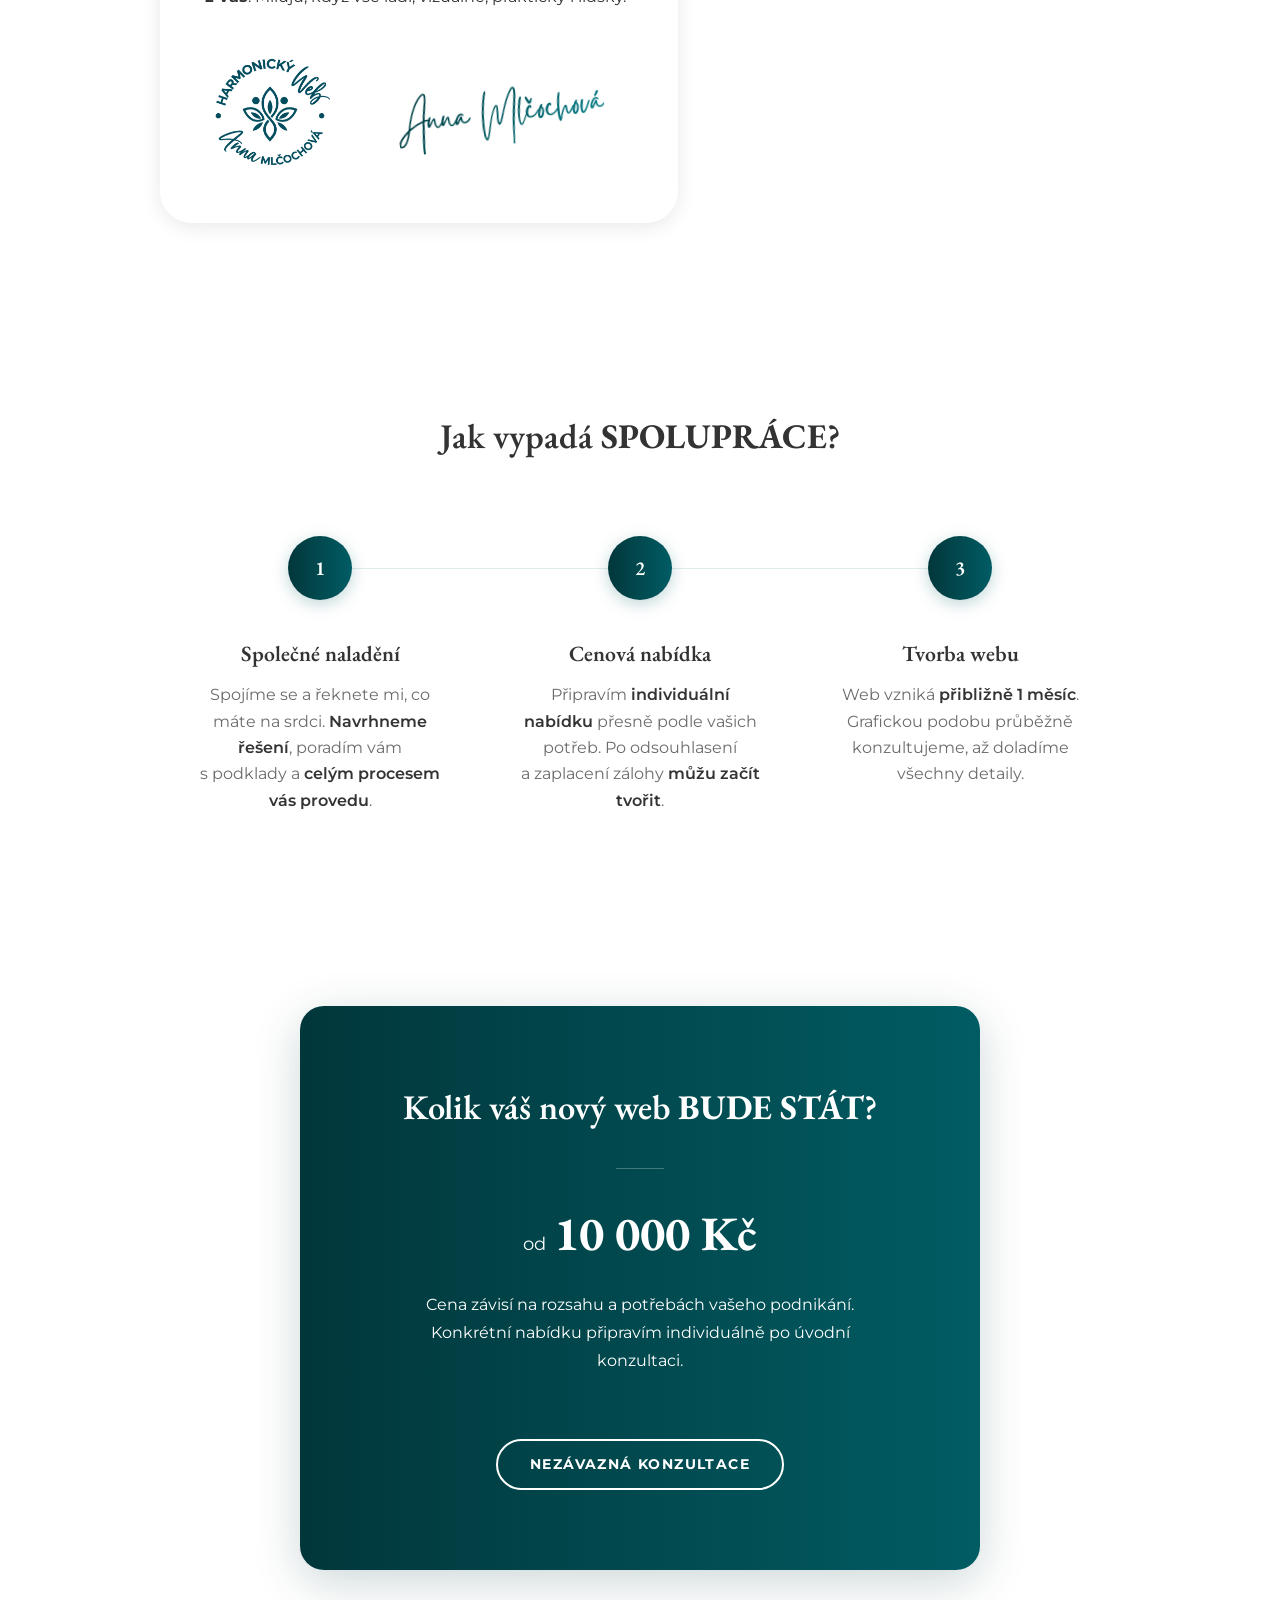
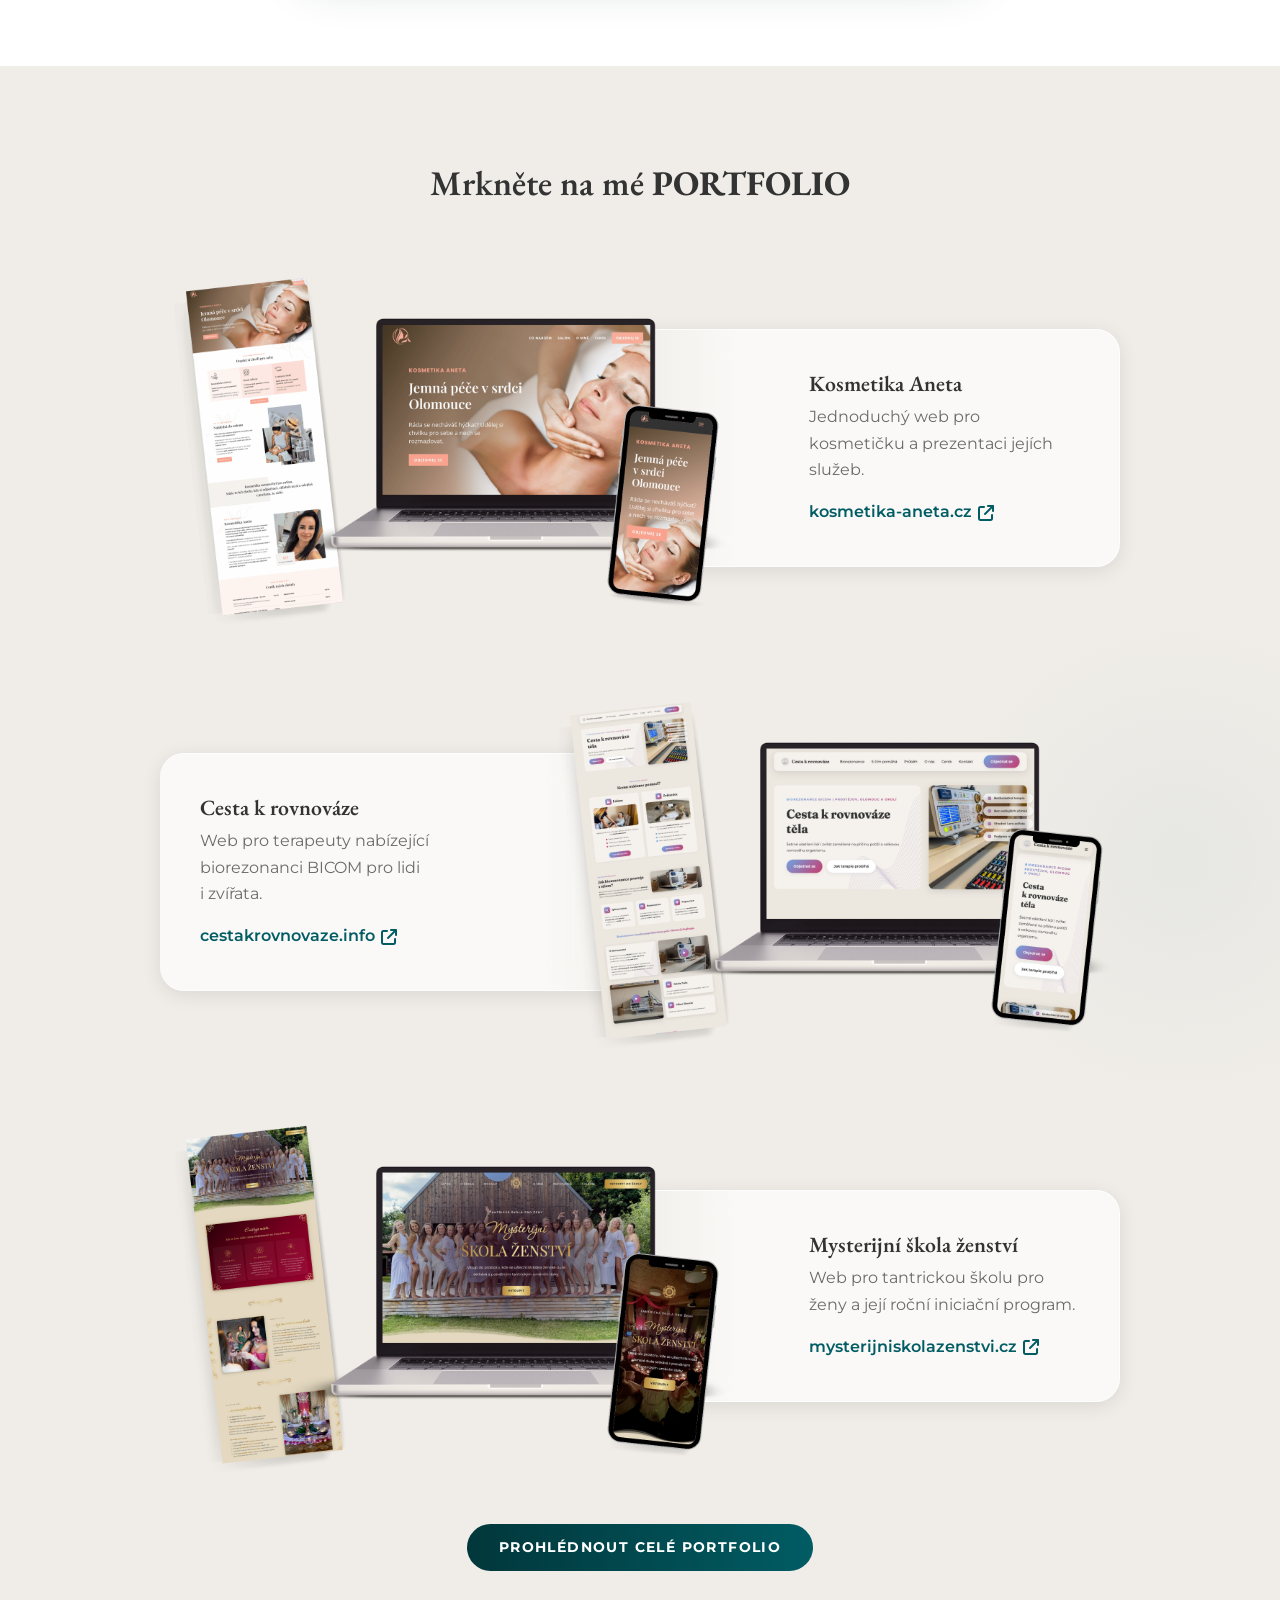
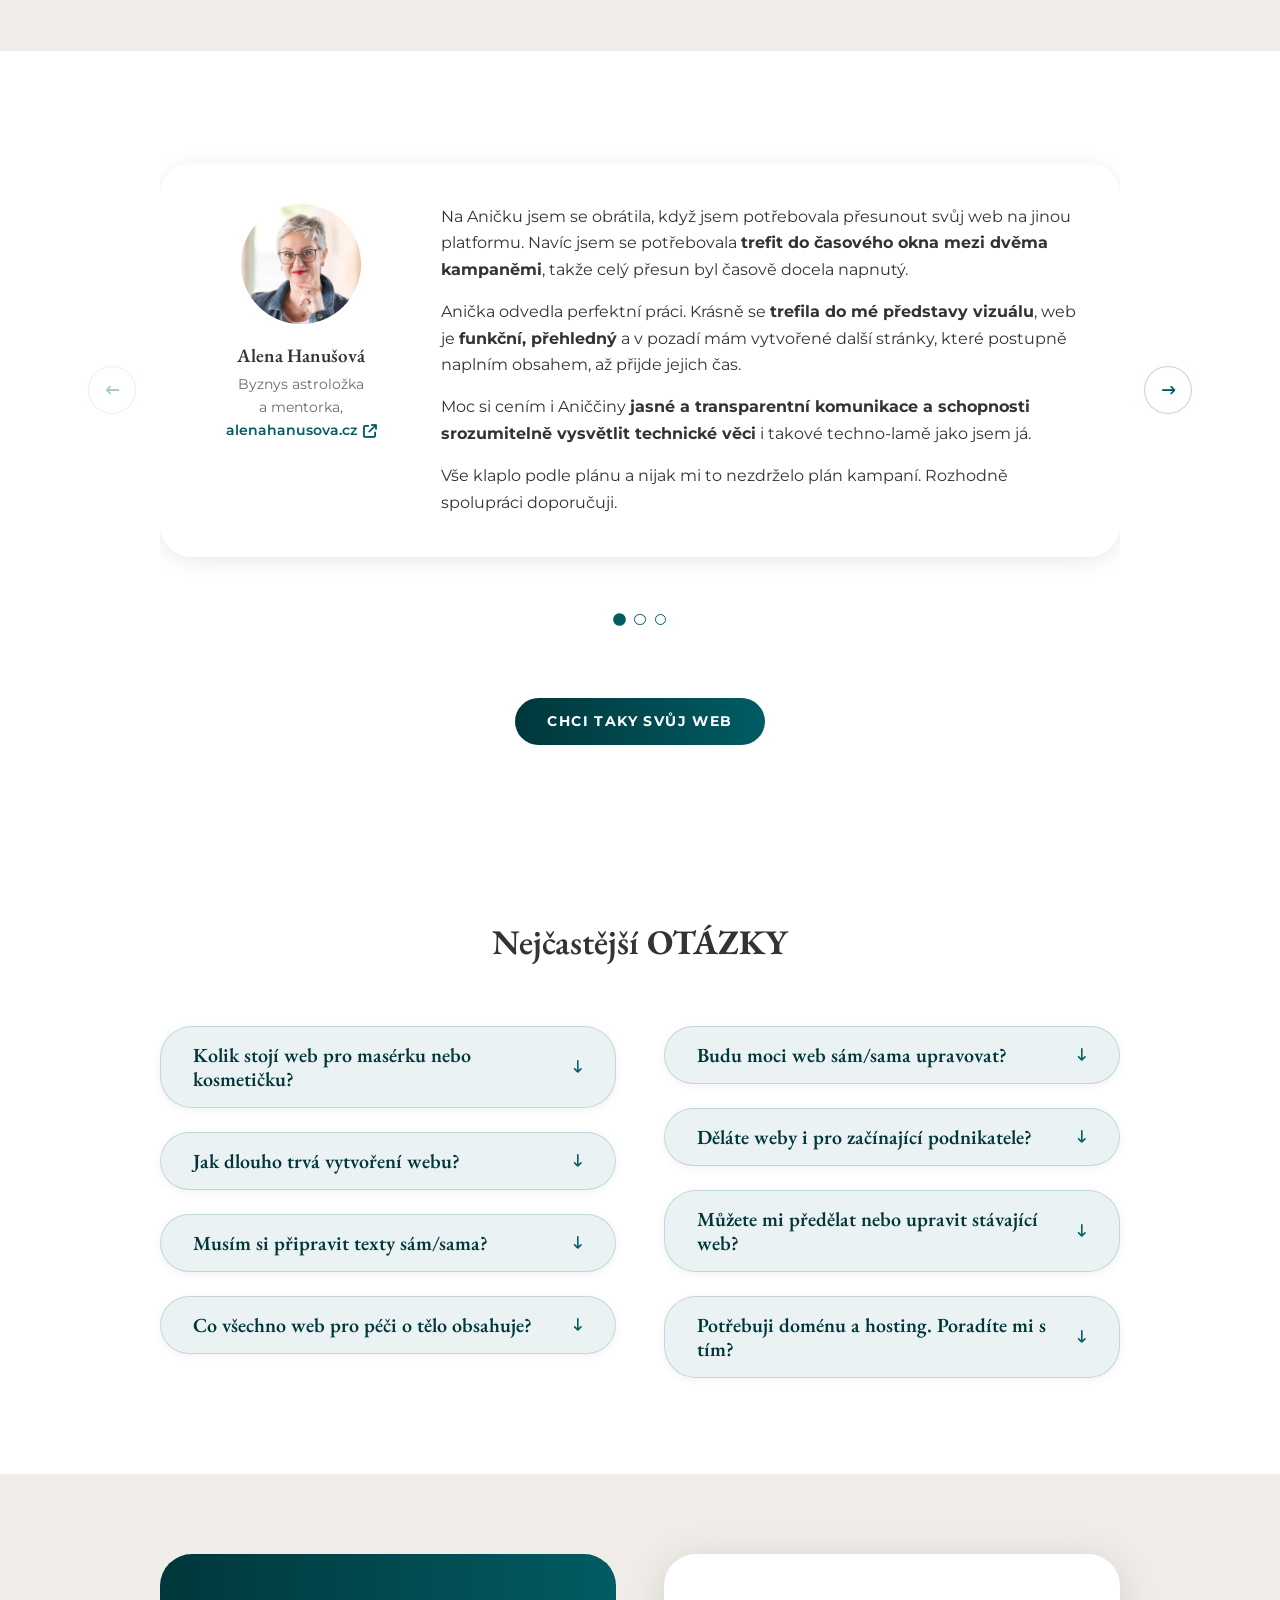
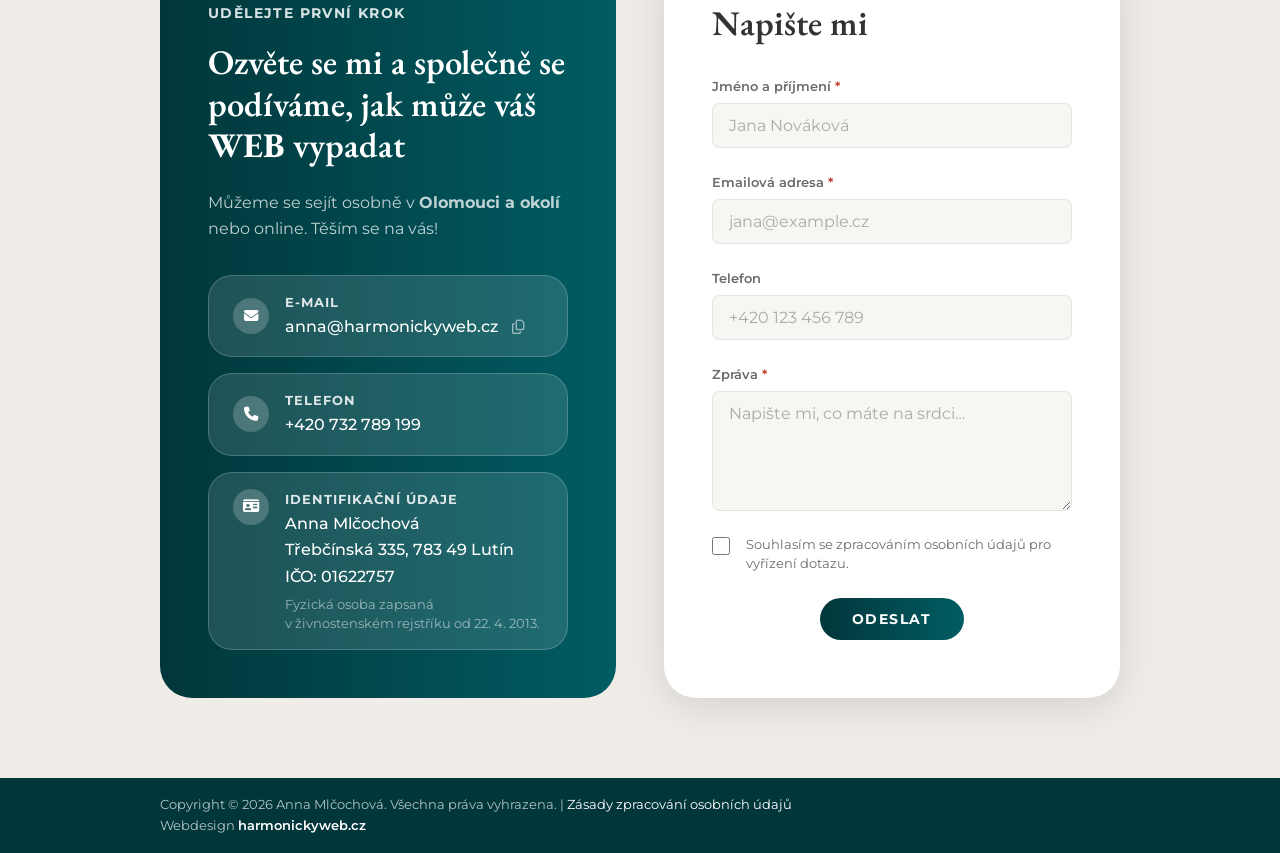
<file: weby-pro-masery-a-peci-o-telo.html>
<!DOCTYPE html>
<html lang="cs">

<head>
  <meta charset="UTF-8">
  <meta name="viewport" content="width=device-width, initial-scale=1.0">
  <meta name="author" content="Anna Mlčochová">
  <meta http-equiv="X-UA-Compatible" content="IE=edge">

  <!-- SEO -->
  <title>Weby pro maséry, kosmetičky a kadeřnice | Harmonický web</title>
  <meta name="description"
    content="Vytvořím vám web, který přivádí nové klienty a odpovídá kvalitě vaší práce. Weby pro maséry, kosmetičky, kadeřnice, wellness a další služby péče o tělo.">
  <link rel="canonical" href="https://harmonickyweb.cz/weby-pro-masery-a-peci-o-telo">

  <!-- Open Graph -->
  <meta property="og:type" content="website">
  <meta property="og:url" content="https://harmonickyweb.cz/weby-pro-masery-a-peci-o-telo">
  <meta property="og:title" content="Weby pro maséry, kosmetičky a kadeřnice | Harmonický web">
  <meta property="og:description" content="Vytvořím vám web, který přivádí nové klienty a odpovídá kvalitě vaší práce.">
  <meta property="og:image" content="https://harmonickyweb.cz/Obrazky/og-image.jpg">
  <meta property="og:image:width" content="2400">
  <meta property="og:image:height" content="1260">
  <meta property="og:locale" content="cs_CZ">
  <meta property="og:site_name" content="Harmonický web">

  <meta name="twitter:card" content="summary_large_image">
  <meta name="twitter:title" content="Weby pro maséry, kosmetičky a kadeřnice | Harmonický web">
  <meta name="twitter:description"
    content="Vytvořím vám web, který přivádí nové klienty a odpovídá kvalitě vaší práce.">
  <meta name="twitter:image" content="https://harmonickyweb.cz/Obrazky/og-image.jpg">

  <!-- Favicon -->
  <link rel="icon" type="image/png" href="Obrazky/logo-male.png">



  <link rel="preload" href="Fonty/Montserrat-Bold.woff2?v=20261021" as="font" type="font/woff2" crossorigin>
  <!-- Font Awesome -->
  <link rel="preload" href="https://cdnjs.cloudflare.com/ajax/libs/font-awesome/6.5.0/css/all.min.css" as="style">
  <noscript><link rel="stylesheet" href="https://cdnjs.cloudflare.com/ajax/libs/font-awesome/6.5.0/css/all.min.css"></noscript>

  <!-- Styles -->
  <link rel="stylesheet" href="style.css?v=20261133">

  <!-- Breadcrumb + Service Schema Markup -->
  <script type="application/ld+json">
  {
    "@context": "https://schema.org",
    "@type": "BreadcrumbList",
    "itemListElement": [
      { "@type": "ListItem", "position": 1, "name": "Domů", "item": "https://harmonickyweb.cz/" },
      { "@type": "ListItem", "position": 2, "name": "Weby pro maséry a péči o tělo", "item": "https://harmonickyweb.cz/weby-pro-masery-a-peci-o-telo" }
    ]
  }
  </script>
  <script type="application/ld+json">
  {
    "@context": "https://schema.org",
    "@type": "Service",
    "name": "Tvorba webu pro maséry, kosmetičky, kadeřnice a další služby péče o tělo",
    "serviceType": "Tvorba webových stránek",
    "url": "https://harmonickyweb.cz/weby-pro-masery-a-peci-o-telo",
    "provider": { "@id": "https://harmonickyweb.cz/#business" },
    "areaServed": { "@type": "Country", "name": "Česká republika" },
    "audience": {
      "@type": "Audience",
      "audienceType": "Maséři, kosmetičky, kadeřnice, barbeři, fyzioterapeuti a další profese péče o tělo"
    },
    "offers": {
      "@type": "Offer",
      "priceCurrency": "CZK",
      "price": "10000",
      "url": "https://harmonickyweb.cz/weby-pro-masery-a-peci-o-telo"
    }
  }
  </script>

  <!-- FAQ Schema Markup -->
  <script type="application/ld+json">
  {
    "@context": "https://schema.org",
    "@type": "FAQPage",
    "mainEntity": [
      {
        "@type": "Question",
        "name": "Kolik stojí web pro masérku nebo kosmetičku?",
        "acceptedAnswer": {
          "@type": "Answer",
          "text": "Cena se odvíjí od rozsahu a potřeb vašeho podnikání. Konkrétní nabídku připravím vždy individuálně po úvodní konzultaci tak, aby odpovídala přesně tomu, co potřebujete. Weby tvořím od 10 000 Kč."
        }
      },
      {
        "@type": "Question",
        "name": "Jak dlouho trvá vytvoření webu?",
        "acceptedAnswer": {
          "@type": "Answer",
          "text": "Od dodání podkladů z vaší strany mi práce zabere zpravidla 1 měsíc. Záleží na rozsahu webu. Termín si vždy domluvíme předem, abyste měli představu."
        }
      },
      {
        "@type": "Question",
        "name": "Musím si připravit texty sám/sama?",
        "acceptedAnswer": {
          "@type": "Answer",
          "text": "Na úvodní schůzce se domluvíme, v jakém rozsahu od vás budu potřebovat texty a podklady. Většina vyplyne už ze samotného úvodního rozhovoru. Já potom texty upravím a zasadím do webu tak, aby správně fungovaly a měly ten efekt, co potřebujeme."
        }
      },
      {
        "@type": "Question",
        "name": "Co všechno web pro péči o tělo obsahuje?",
        "acceptedAnswer": {
          "@type": "Answer",
          "text": "Každý web je jiný a stavím ho přímo vám na míru. Vždy ale řešíme přehlednou prezentaci vašich služeb, kontakt, ceník pokud ho na webu chcete, vaši přidanou hodnotu a jasnou výzvu k akci. A samozřejmě to, aby web dobře fungoval na mobilu, tabletu i na počítači."
        }
      },
      {
        "@type": "Question",
        "name": "Budu moci web sám/sama upravovat?",
        "acceptedAnswer": {
          "@type": "Answer",
          "text": "Stavím weby s redakčním systémem i bez, tedy volba je na vás. Pokud si chcete základní úpravy dělat sami, můžu vás do systému zaškolit. Ráda vám však budu k ruce a upravím web podle vašich instrukcí kdykoliv si vzpomenete."
        }
      },
      {
        "@type": "Question",
        "name": "Děláte weby i pro začínající podnikatele?",
        "acceptedAnswer": {
          "@type": "Answer",
          "text": "Ano, moc ráda. Začátek podnikání je ten nejlepší moment pro vyladění a návrh kvalitního webu. Budujete značku od základů a já vám pomůžu vystihnout vaši přidanou hodnotu a to, co potřebují vaši zákazníci slyšet."
        }
      },
      {
        "@type": "Question",
        "name": "Můžete mi předělat nebo upravit stávající web?",
        "acceptedAnswer": {
          "@type": "Answer",
          "text": "Záleží na tom, jakým způsobem je váš web postaven. Ráda se na něj mrknu a řeknu vám, co je možné a co by se vyplatilo."
        }
      },
      {
        "@type": "Question",
        "name": "Potřebuji doménu a hosting. Poradíte mi s tím?",
        "acceptedAnswer": {
          "@type": "Answer",
          "text": "Ano, s výběrem domény i hostingu vám ráda poradím a celé nastavení zařídím za vás. Doménu i hosting vždy objednávám přímo na vás, aby tyto služby byly ve vašem vlastnictví a abyste se ke správě kdykoliv dostali sami."
        }
      }
    ]
  }
  </script>
</head>

<body class="lp-page">

  <header class="site-header" role="banner">
    <nav class="navbar" aria-label="Hlavní navigace">
      <div class="nav-container">

        <a href="/" class="nav-logo" aria-label="Harmonický web – domů">
          <img class="nav-logo__mark" src="Obrazky/logo-hlavicka.webp" srcset="Obrazky/logo-hlavicka-mobile.webp 450w, Obrazky/logo-hlavicka.webp 760w" sizes="(max-width: 768px) 204px, 305px" width="760" height="239" alt="Harmonický web – Anna Mlčochová">
        </a>

        <a href="#konzultace" class="btn nav-link nav-link--cta">Nezávazná konzultace</a>

      </div>
    </nav>
  </header>

  <main>

    <!-- ============================================================
         SEKCE 2 — HERO
    ============================================================ -->
    <section class="lp-hero" aria-labelledby="lp-hero-h">
      <div class="container">
        <div class="lp-hero__body">

          <!-- Levé fotky -->
          <div class="lp-hero__images lp-hero__images--left" aria-hidden="true">
            <div class="lp-hero__img lp-hero__img--1">
              <img src="Obrazky/Kategorie/Kat1-Pece-o-telo/kat1-kadernice.webp" width="600" height="600" alt="Kadeřnice" loading="eager">
            </div>
            <div class="lp-hero__img lp-hero__img--2">
              <img src="Obrazky/Kategorie/Kat1-Pece-o-telo/kat1-maser.webp" width="600" height="600" alt="Masér" loading="eager">
            </div>
            <div class="lp-hero__img lp-hero__img--3">
              <img src="Obrazky/Kategorie/Kat1-Pece-o-telo/kat1-trener.webp" width="600" height="600" alt="Fitness trenér" loading="eager">
            </div>
          </div>

          <!-- Text uprostřed -->
          <div class="lp-hero__content">
            <div class="lp-hero__main">
              <p class="section-label">Vaše práce si zaslouží být vidět</p>
              <h1 class="lp-hero__h1" id="lp-hero-h">Tvorba webu pro <strong>maséry, kosmetičky, barbery</strong>
                a&nbsp;další služby péče o&nbsp;tělo</h1>
              <p class="lp-hero__sub">Vím, že svou práci děláte srdcem, a&nbsp;cítí to i&nbsp;vaši klienti. Vytvořím vám
                web, který odpovídá kvalitě vaší práce a&nbsp;přivádí klienty, kteří to ocení.</p>
              <div class="lp-hero__ctas">
                <a href="#konzultace" class="btn btn--primary">Nezávazná konzultace</a>
                <a href="#lp-portfolio-h" class="btn btn--outline">Portfolio</a>
              </div>
            </div>
            <div class="lp-hero__author">
              <img src="Obrazky/harmonicky-web-4.webp" width="820" height="1230" alt="Anna Mlčochová" class="lp-hero__author-avatar">
              <p class="lp-hero__author-text">Jsem Anna Mlčochová &middot; Webdesignérka se specializací právě na tento
                obor.</p>
            </div>
          </div>

          <!-- Pravé fotky -->
          <div class="lp-hero__images lp-hero__images--right" aria-hidden="true">
            <div class="lp-hero__img lp-hero__img--4">
              <img src="Obrazky/Kategorie/Kat1-Pece-o-telo/kat1-kosmetika.webp" width="600" height="600" alt="Kosmetika" loading="eager">
            </div>
            <div class="lp-hero__img lp-hero__img--5">
              <img src="Obrazky/Kategorie/Kat1-Pece-o-telo/kat1-fyzio.webp" width="600" height="600" alt="Fyzioterapie" loading="eager">
            </div>
            <div class="lp-hero__img lp-hero__img--6">
              <img src="Obrazky/Kategorie/Kat1-Pece-o-telo/kat1-barber.webp" width="600" height="600" alt="Barber" loading="eager">
            </div>
          </div>

        </div>
      </div>
    </section>

    <!-- ============================================================
         SEKCE 3 — VÝPIS PROFESÍ
    ============================================================ -->
    <section class="section lp-professions" aria-labelledby="lp-professions-h">
      <div class="container">
        <h2 class="section-title" id="lp-professions-h">Jste tady správně, pokud pracujete v&nbsp;těchto
          <strong>SLUŽBÁCH</strong>
        </h2>
        <div class="lp-professions__tags">
          <span class="lp-profession-tag"><i class="fa-regular fa-circle-check" aria-hidden="true"></i>Masáže</span>
          <span class="lp-profession-tag"><i class="fa-regular fa-circle-check" aria-hidden="true"></i>Kosmetika</span>
          <span class="lp-profession-tag"><i class="fa-regular fa-circle-check" aria-hidden="true"></i>Kadeřnictví</span>
          <span class="lp-profession-tag"><i class="fa-regular fa-circle-check" aria-hidden="true"></i>Barber</span>
          <span class="lp-profession-tag"><i class="fa-regular fa-circle-check" aria-hidden="true"></i>Fyzioterapie</span>
          <span class="lp-profession-tag"><i class="fa-regular fa-circle-check" aria-hidden="true"></i>Wellness</span>
          <span class="lp-profession-tag"><i class="fa-regular fa-circle-check" aria-hidden="true"></i>Fitness</span>
          <span class="lp-profession-tag"><i class="fa-regular fa-circle-check" aria-hidden="true"></i>Pedikúra</span>
          <span class="lp-profession-tag"><i class="fa-regular fa-circle-check" aria-hidden="true"></i>Manikúra</span>
          <span class="lp-profession-tag"><i class="fa-regular fa-circle-check" aria-hidden="true"></i>Tattoo studio</span>
          <span class="lp-profession-tag"><i class="fa-regular fa-circle-check" aria-hidden="true"></i>Spa</span>
          <span class="lp-profession-tag"><i class="fa-regular fa-circle-check" aria-hidden="true"></i>Head spa</span>
          <span class="lp-profession-tag"><i class="fa-regular fa-circle-check" aria-hidden="true"></i>… a&nbsp;další</span>
        </div>
      </div>
    </section>

    <!-- ============================================================
         SEKCE 4 — ZNÁM VÁŠ SVĚT
    ============================================================ -->
    <section class="section lp-empathy" aria-labelledby="lp-empathy-h">
      <div class="container">
        <div class="lp-empathy__layout">
          <div class="lp-empathy__photo">
            <img src="Obrazky/harmonicky-web-6.webp" width="2000" height="1333" alt="Anna Mlčochová" loading="lazy">
          </div>
          <div class="lp-empathy__content">
            <h2 class="section-title" id="lp-empathy-h">Znám váš <strong>SVĚT</strong></h2>
            <div class="lp-empathy__body">
              <p>Každý den ve své práci pečujete o druhé a&nbsp;<strong>předáváte kus sebe</strong>. Investujete svůj
                čas, svou energii,
                svou péči.<br><strong>A&nbsp;lidé to milují!</strong></p>
              <p>Cítí se díky vám ve svém těle líp, odcházejí spokojenější a&nbsp;krásnější. Taková práce má
                <strong>hluboký smysl</strong>. <br><strong>A&nbsp;zaslouží si být vidět</strong>.
              </p>
              <p>Rozumím vám. Sama vím, jak je důležité mít podporu, která vidí <strong>hodnotu vaší práce</strong>.
                Proto tvořím weby,
                které tuhle hodnotu <strong>ukazují světu</strong>.</p>
            </div>
          </div>
        </div>
      </div>
    </section>

    <!-- ============================================================
         SEKCE 5 — CO PRO VÁS WEB UDĚLÁ
    ============================================================ -->
    <section class="section lp-benefits" aria-labelledby="lp-benefits-h">
      <div class="container">
        <h2 class="section-title" id="lp-benefits-h">Vytvořím vám web, který <strong>PRACUJE</strong> za vás</h2>
        <div class="lp-benefits__grid">
          <div class="benefit-list">
            <div class="benefit-item">
              <div class="brand-dot"><img src="Obrazky/logo-male.png" width="480" height="480" alt="" aria-hidden="true" loading="lazy"></div>
              <div>
                <h3>Otevírá cestu novým klientům</h3>
                <p>Lidé vás mohou <strong>objevit i bez doporučení</strong> a rovnou zjistí, co nabízíte a jak se objednat.</p>
              </div>
            </div>
            <div class="benefit-item">
              <div class="brand-dot"><img src="Obrazky/logo-male.png" width="480" height="480" alt="" aria-hidden="true" loading="lazy"></div>
              <div>
                <h3>Pomáhá klientům rozhodnout se</h3>
                <p>Ještě než vás kontaktují, <strong>mají jasno</strong>, co nabízíte, kolik to stojí a jestli jste pro ně ta pravá
                  volba.</p>
              </div>
            </div>
          </div>
          <div class="benefit-list">
            <div class="benefit-item">
              <div class="brand-dot"><img src="Obrazky/logo-male.png" width="480" height="480" alt="" aria-hidden="true" loading="lazy"></div>
              <div>
                <h3>Ušetří vám desítky zpráv denně</h3>
                <p><strong>Zodpoví otázky</strong> na ceny, služby i objednání zatímco vy se soustředíte na svou
                  práci.
                </p>
              </div>
            </div>
            <div class="benefit-item">
              <div class="brand-dot"><img src="Obrazky/logo-male.png" width="480" height="480" alt="" aria-hidden="true" loading="lazy"></div>
              <div>
                <h3>Podpoří to, jak působíte navenek</h3>
                <p>Váš web ladí s kvalitou vašich služeb a dává lidem <strong>pocit, že jsou na správném místě</strong>.</p>
              </div>
            </div>
          </div>
        </div>
      </div>
    </section>

    <!-- ============================================================
         SEKCE 5b — O MNĚ
    ============================================================ -->
    <section class="lp-about" aria-labelledby="lp-about-h">
      <div class="lp-about__overlay">
        <div class="lp-about__glass">
          <h2 class="section-title" id="lp-about-h">Jsem <strong>ANIČKA</strong>, webdesignérka</h2>
          <p><strong>Pomáhám ukázat světu, kdo opravdu jste a&nbsp;v&nbsp;čem jste dobří.</strong></p>
          <p>Mám dar vnímat <strong>strukturu i&nbsp;krásu</strong> a&nbsp;přetvořit je ve <strong>funkční
              celek</strong>. Ráda pracuji s&nbsp;řádem a&nbsp;technickou čistotou, zároveň vnímám estetiku, jemnost
            i&nbsp;energii, kterou jde cítit mezi řádky.</p>
          <p>Tvořím intuitivně, s&nbsp;citem pro všechno, co je pro vás důležité, a&nbsp;otevírám prostor, kde vynikne
            <strong>to nejlepší z&nbsp;vás</strong>. Miluju, když vše ladí, vizuálně, prakticky i&nbsp;lidsky.</p>
          <div class="lp-about__badge">
            <img src="Obrazky/logo-kruh-maly.png" width="500" height="500" alt="Harmonický web – Anna Mlčochová" class="lp-about__logo" loading="lazy">
            <span class="lp-about__signature" aria-hidden="true">Anna Mlčochová</span>
          </div>
        </div>
        <!-- Jen na mobilu: fotka pod textem místo pozadí sekce -->
        <div class="lp-about__photo">
          <img src="Obrazky/harmonicky-web-5.webp" width="2000" height="1333"
            alt="Anna Mlčochová s notebookem v trávě při západu slunce" loading="lazy">
        </div>
      </div>
    </section>

    <!-- ============================================================
         SEKCE 6 — JAK SPOLUPRÁCE PROBÍHÁ
    ============================================================ -->
    <section class="section lp-steps" aria-labelledby="lp-steps-h">
      <div class="container">
        <h2 class="section-title" id="lp-steps-h">Jak vypadá <strong>SPOLUPRÁCE</strong>?</h2>
        <div class="lp-steps__grid">
          <div class="lp-step">
            <div class="lp-step__bubble"><span>1</span></div>
            <h3 class="lp-step__title">Společné naladění</h3>
            <p class="lp-step__text">Spojíme se a&nbsp;řeknete mi, co máte na srdci. <strong>Navrhneme řešení</strong>, poradím
              vám s&nbsp;podklady a&nbsp;<strong>celým procesem vás provedu</strong>.</p>
          </div>
          <div class="lp-step">
            <div class="lp-step__bubble"><span>2</span></div>
            <h3 class="lp-step__title">Cenová nabídka</h3>
            <p class="lp-step__text">Připravím <strong>individuální nabídku</strong> přesně podle vašich potřeb. Po odsouhlasení
              a&nbsp;zaplacení zálohy <strong>můžu začít tvořit</strong>.</p>
          </div>
          <div class="lp-step">
            <div class="lp-step__bubble"><span>3</span></div>
            <h3 class="lp-step__title">Tvorba webu</h3>
            <p class="lp-step__text">Web vzniká <strong>přibližně 1&nbsp;měsíc</strong>. Grafickou podobu průběžně konzultujeme, až
              doladíme všechny detaily.</p>
          </div>
        </div>
      </div>
    </section>

    <!-- ============================================================
         SEKCE 6b — CENÍK
    ============================================================ -->
    <section class="section lp-pricing" aria-labelledby="lp-pricing-h">
      <div class="container">
        <div class="lp-pricing__card">
          <h2 class="lp-pricing__title" id="lp-pricing-h">Kolik váš nový web <strong>BUDE STÁT</strong>?</h2>
          <div class="lp-pricing__divider"></div>
          <div class="lp-pricing__price">
            <span class="lp-pricing__from">od</span>
            <span class="lp-pricing__amount">10&nbsp;000&nbsp;Kč</span>
          </div>
          <p class="lp-pricing__text">Cena závisí na rozsahu a&nbsp;potřebách vašeho podnikání. Konkrétní nabídku
            připravím individuálně po&nbsp;úvodní konzultaci.</p>
          <a href="#konzultace" class="btn btn--outline lp-pricing__btn">Nezávazná konzultace</a>
        </div>
      </div>
    </section>

    <!-- ============================================================
         SEKCE 7 — PORTFOLIO
    ============================================================ -->
    <section class="section portfolio lp-portfolio" aria-labelledby="lp-portfolio-h">
      <div class="container">
        <h2 class="section-title" id="lp-portfolio-h">Mrkněte na mé <strong>PORTFOLIO</strong></h2>

        <div class="portfolio-grid">

          <article class="portfolio-card">
            <div class="portfolio-mockup">
              <img src="Obrazky/Portfolio/mockup-kometika-aneta.webp?v=20261016" width="1600" height="1000" alt="Náhled webu Kosmetika Aneta"
                class="portfolio-mockup-img" loading="eager">
            </div>
            <div class="portfolio-info">
              <h3>Kosmetika Aneta</h3>
              <p>Jednoduchý web pro kosmetičku a&nbsp;prezentaci jejích služeb.</p>
              <a href="https://kosmetika-aneta.cz" target="_blank" rel="noopener noreferrer"
                class="portfolio-link">kosmetika-aneta.cz <i class="fa-solid fa-arrow-up-right-from-square"
                  aria-hidden="true"></i></a>
            </div>
          </article>

          <article class="portfolio-card">
            <div class="portfolio-mockup">
              <img src="Obrazky/Portfolio/mockup-cestakrovnovaze.webp?v=20261016" width="1600" height="1000" alt="Náhled webu Cesta k rovnováze"
                class="portfolio-mockup-img" loading="lazy">
            </div>
            <div class="portfolio-info">
              <h3>Cesta k rovnováze</h3>
              <p>Web pro terapeuty nabízející biorezonanci BICOM pro lidi i&nbsp;zvířata.</p>
              <a href="https://cestakrovnovaze.info" target="_blank" rel="noopener noreferrer"
                class="portfolio-link">cestakrovnovaze.info <i class="fa-solid fa-arrow-up-right-from-square"
                  aria-hidden="true"></i></a>
            </div>
          </article>

          <article class="portfolio-card">
            <div class="portfolio-mockup">
              <img src="Obrazky/Portfolio/mockup-tantra.webp?v=20261016" width="1600" height="1000" alt="Náhled webu Mysterijní škola ženství"
                class="portfolio-mockup-img" loading="lazy">
            </div>
            <div class="portfolio-info">
              <h3>Mysterijní škola ženství</h3>
              <p>Web pro tantrickou školu pro ženy a&nbsp;její roční iniciační program.</p>
              <a href="https://mysterijniskolazenstvi.cz" target="_blank" rel="noopener noreferrer"
                class="portfolio-link">mysterijniskolazenstvi.cz <i class="fa-solid fa-arrow-up-right-from-square"
                  aria-hidden="true"></i></a>
            </div>
          </article>

        </div>

        <div class="benefity__footer">
          <a href="/portfolio" class="btn btn--primary" target="_blank" rel="noopener noreferrer">Prohlédnout celé portfolio</a>
        </div>

      </div>
    </section>

    <!-- ============================================================
         SEKCE 8 — REFERENCE
    ============================================================ -->
    <section class="section reference">
      <div class="container">
        <!-- Reference – posuvník: nová reference = další <blockquote class="ref-card ref-slide">
             (nejnovější nahoru), upravit i aria-label „X z N“ u všech -->
        <div class="ref-slider" role="region" aria-roledescription="posuvník" aria-label="Reference klientů">
          <button class="ref-slider__arrow ref-slider__arrow--prev" type="button" aria-label="Předchozí reference">
            <i class="fa-solid fa-arrow-left-long" aria-hidden="true"></i>
          </button>
          <div class="ref-slider__viewport">
          <div class="ref-slider__track" tabindex="0">

          <blockquote class="ref-card ref-slide" role="group" aria-roledescription="reference" aria-label="1 z 3">
            <footer class="ref-card__author">
              <img src="Obrazky/Reference/reference-alena-hanusova.jpg" width="1000" height="1000" alt="Alena Hanušová" loading="lazy"
                class="ref-card__photo">
              <div>
                <strong class="ref-card__name">Alena Hanušová</strong>
                <cite class="ref-card__role">Byznys astroložka a&nbsp;mentorka, <a href="https://alenahanusova.cz"
                    target="_blank" rel="noopener noreferrer" class="portfolio-link">alenahanusova.cz <i
                      class="fa-solid fa-arrow-up-right-from-square" aria-hidden="true"></i></a></cite>
              </div>
            </footer>
            <div class="ref-card__body">
              <p>Na Aničku jsem se obrátila, když jsem potřebovala přesunout svůj web na jinou platformu. Navíc
                jsem se potřebovala <strong>trefit do časového okna mezi dvěma kampaněmi</strong>, takže celý
                přesun byl časově docela napnutý.</p>
              <p>Anička odvedla perfektní práci. Krásně se <strong>trefila do mé představy vizuálu</strong>, web
                je <strong>funkční, přehledný</strong> a&nbsp;v&nbsp;pozadí mám vytvořené další stránky, které
                postupně naplním obsahem, až&nbsp;přijde jejich čas.</p>
              <p>Moc si cením i&nbsp;Aniččiny <strong>jasné a&nbsp;transparentní komunikace a&nbsp;schopnosti
                  srozumitelně vysvětlit technické věci</strong> i&nbsp;takové techno-lamě jako jsem já.</p>
              <p>Vše klaplo podle plánu a&nbsp;nijak mi to nezdrželo plán kampaní. Rozhodně spolupráci doporučuji.</p>
            </div>
          </blockquote>

          <blockquote class="ref-card ref-slide" role="group" aria-roledescription="reference" aria-label="2 z 3">
            <footer class="ref-card__author">
              <img src="Obrazky/Reference/reference-rudolf-guzik.jpg" width="500" height="500" alt="Rudolf Guzik" loading="lazy"
                class="ref-card__photo">
              <div>
                <strong class="ref-card__name">Rudolf Guzik</strong>
                <cite class="ref-card__role">Profesionální kouč, <a href="https://rudolfguzik.cz" target="_blank"
                    rel="noopener noreferrer" class="portfolio-link">rudolfguzik.cz <i
                      class="fa-solid fa-arrow-up-right-from-square" aria-hidden="true"></i></a></cite>
              </div>
            </footer>
            <div class="ref-card__body">
              <p>Potřeboval jsem vytvořit web, který bude kvůli mé činnosti <strong>opravdu osobitý
                  a&nbsp;autentický</strong>.</p>
              <p>Měl jsem velké štěstí, že jsem se dostal k&nbsp;Aničce. Jako webařka dokáže <strong>propojit
                  intuici, výtvarné cítění i&nbsp;zdravý rozum</strong>, a&nbsp;právě tahle kombinace je podle mě
                pro tvorbu webu ideální.</p>
              <p>Z&nbsp;mých textů <strong>vybrala to nejdůležitější</strong>, dala jim smysluplné flow
                a&nbsp;celé to nádherně barevně vyladila. Opravdu profesionální práce!</p>
            </div>
          </blockquote>

          <blockquote class="ref-card ref-slide" role="group" aria-roledescription="reference" aria-label="3 z 3">
            <footer class="ref-card__author">
              <img src="Obrazky/Reference/reference-zaneta-ariati.jpg" width="1000" height="1000" alt="Žaneta Ariati" loading="lazy"
                class="ref-card__photo">
              <div>
                <strong class="ref-card__name">Žaneta Ariati</strong>
                <cite class="ref-card__role">Soul mentorka a&nbsp;byznys čarodějka</cite>
              </div>
            </footer>
            <div class="ref-card__body">
              <p>S&nbsp;Aničkou dlouhodobě spolupracuji na mých online projektech a&nbsp;prodejních stránkách.</p>
              <p>Anička má naprosto unikátní schopnost <strong>vystihnout tu správnou esenci</strong>. Tu vibraci,
                kterou chcete na svém webu zachytit, a&nbsp;zároveň kterou potřebují vaši klienti vidět
                a&nbsp;cítit.</p>
              <p>Její weby jsou <strong>nejen technicky naprosto precizní, ale i&nbsp;esteticky krásné</strong>
                a&nbsp;jedinečné v&nbsp;tom, že přesně ladí s&nbsp;potřebami klienta i&nbsp;jeho zákazníka, pro
                kterého jsou tvořeny.</p>
              <p>Jsem s&nbsp;Aniččinou péčí nadmíru spokojená a&nbsp;její webovou tvorbu s&nbsp;radostí
                doporučuji.</p>
            </div>
          </blockquote>

          </div>
          </div>
          <button class="ref-slider__arrow ref-slider__arrow--next" type="button" aria-label="Další reference">
            <i class="fa-solid fa-arrow-right-long" aria-hidden="true"></i>
          </button>
          <div class="ref-slider__dots" aria-label="Výběr reference"></div>
        </div>

        <div class="reference__cta">
          <a href="#konzultace" class="btn btn--primary">Chci taky svůj web</a>
        </div>

      </div>
    </section>

    <!-- ============================================================
         SEKCE 9 — FAQ
    ============================================================ -->
    <section class="section lp-faq" aria-labelledby="lp-faq-h">
      <div class="container">
        <h2 class="section-title" id="lp-faq-h">Nejčastější <strong>OTÁZKY</strong></h2>

        <div class="accordion-grid">
          <div class="accordion-col">

            <div class="accordion-item">
              <button class="accordion-trigger" aria-expanded="false" aria-controls="faq-1">
                <h3 class="accordion-title">Kolik stojí web pro masérku nebo kosmetičku?</h3>
                <i class="fa-solid fa-arrow-down-long accordion-icon" aria-hidden="true"></i>
              </button>
              <div class="accordion-panel" id="faq-1">
                <div class="accordion-content">
                  <p>Cena se odvíjí od rozsahu a&nbsp;potřeb vašeho podnikání. Konkrétní nabídku připravím vždy
                    individuálně po úvodní konzultaci tak, aby odpovídala přesně tomu, co potřebujete. Weby tvořím
                    od&nbsp;<strong>10&nbsp;000&nbsp;Kč</strong>.</p>
                </div>
              </div>
            </div>

            <div class="accordion-item">
              <button class="accordion-trigger" aria-expanded="false" aria-controls="faq-2">
                <h3 class="accordion-title">Jak dlouho trvá vytvoření webu?</h3>
                <i class="fa-solid fa-arrow-down-long accordion-icon" aria-hidden="true"></i>
              </button>
              <div class="accordion-panel" id="faq-2">
                <div class="accordion-content">
                  <p>Od dodání podkladů z vaší strany mi práce zabere zpravidla <strong>1&nbsp;měsíc</strong>. Záleží na
                    rozsahu webu. Termín si vždy domluvíme předem, abyste měli představu.</p>
                </div>
              </div>
            </div>

            <div class="accordion-item">
              <button class="accordion-trigger" aria-expanded="false" aria-controls="faq-3">
                <h3 class="accordion-title">Musím si připravit texty sám/sama?</h3>
                <i class="fa-solid fa-arrow-down-long accordion-icon" aria-hidden="true"></i>
              </button>
              <div class="accordion-panel" id="faq-3">
                <div class="accordion-content">
                  <p>Na úvodní schůzce se domluvíme, v&nbsp;jakém rozsahu od vás budu potřebovat texty a&nbsp;podklady.
                    Většina vyplyne už ze samotného úvodního rozhovoru. Já potom texty upravím a&nbsp;zasadím do webu
                    tak, aby správně fungovaly a&nbsp;měly ten efekt, co potřebujeme.</p>
                </div>
              </div>
            </div>

            <div class="accordion-item">
              <button class="accordion-trigger" aria-expanded="false" aria-controls="faq-4">
                <h3 class="accordion-title">Co všechno web pro péči o tělo obsahuje?</h3>
                <i class="fa-solid fa-arrow-down-long accordion-icon" aria-hidden="true"></i>
              </button>
              <div class="accordion-panel" id="faq-4">
                <div class="accordion-content">
                  <p>Každý web je jiný a&nbsp;stavím ho přímo vám na míru. Vždy ale řešíme přehlednou prezentaci vašich
                    služeb, kontakt, ceník pokud ho na webu chcete, vaši přidanou hodnotu a&nbsp;jasnou výzvu
                    k&nbsp;akci. A&nbsp;samozřejmě to, aby web dobře fungoval na mobilu, tabletu i&nbsp;na počítači.</p>
                </div>
              </div>
            </div>

          </div>
          <div class="accordion-col">

            <div class="accordion-item">
              <button class="accordion-trigger" aria-expanded="false" aria-controls="faq-5">
                <h3 class="accordion-title">Budu moci web sám/sama upravovat?</h3>
                <i class="fa-solid fa-arrow-down-long accordion-icon" aria-hidden="true"></i>
              </button>
              <div class="accordion-panel" id="faq-5">
                <div class="accordion-content">
                  <p>Stavím weby s&nbsp;redakčním systémem i&nbsp;bez, tedy volba je na vás. Pokud si chcete základní
                    úpravy dělat sami, můžu vás do systému zaškolit. Ráda vám však budu k&nbsp;ruce a&nbsp;upravím web
                    podle vašich instrukcí kdykoliv si vzpomenete.</p>
                </div>
              </div>
            </div>

            <div class="accordion-item">
              <button class="accordion-trigger" aria-expanded="false" aria-controls="faq-6">
                <h3 class="accordion-title">Děláte weby i pro začínající podnikatele?</h3>
                <i class="fa-solid fa-arrow-down-long accordion-icon" aria-hidden="true"></i>
              </button>
              <div class="accordion-panel" id="faq-6">
                <div class="accordion-content">
                  <p>Ano, moc ráda. Začátek podnikání je ten nejlepší moment pro vyladění a&nbsp;návrh kvalitního webu.
                    Budujete značku od základů a&nbsp;já vám pomůžu vystihnout vaši přidanou hodnotu a&nbsp;to, co
                    potřebují vaši zákazníci slyšet.</p>
                </div>
              </div>
            </div>

            <div class="accordion-item">
              <button class="accordion-trigger" aria-expanded="false" aria-controls="faq-7">
                <h3 class="accordion-title">Můžete mi předělat nebo upravit stávající web?</h3>
                <i class="fa-solid fa-arrow-down-long accordion-icon" aria-hidden="true"></i>
              </button>
              <div class="accordion-panel" id="faq-7">
                <div class="accordion-content">
                  <p>Záleží na tom, jakým způsobem je váš web postaven. Ráda se na&nbsp;něj mrknu a&nbsp;řeknu vám, co
                    je možné a&nbsp;co by se vyplatilo.</p>
                </div>
              </div>
            </div>

            <div class="accordion-item">
              <button class="accordion-trigger" aria-expanded="false" aria-controls="faq-8">
                <h3 class="accordion-title">Potřebuji doménu a hosting. Poradíte mi s tím?</h3>
                <i class="fa-solid fa-arrow-down-long accordion-icon" aria-hidden="true"></i>
              </button>
              <div class="accordion-panel" id="faq-8">
                <div class="accordion-content">
                  <p>Ano, s&nbsp;výběrem domény i&nbsp;hostingu vám ráda poradím a&nbsp;celé nastavení zařídím za vás.
                    Doménu i&nbsp;hosting vždy objednávám přímo na vás, aby tyto služby byly ve vašem vlastnictví
                    a&nbsp;abyste se ke správě kdykoliv dostali sami.</p>
                </div>
              </div>
            </div>

          </div>
        </div>
      </div>
    </section>


    <!-- ============================================================
         SEKCE 11 — ZÁVĚREČNÁ CTA + KONTAKTNÍ FORMULÁŘ
    ============================================================ -->
    <section class="section kontakt" id="konzultace" aria-labelledby="lp-cta-h">
      <div class="container">
        <div class="kontakt__body">

          <div class="kontakt__left">
            <p class="section-label">Udělejte první krok</p>
            <h2 class="section-title" id="lp-cta-h">Ozvěte se mi a&nbsp;společně se podíváme, jak může váš
              <strong>WEB</strong> vypadat
            </h2>
            <p class="kontakt__perex">Můžeme se sejít osobně v&nbsp;<strong>Olomouci a&nbsp;okolí</strong> nebo online.
              Těším se na vás!</p>

            <div class="kontakt__contacts" role="list">
              <div class="kontakt__contact-item" role="listitem">
                <span class="kontakt__contact-icon" aria-hidden="true"><i class="fa-solid fa-envelope"></i></span>
                <span class="kontakt__contact-text">
                  <span class="kontakt__contact-label">E-mail</span>
                  <span class="kontakt__contact-value kontakt__contact-value--email">
                    <a href="mailto:anna@harmonickyweb.cz" class="kontakt__email-link">anna@harmonickyweb.cz</a>
                    <button class="copy-email-btn" aria-label="Zkopírovat e-mail" data-copy="anna@harmonickyweb.cz">
                      <i class="fa-regular fa-copy" aria-hidden="true"></i>
                    </button>
                  </span>
                </span>
              </div>
              <a href="tel:+420732789199" class="kontakt__contact-item" role="listitem">
                <span class="kontakt__contact-icon" aria-hidden="true"><i class="fa-solid fa-phone"></i></span>
                <span class="kontakt__contact-text">
                  <span class="kontakt__contact-label">Telefon</span>
                  <span class="kontakt__contact-value">+420&nbsp;732&nbsp;789&nbsp;199</span>
                </span>
              </a>
              <div class="kontakt__contact-item kontakt__contact-item--static" role="listitem">
                <span class="kontakt__contact-icon" aria-hidden="true"><i class="fa-solid fa-id-card"></i></span>
                <span class="kontakt__contact-text">
                  <span class="kontakt__contact-label">Identifikační údaje</span>
                  <span class="kontakt__contact-value">Anna Mlčochová<br>Třebčínská 335,
                    783&nbsp;49&nbsp;Lutín<br>IČO:&nbsp;01622757</span>
                  <span class="kontakt__contact-note">Fyzická osoba zapsaná v&nbsp;živnostenském rejstříku
                    od&nbsp;22.&nbsp;4.&nbsp;2013.</span>
                </span>
              </div>
            </div>
          </div>

          <div class="kontakt__form-card">
            <h3 class="kontakt__form-title">Napište mi</h3>
            <form class="contact-form" action="https://formspree.io/f/mqpaqgvj" method="POST" novalidate
              aria-label="Kontaktní formulář">
              <input type="hidden" name="_subject" value="Nová poptávka z landing page (maséři a péče o tělo)">
              <input type="hidden" name="_language" value="cs">
              <input type="hidden" name="_next" value="https://harmonickyweb.cz/dekuji">

              <div class="form-honeypot" aria-hidden="true">
                <label for="website-lp1">Nevyplňujte</label>
                <input type="text" id="website-lp1" name="_gotcha" tabindex="-1" autocomplete="off">
              </div>

              <div role="alert" aria-live="assertive" class="form-alert"></div>

              <div class="form-group">
                <label for="name-lp1" class="form-label">Jméno a příjmení <span aria-hidden="true">*</span></label>
                <input type="text" id="name-lp1" name="name" class="form-input" required autocomplete="name"
                  placeholder="Jana Nováková">
              </div>
              <div class="form-group">
                <label for="email-lp1" class="form-label">Emailová adresa <span aria-hidden="true">*</span></label>
                <input type="email" id="email-lp1" name="email" class="form-input" required autocomplete="email"
                  placeholder="jana@example.cz">
              </div>
              <div class="form-group">
                <label for="phone-lp1" class="form-label">Telefon</label>
                <input type="tel" id="phone-lp1" name="phone" class="form-input" autocomplete="tel"
                  placeholder="+420 123 456 789">
              </div>
              <div class="form-group">
                <label for="message-lp1" class="form-label">Zpráva <span aria-hidden="true">*</span></label>
                <textarea id="message-lp1" name="message" class="form-input form-textarea" required rows="4"
                  placeholder="Napište mi, co máte na srdci…"></textarea>
              </div>
              <div class="form-group form-group--check">
                <input type="checkbox" id="gdpr-lp1" name="gdpr" required>
                <label for="gdpr-lp1">Souhlasím se zpracováním osobních údajů pro vyřízení dotazu.</label>
              </div>
              <button type="submit" class="btn btn--primary kontakt__submit">ODESLAT</button>
            </form>
          </div>

        </div><!-- /.kontakt__body -->


      </div><!-- /.container -->
    </section>

  </main>

  <footer class="site-footer" role="contentinfo">
    <div class="container">
      <div class="footer-bar">
        <p class="footer-copy">Copyright &copy; 2026 Anna Mlčochová. Všechna práva vyhrazena. | <a href="/zasady-ochrany-osobnich-udaju" class="footer-link footer-link--policy">Zásady zpracování osobních údajů</a><br>Webdesign <a
            href="https://harmonickyweb.cz" target="_blank" rel="noopener noreferrer"
            class="footer-link">harmonickyweb.cz</a></p>
      </div>
    </div>
  </footer>


  <script src="script.js?v=20261131"></script>
</body>

</html>
</file>
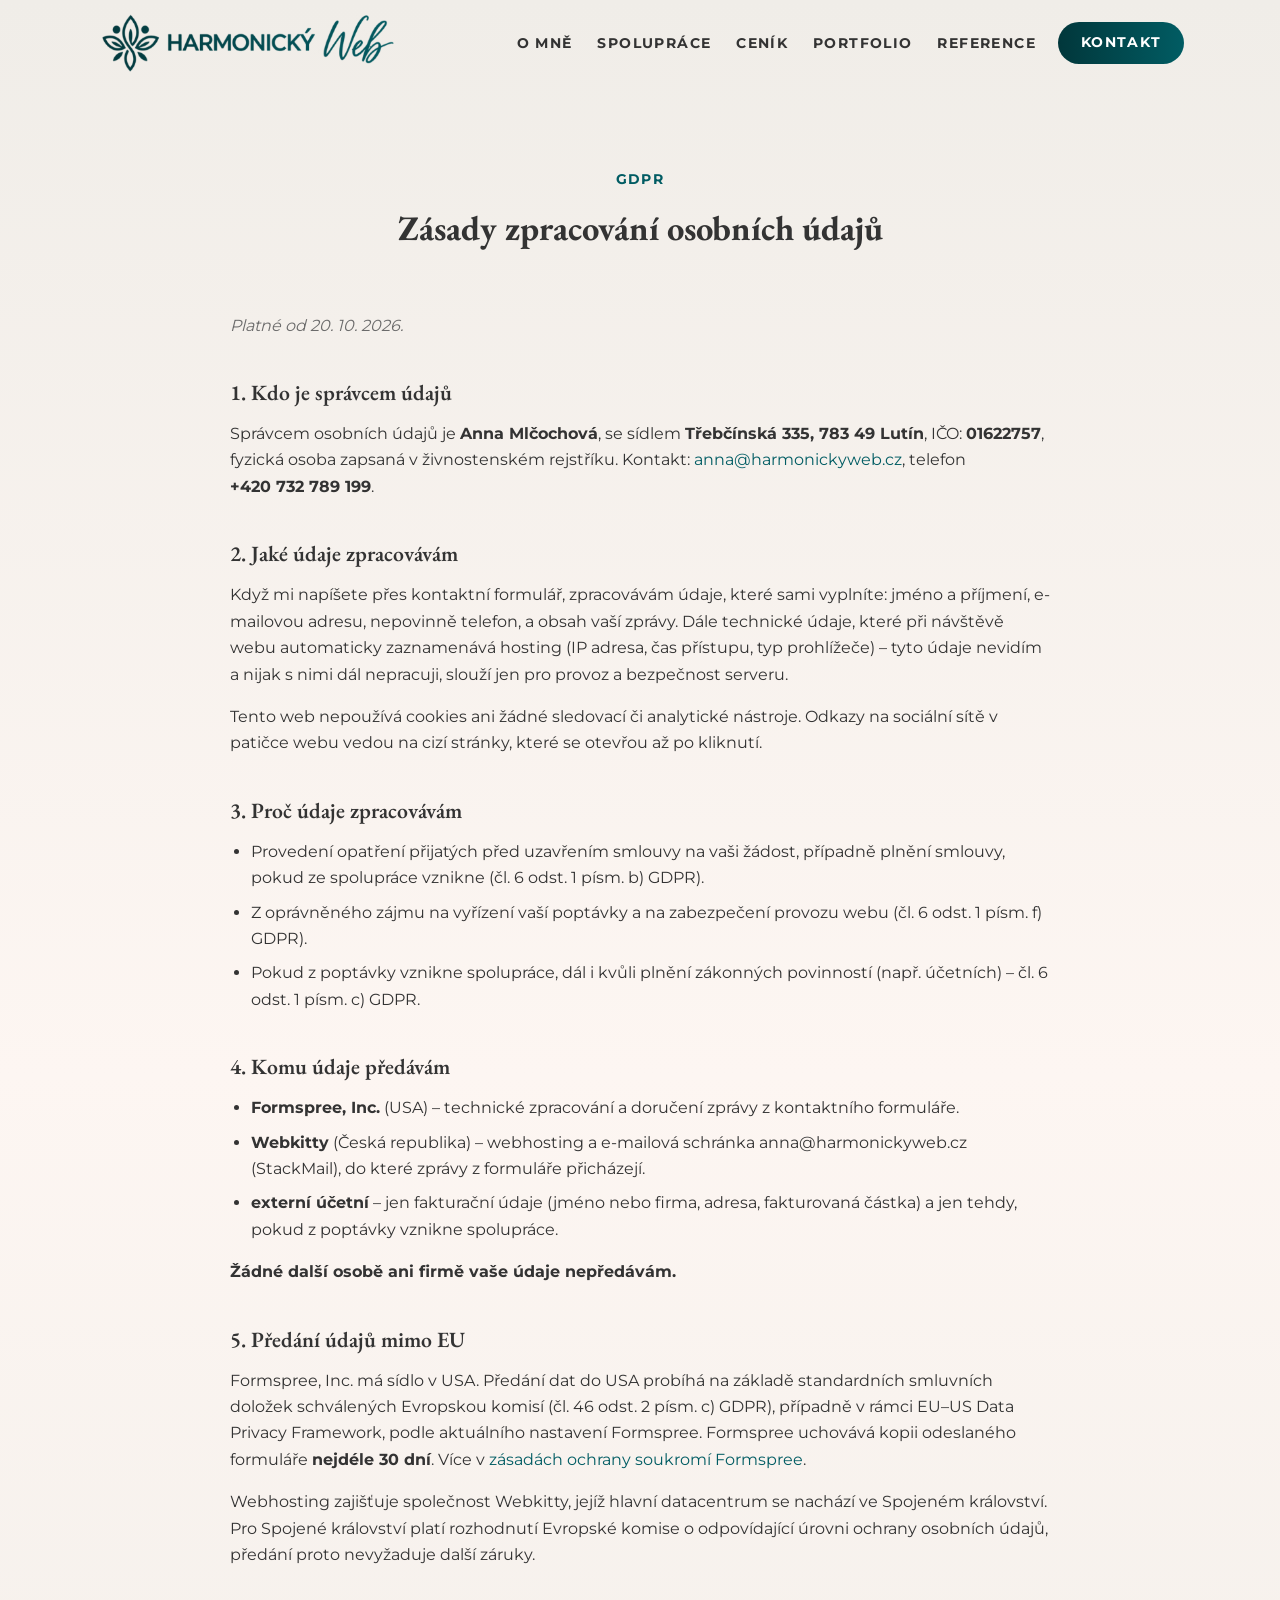
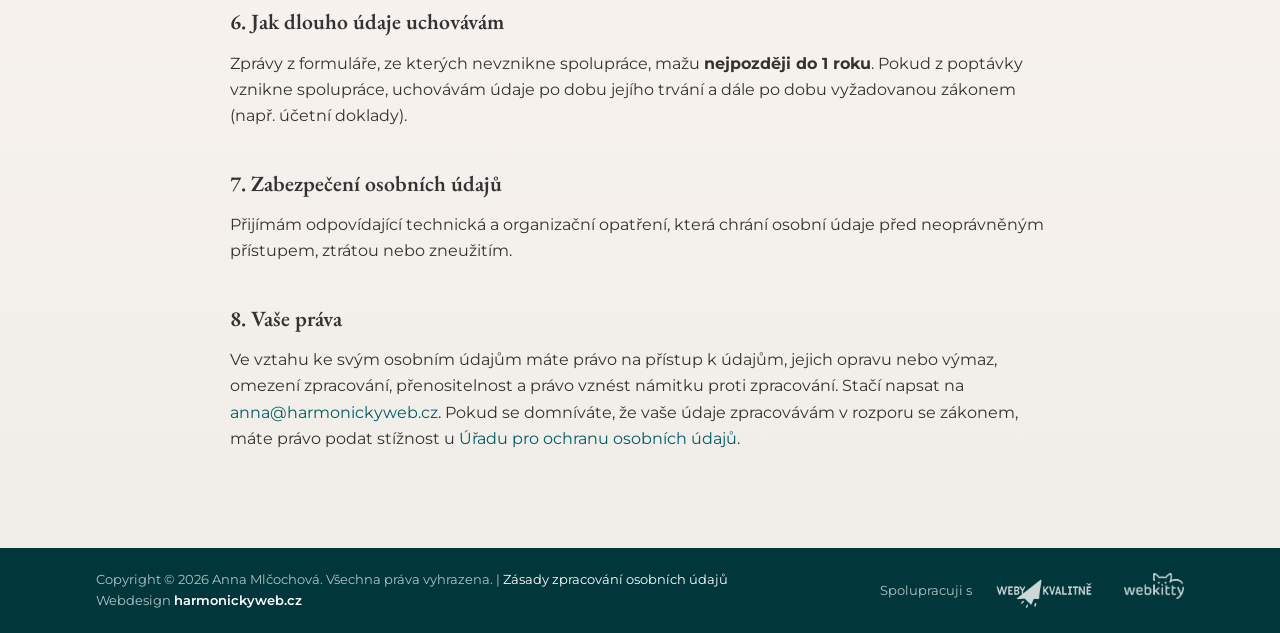
<file: zasady-ochrany-osobnich-udaju.html>
<!DOCTYPE html>
<html lang="cs">

<head>
  <meta charset="UTF-8">
  <meta name="viewport" content="width=device-width, initial-scale=1.0">
  <meta name="author" content="Anna Mlčochová">
  <meta http-equiv="X-UA-Compatible" content="IE=edge">

  <!-- SEO -->
  <title>Zásady zpracování osobních údajů | Harmonický web</title>
  <meta name="description" content="Jak Anna Mlčochová zpracovává osobní údaje návštěvníků a klientů webu harmonickyweb.cz.">
  <link rel="canonical" href="https://harmonickyweb.cz/zasady-ochrany-osobnich-udaju">
  <meta name="robots" content="index, follow">

  <!-- Open Graph -->
  <meta property="og:type" content="website">
  <meta property="og:url" content="https://harmonickyweb.cz/zasady-ochrany-osobnich-udaju">
  <meta property="og:title" content="Zásady zpracování osobních údajů | Harmonický web">
  <meta property="og:description" content="Jak Anna Mlčochová zpracovává osobní údaje návštěvníků a klientů webu harmonickyweb.cz.">
  <meta property="og:image" content="https://harmonickyweb.cz/Obrazky/og-image.jpg">
  <meta property="og:locale" content="cs_CZ">
  <meta property="og:site_name" content="Harmonický web">

  <!-- Breadcrumb + WebPage Schema Markup -->
  <script type="application/ld+json">
  {
    "@context": "https://schema.org",
    "@graph": [
      {
        "@type": "BreadcrumbList",
        "itemListElement": [
          { "@type": "ListItem", "position": 1, "name": "Domů", "item": "https://harmonickyweb.cz/" },
          { "@type": "ListItem", "position": 2, "name": "Zásady zpracování osobních údajů", "item": "https://harmonickyweb.cz/zasady-ochrany-osobnich-udaju" }
        ]
      },
      {
        "@type": "WebPage",
        "@id": "https://harmonickyweb.cz/zasady-ochrany-osobnich-udaju",
        "url": "https://harmonickyweb.cz/zasady-ochrany-osobnich-udaju",
        "name": "Zásady zpracování osobních údajů | Harmonický web",
        "description": "Jak Anna Mlčochová zpracovává osobní údaje návštěvníků a klientů webu harmonickyweb.cz.",
        "inLanguage": "cs",
        "datePublished": "2026-10-20",
        "publisher": { "@id": "https://harmonickyweb.cz/#business" }
      }
    ]
  }
  </script>

  <!-- Favicon -->
  <link rel="icon" type="image/png" href="Obrazky/logo-male.png">

  <link rel="preload" href="Fonty/Montserrat-Bold.woff2?v=20261021" as="font" type="font/woff2" crossorigin>
  <!-- Font Awesome -->
  <link rel="preload" href="https://cdnjs.cloudflare.com/ajax/libs/font-awesome/6.5.0/css/all.min.css" as="style">
  <noscript><link rel="stylesheet" href="https://cdnjs.cloudflare.com/ajax/libs/font-awesome/6.5.0/css/all.min.css"></noscript>

  <!-- Styles -->
  <link rel="stylesheet" href="style.css?v=20261133">
</head>

<body>

  <header class="site-header" role="banner">
    <nav class="navbar" aria-label="Hlavní navigace">
      <div class="nav-container">

        <a href="/" class="nav-logo" aria-label="Harmonický web – domů">
          <img class="nav-logo__mark" src="Obrazky/logo-hlavicka.webp" srcset="Obrazky/logo-hlavicka-mobile.webp 450w, Obrazky/logo-hlavicka.webp 760w" sizes="(max-width: 768px) 204px, 305px" width="760" height="239" alt="Harmonický web – Anna Mlčochová">
        </a>

        <button class="hamburger" aria-label="Otevřít menu" aria-expanded="false" aria-controls="nav-menu">
          <span></span><span></span><span></span>
        </button>

        <ul class="nav-menu" id="nav-menu" role="list">
          <li><a href="/#o-mne" class="nav-link">O&nbsp;mně</a></li>
          <li><a href="/#spoluprace" class="nav-link">Spolupráce</a></li>
          <li><a href="/#cenik" class="nav-link">Ceník</a></li>
          <li><a href="/portfolio" class="nav-link">Portfolio</a></li>
          <li><a href="/#reference" class="nav-link">Reference</a></li>
          <li><a href="/#kontakt" class="btn nav-link nav-link--cta">Kontakt</a></li>
        </ul>

      </div>
    </nav>
  </header>

  <main>
    <section class="section zasady">
      <div class="container zasady__content">

        <p class="section-label">GDPR</p>
        <h1 class="section-title">Zásady zpracování osobních údajů</h1>
        <p class="zasady__date"><em>Platné od 20. 10. 2026.</em></p>

        <h2>1. Kdo je správcem údajů</h2>
        <p>Správcem osobních údajů je <strong>Anna Mlčochová</strong>, se sídlem <strong>Třebčínská 335,
          783&nbsp;49 Lutín</strong>, IČO: <strong>01622757</strong>, fyzická osoba zapsaná v
          živnostenském rejstříku. Kontakt: <a href="mailto:anna@harmonickyweb.cz">anna@harmonickyweb.cz</a>,
          telefon <strong>+420&nbsp;732&nbsp;789&nbsp;199</strong>.</p>

        <h2>2. Jaké údaje zpracovávám</h2>
        <p>Když mi napíšete přes kontaktní formulář, zpracovávám údaje, které sami vyplníte: jméno a
          příjmení, e-mailovou adresu, nepovinně telefon, a obsah vaší zprávy. Dále technické údaje, které
          při návštěvě webu automaticky zaznamenává hosting (IP adresa, čas přístupu, typ prohlížeče) –
          tyto údaje nevidím a nijak s nimi dál nepracuji, slouží jen pro provoz a bezpečnost serveru.</p>
        <p>Tento web nepoužívá cookies ani žádné sledovací či analytické nástroje. Odkazy na sociální sítě
          v patičce webu vedou na cizí stránky, které se otevřou až po kliknutí.</p>

        <h2>3. Proč údaje zpracovávám</h2>
        <ul>
          <li>Provedení opatření přijatých před uzavřením smlouvy na vaši žádost, případně plnění
            smlouvy, pokud ze spolupráce vznikne (čl. 6 odst. 1 písm. b) GDPR).</li>
          <li>Z oprávněného zájmu na vyřízení vaší poptávky a na zabezpečení provozu webu (čl. 6 odst. 1
            písm. f) GDPR).</li>
          <li>Pokud z poptávky vznikne spolupráce, dál i kvůli plnění zákonných povinností (např.
            účetních) – čl. 6 odst. 1 písm. c) GDPR.</li>
        </ul>

        <h2>4. Komu údaje předávám</h2>
        <ul>
          <li><strong>Formspree, Inc.</strong> (USA) – technické zpracování a doručení zprávy z
            kontaktního formuláře.</li>
          <li><strong>Webkitty</strong> (Česká republika) – webhosting a e-mailová schránka
            anna@harmonickyweb.cz (StackMail), do které zprávy z formuláře přicházejí.</li>
          <li><strong>externí účetní</strong> – jen fakturační údaje (jméno nebo firma, adresa,
            fakturovaná částka) a jen tehdy, pokud z poptávky vznikne spolupráce.</li>
        </ul>
        <p><strong>Žádné další osobě ani firmě vaše údaje nepředávám.</strong></p>

        <h2>5. Předání údajů mimo EU</h2>
        <p>Formspree, Inc. má sídlo v USA. Předání dat do USA probíhá na základě standardních smluvních
          doložek schválených Evropskou komisí (čl. 46 odst. 2 písm. c) GDPR), případně v rámci EU–US
          Data Privacy Framework, podle aktuálního nastavení Formspree. Formspree uchovává kopii
          odeslaného formuláře <strong>nejdéle 30 dní</strong>. Více v <a href="https://formspree.io/legal/privacy-policy/"
            target="_blank" rel="noopener noreferrer">zásadách ochrany soukromí Formspree</a>.</p>
        <p>Webhosting zajišťuje společnost Webkitty, jejíž hlavní datacentrum se nachází ve Spojeném
          království. Pro Spojené království platí rozhodnutí Evropské komise o odpovídající úrovni
          ochrany osobních údajů, předání proto nevyžaduje další záruky.</p>

        <h2>6. Jak dlouho údaje uchovávám</h2>
        <p>Zprávy z formuláře, ze kterých nevznikne spolupráce, mažu <strong>nejpozději do 1 roku</strong>. Pokud z
          poptávky vznikne spolupráce, uchovávám údaje po dobu jejího trvání a dále po dobu vyžadovanou
          zákonem (např. účetní doklady).</p>

        <h2>7. Zabezpečení osobních údajů</h2>
        <p>Přijímám odpovídající technická a organizační opatření, která chrání osobní údaje před
          neoprávněným přístupem, ztrátou nebo zneužitím.</p>

        <h2>8. Vaše práva</h2>
        <p>Ve vztahu ke svým osobním údajům máte právo na přístup k údajům, jejich opravu nebo výmaz,
          omezení zpracování, přenositelnost a právo vznést námitku proti zpracování. Stačí napsat na
          <a href="mailto:anna@harmonickyweb.cz">anna@harmonickyweb.cz</a>. Pokud se domníváte, že vaše
          údaje zpracovávám v rozporu se zákonem, máte právo podat stížnost u <a
            href="https://www.uoou.cz" target="_blank" rel="noopener noreferrer">Úřadu pro ochranu
            osobních údajů</a>.</p>

      </div>
    </section>
  </main>

  <footer class="site-footer" role="contentinfo">
    <div class="container">
      <div class="footer-bar">
        <p class="footer-copy">Copyright &copy; 2026 Anna Mlčochová. Všechna práva vyhrazena. | <a
            href="/zasady-ochrany-osobnich-udaju" class="footer-link footer-link--policy">Zásady zpracování osobních
            údajů</a><br>Webdesign <a
            href="https://harmonickyweb.cz" target="_blank" rel="noopener noreferrer"
            class="footer-link">harmonickyweb.cz</a></p>
        <div class="footer-partners-wrap">
          <span class="footer-partners-label">Spolupracuji s</span>
          <ul class="footer-partners" role="list">
            <li>
              <a href="https://webykvalitne.cz" target="_blank" rel="noopener noreferrer">
                <img src="Obrazky/logo-webykvalitne.png" width="540" height="169" alt="Weby kvalitně" loading="lazy">
                <span>Weby kvalitně</span>
              </a>
            </li>
            <li>
              <a href="https://webkitty.cz" target="_blank" rel="noopener noreferrer">
                <img src="Obrazky/logo-webkitty.png" width="540" height="234" alt="Webkitty" loading="lazy">
                <span>Webkitty</span>
              </a>
            </li>
          </ul>
        </div>
      </div>
    </div>
  </footer>

  <script src="script.js?v=20261131"></script>
</body>
</html>
</file>
<file: style.css>
/* ============================================================
   HARMONICKÝ WEB – style.css
   Anna Mlčochová | harmonickyweb.cz
   ============================================================ */

/* ============================================================
   SELF-HOSTED FONTS
   ============================================================ */
@font-face {
  font-family: 'Gistesy';
  src: url('Fonty/Gistesy.woff2?v=20261021') format('woff2');
  font-weight: 400;
  font-style: normal;
  font-display: swap;
}

@font-face {
  font-family: 'EB Garamond';
  src: url('Fonty/EBGaramond-Regular.woff2?v=20261021') format('woff2');
  font-weight: 400;
  font-style: normal;
  font-display: swap;
}
@font-face {
  font-family: 'EB Garamond';
  src: url('Fonty/EBGaramond-Italic.woff2?v=20261021') format('woff2');
  font-weight: 400;
  font-style: italic;
  font-display: swap;
}
@font-face {
  font-family: 'EB Garamond';
  src: url('Fonty/EBGaramond-Medium.woff2?v=20261021') format('woff2');
  font-weight: 500;
  font-style: normal;
  font-display: swap;
}
@font-face {
  font-family: 'EB Garamond';
  src: url('Fonty/EBGaramond-SemiBold.woff2?v=20261021') format('woff2');
  font-weight: 600;
  font-style: normal;
  font-display: swap;
}
@font-face {
  font-family: 'EB Garamond';
  src: url('Fonty/EBGaramond-Bold.woff2?v=20261021') format('woff2');
  font-weight: 700;
  font-style: normal;
  font-display: swap;
}

@font-face {
  font-family: 'Montserrat';
  src: url('Fonty/Montserrat-Light.woff2?v=20261021') format('woff2');
  font-weight: 300;
  font-style: normal;
  font-display: swap;
}
@font-face {
  font-family: 'Montserrat';
  src: url('Fonty/Montserrat-Regular.woff2?v=20261021') format('woff2');
  font-weight: 400;
  font-style: normal;
  font-display: swap;
}
@font-face {
  font-family: 'Montserrat';
  src: url('Fonty/Montserrat-Medium.woff2?v=20261021') format('woff2');
  font-weight: 500;
  font-style: normal;
  font-display: swap;
}
@font-face {
  font-family: 'Montserrat';
  src: url('Fonty/Montserrat-SemiBold.woff2?v=20261021') format('woff2');
  font-weight: 600;
  font-style: normal;
  font-display: swap;
}
@font-face {
  font-family: 'Montserrat';
  src: url('Fonty/Montserrat-Bold.woff2?v=20261021') format('woff2');
  font-weight: 700;
  font-style: normal;
  font-display: swap;
}

/* ============================================================
   CSS PROMĚNNÉ
   ============================================================ */
:root {
  /* Barvy */
  --c-accent: #015c63;
  /* POUZE tlačítka, ikony, zvýraznění */
  --c-accent-dark: #014a50;
  --c-accent-deep: #01373b;
  /* tmavý konec gradientu */
  --c-accent-rgb: 1, 92, 99;
  --g-accent: linear-gradient(to right, #01373b 0%, #015c63 100%);
  /* brand gradient */

  --c-primary: #f0ede8;
  /* hlavní pozadí */
  --c-secondary: #fde9e3;
  /* karty, akcentní plochy */
  --c-white: #ffffff;
  --c-text: #333333;
  --c-muted: #6b6b6b;
  --c-border: rgba(1, 92, 99, 0.12);

  /* Fonty */
  --f-body: 'Montserrat', sans-serif;
  --f-heading: 'EB Garamond', serif;

  /* Velikosti textu – fluid */
  --t-sm: clamp(0.7rem, 1.1vw, 0.8rem);
  --t-base: 1rem;
  --t-lg: 1.125rem;
  --t-xl: clamp(1.125rem, 1.8vw, 1.125rem);
  --t-ui: clamp(0.75rem, 1.2vw, 0.875rem);
  /* tlačítka, menu, eyebrow */

  /* Nadpisy – clamp */
  --h2: clamp(1.5rem, 2.7vw, 2.2rem);
  --h3: clamp(1.1rem, 1.7vw, 1.4rem);
  --h4: clamp(0.9rem, 1.3vw, 1.1rem);
  --hero-h2: clamp(2.2rem, 4.2vw, 3.2rem);

  /* Spacing – 8px grid */
  --s1: 0.5rem;
  --s2: 1rem;
  --s3: 1.5rem;
  --s4: 2rem;
  --s5: 2.5rem;
  --s6: 3rem;
  --s8: 4rem;
  --s10: 5rem;
  --s12: 6rem;

  /* Layout */
  --nav-h: 72px;
  --r-sm: 8px;
  --r-md: 16px;
  --r-lg: 24px;
  --r-xl: 32px;

  /* Stíny */
  --sh-sm: 0 2px 8px rgba(0, 0, 0, 0.06);
  --sh-md: 0 4px 20px rgba(0, 0, 0, 0.09);
  --sh-lg: 0 8px 40px rgba(0, 0, 0, 0.12);

  /* Přechod */
  --tr: 0.28s ease;
}

/* ============================================================
   RESET
   ============================================================ */
*,
*::before,
*::after {
  box-sizing: border-box;
  margin: 0;
  padding: 0;
}

html {
  scroll-behavior: smooth;
  font-size: 16px;
  scroll-padding-top: var(--nav-h);
}

body {
  font-family: var(--f-body);
  font-size: var(--t-base);
  line-height: 1.65;
  color: var(--c-text);
  background: var(--c-white);
  -webkit-font-smoothing: antialiased;
  overflow-x: hidden;
}

img {
  max-width: 100%;
  height: auto;
  display: block;
}

a {
  color: var(--c-accent);
  text-decoration: none;
  transition: color var(--tr);
}

a:hover {
  color: var(--c-accent-dark);
  text-decoration: underline;
}

ul,
ol {
  list-style: none;
}

address {
  font-style: normal;
}

p {
  margin-bottom: var(--s2);
  text-align: left;
}

p:last-child {
  margin-bottom: 0;
}

/* ============================================================
   TYPOGRAFIE
   ============================================================ */
h1,
h2,
h3,
h4 {
  font-family: var(--f-heading);
  line-height: 1.2;
  color: var(--c-text);
}

h2 {
  font-size: var(--h2);
  font-weight: 600;
}

h3 {
  font-size: var(--h3);
  font-weight: 600;
}

h4 {
  font-size: var(--h4);
  font-weight: 600;
}

/* ============================================================
   KONTEJNER
   ============================================================ */
.container {
  width: 85%;
  max-width: 1280px;
  margin-inline: auto;
}

/* ============================================================
   SEKCE – ZÁKLADNÍ
   ============================================================ */
.section {
  padding-block: var(--s12);
}

.section-label {
  display: block;
  width: fit-content;
  font-size: var(--t-ui);
  font-weight: 700;
  letter-spacing: 0.1em;
  text-transform: uppercase;
  color: var(--c-accent);
  margin-bottom: var(--s2);
}

.label-inline {
  font-size: var(--t-ui);
  font-weight: 700;
  letter-spacing: 0.1em;
  text-transform: uppercase;
  color: var(--c-accent);
}

/* Centrované eyebrows – vycentrovat element samotný */
.jaky-web .section-label,
.o-mne .section-label,
.pribeh .section-label,
.spoluprace .section-label,
.cenik .section-label,
.faq .section-label,
.portfolio .section-label,
.reference .section-label,
.benefity .section-label {
  margin-inline: auto;
}

.section-title {
  font-size: var(--h2);
  margin-bottom: 4rem;
  max-width: 900px;
}

/* ============================================================
   TLAČÍTKA – akcentová barva POUZE zde
   ============================================================ */
.btn {
  display: inline-flex;
  align-items: center;
  justify-content: center;
  gap: var(--s1);
  padding: 0.75rem 2rem;
  font-family: var(--f-body);
  font-size: var(--t-ui);
  font-weight: 700;
  text-transform: uppercase;
  letter-spacing: 0.1em;
  border-radius: 99px;
  border: none;
  cursor: pointer;
  text-decoration: none;
  transition: background var(--tr), color var(--tr), border-color var(--tr), transform 0.15s, box-shadow var(--tr);
}

.btn:hover {
  transform: translateY(-2px);
  box-shadow: var(--sh-md);
  text-decoration: none;
}

.btn:active {
  transform: none;
}

/* Primární – gradient tmavý → teal, bez rámečku */
.btn--primary {
  background: var(--g-accent);
  color: #fff;
  border-color: transparent;
}

.btn--primary:hover {
  background: linear-gradient(to right, #012527 0%, var(--c-accent-dark) 100%);
  border-color: transparent;
  color: #fff;
}

/* Outline – průhledný, gradient text, teal rámeček */
.btn--outline {
  background: var(--g-accent);
  -webkit-background-clip: text;
  background-clip: text;
  -webkit-text-fill-color: transparent;
  border: 2px solid var(--c-accent);
}

.btn--outline:hover {
  background: linear-gradient(to right, #012527 0%, var(--c-accent-dark) 100%);
  -webkit-background-clip: border-box;
  background-clip: border-box;
  -webkit-text-fill-color: #fff;
  border-color: transparent;
  color: #fff;
}

/* Ghost – průhledný světlý */
.btn--ghost {
  background: transparent;
  color: var(--c-text);
  border: 2px solid rgba(51, 51, 51, 0.3);
}

.btn--ghost:hover {
  background: var(--g-accent);
  border-color: transparent;
  color: #fff;
  -webkit-text-fill-color: #fff;
}

.btn--sm {
  padding: 0.4rem 1rem;
  font-size: var(--t-sm);
}

.btn--full {
  width: 100%;
}

/* ============================================================
   NAVIGACE
   ============================================================ */
.site-header {
  position: fixed;
  inset: 0 0 auto;
  z-index: 1000;
  background: transparent;
  border-bottom: none;
  transition: background var(--tr), box-shadow var(--tr), border-color var(--tr);
}

.site-header.scrolled {
  background: rgba(255, 255, 255, 0.65);
  backdrop-filter: blur(18px);
  -webkit-backdrop-filter: blur(18px);
  box-shadow: var(--sh-md);
  border-bottom: 1px solid rgba(255, 255, 255, 0.65);
}

/* Když je vysouvací menu otevřené, nesmí mít hlavička svůj vlastní blur zároveň
   s blurem menu – vnořený backdrop-filter uvnitř jiného backdrop-filter prvku
   se v Chrome nevykreslí. Menu teď při otevření sahá až nahoru (viz .nav-menu.is-open)
   a lištu podkládá vlastním blurem, takže lišta svůj blur v tuhle chvíli nepotřebuje. */
.site-header.scrolled:has(.nav-menu.is-open) {
  background: transparent;
  backdrop-filter: none;
  -webkit-backdrop-filter: none;
  box-shadow: none;
  border-bottom-color: transparent;
}

.navbar {
  height: var(--nav-h);
  transition: height var(--tr);
}

@media (min-width: 769px) {
  .site-header:not(.scrolled) .navbar {
    height: calc(var(--nav-h) + 14px);
  }
}

.nav-container {
  width: 85%;
  max-width: 1280px;
  margin-inline: auto;
  height: 100%;
  display: flex;
  align-items: center;
  justify-content: space-between;
}

.nav-logo {
  position: relative;
  z-index: 2;
  display: flex;
  align-items: center;
  gap: 0.75rem;
  text-decoration: none;
  /* bez tohoto se logo v užším nav-containeru (tablet) zmenšovalo jako běžný
     flex prvek a kvůli pevné výšce + width:auto se vizuálně zdrcávalo */
  flex-shrink: 0;
}

.nav-logo:hover {
  text-decoration: none;
}

.nav-logo__mark {
  display: block;
  height: 64px;
  width: auto;
  transition: height var(--tr);
}

.site-header.scrolled .nav-logo__mark {
  height: 52px;
}

@media (min-width: 769px) {
  .nav-logo__mark {
    height: 96px;
  }

  .site-header.scrolled .nav-logo__mark {
    height: 72px;
  }
}


.nav-menu {
  display: flex;
  align-items: center;
  gap: 4px;
}

.nav-link {
  font-size: var(--t-ui);
  font-weight: 700;
  letter-spacing: 0.1em;
  text-transform: uppercase;
  color: var(--c-text);
  padding: 0.55rem 0.65rem;
  border-radius: 99px;
  transition: color var(--tr), background var(--tr);
  white-space: nowrap;
}

.nav-link:hover {
  color: var(--c-accent);
  background: transparent;
  text-decoration: none;
}

.nav-link--active {
  color: var(--c-accent) !important;
}

/* Kontakt – tlačítko */
.nav-link--cta {
  background: var(--g-accent);
  color: #fff !important;
  padding: 0.6rem 1.4rem;
  margin-left: var(--s1);
  transition: background var(--tr), color var(--tr), transform 0.15s, box-shadow var(--tr);
}

.nav-link--cta:hover {
  background: linear-gradient(to right, #012527 0%, var(--c-accent-dark) 100%) !important;
  border-color: transparent !important;
  color: #fff !important;
  transform: translateY(-2px);
  box-shadow: var(--sh-md);
}

/* Hamburger */
.hamburger {
  position: relative;
  z-index: 2;
  display: none;
  flex-direction: column;
  justify-content: center;
  gap: 5px;
  width: 40px;
  height: 40px;
  background: none;
  border: none;
  cursor: pointer;
  padding: 6px;
}

.hamburger span {
  display: block;
  width: 22px;
  height: 2px;
  background: var(--c-text);
  border-radius: 2px;
  transition: transform var(--tr), opacity var(--tr);
}

.hamburger[aria-expanded="true"] span:nth-child(1) {
  transform: translateY(7px) rotate(45deg);
}

.hamburger[aria-expanded="true"] span:nth-child(2) {
  opacity: 0;
}

.hamburger[aria-expanded="true"] span:nth-child(3) {
  transform: translateY(-7px) rotate(-45deg);
}

/* ============================================================
   HERO
   ============================================================ */
.hero {
  position: relative;
  min-height: 100svh;
  display: flex;
  align-items: center;
  padding-top: var(--nav-h);
  overflow: hidden;
}

.hero__bg {
  position: absolute;
  inset: 0;
}

.hero__bg img {
  width: 100%;
  height: 100%;
  object-fit: cover;
  object-position: 65% top;
}


.hero__content {
  position: relative;
  z-index: 1;
  width: 85%;
  max-width: 1280px;
  margin-inline: auto;
  padding-block: var(--s10);
}

/* Karta přes fotku – glass efekt, průhledný */
.hero__card {
  max-width: 600px;
  background: rgba(255, 255, 255, 0.65);
  backdrop-filter: blur(18px);
  -webkit-backdrop-filter: blur(18px);
  border-radius: var(--r-xl);
  padding: var(--s6) 2.75rem;
  box-shadow: var(--sh-md);
  border: 1px solid rgba(255, 255, 255, 0.65);
}

/* H1 – malé verzálky, eyebrow */
.hero__eyebrow {
  font-family: var(--f-body);
  font-size: var(--t-ui);
  font-weight: 700;
  letter-spacing: 0.1em;
  text-transform: uppercase;
  color: var(--c-accent);
  margin-bottom: var(--s2);
  line-height: 1.4;
}

/* H2 – dominantní */
.hero__title {
  font-family: var(--f-heading);
  font-size: var(--hero-h2);
  font-weight: 600;
  color: var(--c-text);
  line-height: 1.15;
  margin-bottom: var(--s3);
}

.hero__desc {
  font-size: var(--t-lg);
  color: var(--c-text);
  margin-bottom: var(--s4);
  line-height: 1.65;
}

.hero__cta {
  display: flex;
  flex-wrap: wrap;
  gap: var(--s2);
}

/* Pás pod hero */
.hero-strip {
  background: var(--g-accent);
  padding: 1rem var(--s4);
  text-align: center;
}

.hero-strip p {
  font-family: var(--f-body);
  font-size: var(--t-ui);
  font-weight: 700;
  letter-spacing: 0.1em;
  text-transform: uppercase;
  color: #ffffff;
  text-align: center;
  width: 100%;
  margin: 0;
}

/* ============================================================
   JAKÝ MŮŽE BÝT VÁŠ WEB
   ============================================================ */
.jaky-web {
  background: var(--c-white);
  padding-block: var(--s12);
  position: relative;
  overflow: hidden;
}

.jaky-web .section-title {
  text-align: center;
  margin-inline: auto;
}

.jaky-web__layout {
  display: grid;
  grid-template-columns: 1.4fr 1fr;
  gap: var(--s4);
  align-items: stretch;
}

.jaky-web__points {
  display: flex;
  flex-direction: column;
  gap: var(--s4);
}

.jaky-web__statement {
  position: relative;
  overflow: hidden;
  background: var(--g-accent);
  border-radius: var(--r-xl);
  padding: var(--s6) var(--s5);
  box-shadow: var(--sh-lg);
  display: flex;
  flex-direction: column;
  justify-content: center;
}

.jaky-web__statement-mark {
  position: absolute;
  bottom: -15%;
  right: -15%;
  width: 60%;
  height: auto;
  opacity: 0.12;
  filter: brightness(0) invert(1);
  pointer-events: none;
}

.jaky-web__statement-lead {
  position: relative;
  font-family: var(--f-heading);
  font-size: var(--h3);
  font-weight: 600;
  color: var(--c-white);
  margin-bottom: var(--s3);
}

.jaky-web__statement-words {
  position: relative;
  font-family: var(--f-body);
  font-size: var(--t-lg);
  font-weight: 700;
  letter-spacing: 0.08em;
  text-transform: uppercase;
  color: var(--c-white);
  line-height: 1.7;
  margin: 0;
}

.feature-card {
  background: var(--c-secondary);
  border: 1px solid rgba(255, 255, 255, 0.65);
  border-radius: var(--r-xl);
  padding: 2.5rem;
  box-shadow: var(--sh-sm);
  display: flex;
  flex-direction: row;
  align-items: flex-start;
  gap: var(--s4);
}

.feature-card__icon-wrap {
  flex-shrink: 0;
  width: 60px;
  height: 60px;
  border-radius: 50%;
  background: var(--g-accent);
  display: flex;
  align-items: center;
  justify-content: center;
  box-shadow: 0 3px 12px rgba(1, 92, 99, 0.40);
  transition: transform 0.3s ease;
}

.feature-card:hover .feature-card__icon-wrap {
  transform: scale(1.1);
}

.feature-card__icon {
  width: 32px;
  height: 32px;
  object-fit: contain;
  filter: brightness(0) invert(1);
}

.feature-card__body {
  display: flex;
  flex-direction: column;
  gap: var(--s1);
}

.feature-card__title {
  font-family: 'Montserrat', sans-serif;
  font-size: var(--t-base);
  font-weight: 700;
  color: var(--c-text);
  line-height: 1.6;
  margin: 0;
}

.feature-card__text {
  font-size: var(--t-base);
  color: var(--c-muted);
  margin: 0;
  line-height: 1.6;
}

/* ============================================================
   O MNĚ
   ============================================================ */
.o-mne {
  background: var(--c-primary);
  position: relative;
  overflow: hidden;
}

.o-mne .section-label {
  text-align: center;
}

.o-mne__heading {
  text-align: center;
  margin-inline: auto;
}

/* Orbital layout */
.o-mne__intro {
  text-align: center;
  font-size: var(--t-base);
  line-height: 1.7;
  color: var(--c-text);
  margin: 0 0 var(--s3);
  max-width: 100%;
}

.o-mne__orbital {
  display: grid;
  grid-template-columns: 1fr 1.4fr 1fr;
  column-gap: 0;
  align-items: stretch;
}

.o-mne__orbital-col {
  display: flex;
  flex-direction: column;
  padding-block: 8%;
  gap: var(--s3);
}

.o-mne__orbital-center {
  display: flex;
  align-items: stretch;
}

.o-mne__orbital-photo {
  width: 100%;
}

.o-mne__orbital-photo img {
  width: 100%;
  height: auto;
  display: block;
  border-radius: var(--r-lg);
  box-shadow: var(--sh-lg);
}

.o-mne__feature {
  display: flex;
  align-items: center;
  flex: 1;
}

.o-mne__feature-text {
  font-size: var(--t-base);
  line-height: 1.6;
  color: var(--c-text);
  flex: 1;
}

.o-mne__feature--left .o-mne__feature-text {
  text-align: right;
  padding-right: var(--s2);
}

.o-mne__feature--right .o-mne__feature-text {
  text-align: left;
  padding-left: var(--s2);
}

.o-mne__feature-line {
  flex-shrink: 0;
  width: 20px;
  height: 1px;
  border-top: 1.5px dashed rgba(1, 92, 99, 0.45);
}

.o-mne__feature-dot {
  flex-shrink: 0;
  width: 60px;
  height: 60px;
  border-radius: 50%;
  background: var(--g-accent);
  display: flex;
  align-items: center;
  justify-content: center;
  box-shadow: 0 3px 14px rgba(1, 92, 99, 0.45);
  position: relative;
  z-index: 2;
  transition: transform 0.3s ease;
}

.o-mne__feature:hover .o-mne__feature-dot {
  transform: scale(1.15);
}

.o-mne__feature--left .o-mne__feature-dot {
  margin-right: -30px;
}

.o-mne__feature--right .o-mne__feature-dot {
  margin-left: -30px;
}

.o-mne__feature-dot img {
  width: 30px;
  height: 30px;
  object-fit: contain;
  filter: brightness(0) invert(1);
}

/* Sdílený teal kroužek – benefity + ceník */
.brand-dot {
  flex-shrink: 0;
  width: 60px;
  height: 60px;
  border-radius: 50%;
  background: var(--g-accent);
  display: flex;
  align-items: center;
  justify-content: center;
  box-shadow: 0 3px 12px rgba(1, 92, 99, 0.40);
  transition: transform 0.3s ease;
}

.brand-dot img {
  width: 30px;
  height: 30px;
  object-fit: contain;
  filter: brightness(0) invert(1);
}

.brand-dot--lg {
  width: 60px;
  height: 60px;
  margin-bottom: var(--s2);
}

.brand-dot--lg img {
  width: 35px;
  height: 35px;
}

/* ============================================================
   PŘÍBĚH ACCORDION
   ============================================================ */
.pribeh {
  padding-top: var(--s12);
}

.pribeh .section-title {
  text-align: center;
  margin-inline: auto;
}

.pribeh .section-label {
  text-align: center;
}

/* Grid – 2 sloupce při 4+ položkách */
.accordion-grid {
  display: grid;
  grid-template-columns: 1fr 1fr;
  column-gap: var(--s6);
  row-gap: var(--s3);
}

.accordion-col {
  display: flex;
  flex-direction: column;
  gap: var(--s3);
}

.accordion-item {
  /* světle zelený nádech (stejný jako na landing page u FAQ) – ne růžová,
     ať se barvy karet v sekcích střídají (ceník hned nad FAQ je růžový) */
  background: rgba(1, 92, 99, 0.08);
  border: 1px solid rgba(1, 92, 99, 0.18);
  border-radius: var(--r-xl);
  overflow: hidden;
  box-shadow: var(--sh-sm);
}

.accordion-trigger {
  display: flex;
  align-items: center;
  justify-content: space-between;
  gap: var(--s2);
  width: 100%;
  padding: var(--s2) var(--s4);
  background: none;
  border: none;
  cursor: pointer;
  text-align: left;
  transition: background var(--tr);
}

.accordion-trigger:hover {
  background: rgba(1, 92, 99, 0.12);
}

.accordion-title {
  font-family: var(--f-heading);
  font-size: clamp(1.2rem, 1.6vw, 1.25rem);
  font-weight: 600;
  color: var(--c-text);
  margin: 0;
  transition: color var(--tr);
}

.accordion-trigger:hover .accordion-title {
  color: var(--c-text);
}

.accordion-icon {
  color: var(--c-accent);
  font-size: 0.8rem;
  flex-shrink: 0;
  transition: transform var(--tr);
}

.accordion-trigger[aria-expanded="true"] .accordion-icon {
  transform: rotate(180deg);
}

.accordion-panel {
  max-height: 0;
  overflow: hidden;
  transition: max-height 0.65s ease;
}

.accordion-panel.is-open {
  max-height: 1200px;
}

.accordion-content {
  padding: var(--s3) var(--s4) var(--s4);
  font-size: var(--t-base);
  line-height: 1.65;
}

/* Variant pro ceník – kompaktnější */
.accordion-item--sm {
  background: transparent;
  border: none;
  border-radius: 0;
  box-shadow: none;
  overflow: visible;
}

.accordion-item--sm .accordion-trigger {
  padding: var(--s2) 0;
}

.accordion-item--sm .accordion-content {
  padding: 0 0 var(--s2);
}

.accordion-item--sm .accordion-title {
  color: var(--c-text);
}

.accordion-item--sm .accordion-icon {
  color: var(--c-accent);
}

.accordion-item--sm p {
  color: var(--c-text);
}

.accordion-item--sm .accordion-trigger:hover {
  background: transparent;
}

.accordion-item--sm .accordion-trigger:hover .accordion-title {
  color: var(--c-text);
}

/* Fact list */
.fact-list {
  padding-left: var(--s2);
  display: flex;
  flex-direction: column;
  gap: 6px;
}

.fact-list li {
  position: relative;
  padding-left: var(--s3);
  line-height: 1.65;
}

.fact-list li::before {
  content: '•';
  position: absolute;
  left: 0;
  color: var(--c-accent);
  font-weight: 700;
}

.fact-conclusion {
  margin-top: var(--s3) !important;
  font-style: italic;
}

/* ============================================================
   SPOLUPRÁCE – SVĚTLÉ POZADÍ (ne tmavé!)
   ============================================================ */
.spoluprace {
  position: relative;
  overflow: hidden;
}

.spoluprace__bg {
  position: absolute;
  inset: 0;
}

.spoluprace__bg img {
  width: 100%;
  height: 100%;
  object-fit: cover;
  object-position: center;
}

/* Velmi světlý, teplý overlay – text bude tmavý */
.spoluprace__overlay {
  position: absolute;
  inset: 0;
  background: linear-gradient(to bottom,
      #f0ede8 0%,
      rgba(240, 237, 232, 0.8) 20%,
      rgba(244, 241, 237, 0.3) 78%,
      rgba(255, 255, 255, 0) 100%);
}

.spoluprace .container {
  position: relative;
  z-index: 1;
}

.spoluprace .section-label {
  text-align: center;
}

.spoluprace .section-title {
  text-align: center;
  margin-inline: auto;
}

/* Kroky – 3 sloupce */
.steps-grid {
  display: grid;
  grid-template-columns: repeat(3, 1fr);
  column-gap: var(--s4);
  row-gap: var(--s4);
  margin-bottom: var(--s8);
}

.step-card {
  background: rgba(255, 255, 255, 0.65);
  backdrop-filter: blur(18px);
  -webkit-backdrop-filter: blur(18px);
  border: 1px solid rgba(255, 255, 255, 0.65);
  border-radius: var(--r-xl);
  padding: 2.5rem;
  box-shadow: var(--sh-md);
  transition: transform var(--tr);
}

.step-card:hover {
  transform: translateY(-4px);
}

/* Velké číslo – JEDINÉ místo kde teal slouží jako dekorativní typ */
.step-num {
  font-family: var(--f-heading);
  font-size: clamp(3rem, 5vw, 4.5rem);
  font-weight: 700;
  background: var(--g-accent);
  -webkit-background-clip: text;
  -webkit-text-fill-color: transparent;
  background-clip: text;
  line-height: 1;
  margin-bottom: var(--s2);
  transition: transform 0.3s ease;
  display: inline-block;
}

.step-card:hover .step-num {
  transform: translateY(-4px) scale(1.06);
}

.step-name {
  font-family: var(--f-body);
  font-size: var(--t-ui);
  font-weight: 700;
  letter-spacing: 0.1em;
  text-transform: uppercase;
  color: var(--c-text);
  margin-bottom: var(--s3);
}

.step-card p:last-child {
  color: var(--c-text);
  font-size: var(--t-base);
  line-height: 1.65;
}

.spoluprace__footer {
  display: flex;
  align-items: center;
  justify-content: space-between;
  gap: var(--s6);
  background: rgba(255, 255, 255, 0.65);
  backdrop-filter: blur(18px);
  -webkit-backdrop-filter: blur(18px);
  border-radius: var(--r-xl);
  padding: var(--s6);
  border: 1px solid rgba(255, 255, 255, 0.65);
  box-shadow: var(--sh-md);
}

.spoluprace__footer__text {
  text-align: left;
}

.spoluprace__footer p {
  color: var(--c-text);
  line-height: 1.65;
  margin: 0;
}

.spoluprace__footer .btn {
  flex-shrink: 0;
}

/* ============================================================
   CENÍK
   ============================================================ */
.cenik {
  background: #ffffff;
}

.cenik .section-title {
  text-align: center;
  margin-inline: auto;
}

.cenik .section-label {
  text-align: center;
}

.cenik-grid {
  display: grid;
  grid-template-columns: repeat(3, 1fr);
  column-gap: var(--s4);
  row-gap: var(--s4);
  align-items: start;
}

.cenik-card {
  background: var(--c-secondary);
  border: 1px solid rgba(255, 255, 255, 0.65);
  border-radius: var(--r-xl);
  padding: 2.5rem;
  box-shadow: var(--sh-sm);
  position: relative;
  display: flex;
  flex-direction: column;
  gap: var(--s2);
}

.cenik-card--featured {
  border-color: var(--c-accent-deep);
  background: var(--c-secondary);
  box-shadow: var(--sh-md);
}

.cenik-badge {
  position: absolute;
  top: -12px;
  left: 50%;
  transform: translateX(-50%);
  background: var(--g-accent);
  color: #fff;
  font-size: 0.7rem;
  font-weight: 700;
  letter-spacing: 0.08em;
  padding: 0.25rem 1rem;
  border-radius: 99px;
  white-space: nowrap;
}

.cenik-card:hover .brand-dot {
  transform: translateY(-4px) scale(1.06);
}

.cenik-name {
  font-size: clamp(1.4rem, 2.2vw, 1.75rem);
  margin: 0;
}

.cenik-sub {
  font-size: var(--t-ui);
  font-weight: 700;
  letter-spacing: 0.1em;
  text-transform: uppercase;
  color: var(--c-accent);
  margin: 0;
}

.cenik-price {
  font-family: var(--f-heading);
  font-size: clamp(1.2rem, 1.8vw, 1.55rem);
  font-weight: 700;
  line-height: 1.2;
  color: var(--c-accent);
  /* fallback */
  background: var(--g-accent);
  -webkit-background-clip: text;
  background-clip: text;
  -webkit-text-fill-color: transparent;
  width: fit-content;
  margin: 0 0 var(--s2);
}

.cenik-desc {
  font-size: var(--t-base);
  color: var(--c-text);
  line-height: 1.65;
  flex-grow: 1;
  margin: 0;
}

.cenik-footer {
  display: flex;
  flex-direction: column;
  align-items: center;
  margin-top: var(--s8);
}

.cenik-footer p {
  font-size: var(--t-base);
  color: var(--c-text);
  margin-bottom: var(--s4);
  text-align: center;
}

/* ============================================================
   FAQ
   ============================================================ */
.faq {
  background: #ffffff;
}

.faq .section-title {
  text-align: center;
  margin-inline: auto;
}

.faq .section-label {
  text-align: center;
}

.faq .accordion-grid {
  align-items: start;
}

.faq .accordion-icon {
  color: var(--c-accent);
}

.faq .fact-list {
  padding-left: 0;
  gap: var(--s3);
}

.faq .fact-list li {
  padding-left: 0;
}

.faq .fact-list li::before {
  display: none;
}

.faq .fact-list--dot {
  padding-left: var(--s2);
  gap: var(--s1);
}

.faq .fact-list--dot li {
  padding-left: var(--s3);
}

.faq .fact-list--dot li::before {
  display: block;
}

.faq .fact-list--dot+p {
  margin-top: var(--s4);
}

/* ============================================================
   PORTFOLIO
   ============================================================ */
.portfolio {
  background: linear-gradient(to bottom, #f0ede8 0%, #fdf6f2 50%, #f0ede8 100%);
  position: relative;
  overflow: hidden;
}

.portfolio .section-label {
  text-align: center;
}

.portfolio .section-title {
  text-align: center;
  margin-inline: auto;
}

.portfolio::after {
  content: '';
  position: absolute;
  width: 500px;
  height: 500px;
  border-radius: 50%;
  background: radial-gradient(circle, rgba(1, 92, 99, 0.04) 0%, transparent 70%);
  top: 50%;
  right: -150px;
  transform: translateY(-50%);
  pointer-events: none;
}

.portfolio-grid {
  display: flex;
  flex-direction: column;
  gap: var(--s8);
}

.portfolio-card {
  display: grid;
  grid-template-columns: 3fr 2fr;
  align-items: center;
  gap: 0;
  background: transparent;
  border: none;
  border-radius: 0;
  overflow: visible;
  box-shadow: none;
  transition: transform var(--tr);
  position: relative;
  z-index: 1;
}

.portfolio-card:hover {
  transform: translateY(-4px);
}

/* Alternující rozvržení – sudé karty mají mockup vpravo */
.portfolio-card:nth-child(even) {
  grid-template-columns: 2fr 3fr;
}

.portfolio-card:nth-child(even) .portfolio-mockup {
  order: 2;
}

.portfolio-card:nth-child(even) .portfolio-info {
  order: 1;
}

.portfolio-info .portfolio-link::after {
  content: '';
  position: absolute;
  inset: 0;
}

.portfolio-mockup {
  padding: 0;
  overflow: visible;
  position: relative;
  z-index: 2;
}

.portfolio-mockup-img {
  width: 100%;
  display: block;
  border-radius: var(--r-md);
  object-fit: contain;
}

.portfolio-info {
  background: var(--c-white);
  border: none;
  /* Levý okraj (k mockupu) – bez zaoblení, bez borderu */
  border-radius: 0 var(--r-lg) var(--r-lg) 0;
  border-left: none;
  padding: var(--s5);
  box-shadow: var(--sh-md);
  position: relative;
  z-index: 1;
  align-self: center;
  /* Karta prolézá pod mockup zleva */
  margin-left: -7rem;
  padding-left: calc(var(--s5) + var(--s4) + 7rem);
}

/* Fade – gradient překryje levý okraj karty, splyne s pozadím */
.portfolio-info::before {
  content: '';
  position: absolute;
  top: 0;
  bottom: 0;
  left: 0;
  width: 7rem;
  background: linear-gradient(to right, var(--c-primary) 0%, transparent 100%);
  pointer-events: none;
  z-index: 2;
}

/* Sudé karty – info vlevo, mockup vpravo → prolézá zprava */
.portfolio-card:nth-child(even) .portfolio-info {
  border-radius: var(--r-lg) 0 0 var(--r-lg);
  border-left: none;
  border-right: none;
  margin-left: 0;
  padding-left: var(--s5);
  margin-right: -7rem;
  padding-right: calc(var(--s5) + var(--s4) + 7rem);
}

.portfolio-card:nth-child(even) .portfolio-info::before {
  right: 0;
  left: auto;
  background: linear-gradient(to left, var(--c-primary) 0%, transparent 100%);
}

.portfolio-info h3 {
  font-size: var(--h3);
  margin-bottom: var(--s1);
}

.portfolio-info p {
  font-size: var(--t-base);
  color: var(--c-muted);
  margin-bottom: var(--s2);
}

.portfolio-link {
  font-size: var(--t-base);
  font-weight: 600;
  color: var(--c-accent);
  display: inline-flex;
  align-items: center;
  gap: 6px;
}

.ref-card__role .portfolio-link {
  font-size: inherit;
}

.portfolio-footer {
  text-align: center;
  margin-top: var(--s8);
}

/* ============================================================
   REFERENCE – SLIDER + SVĚTLÉ POZADÍ
   ============================================================ */
.reference {
  position: relative;
  overflow: hidden;
  background-color: var(--c-secondary);
  padding-block-start: var(--s12);
}

.reference__bg {
  position: absolute;
  inset: 0;
}

.reference__bg img {
  width: 100%;
  height: 100%;
  object-fit: cover;
  object-position: center;
}

/* Stejný přechod jako spolupráce */
.reference__overlay {
  position: absolute;
  inset: 0;
  background: linear-gradient(to bottom,
      #f0ede8 0%,
      rgba(240, 237, 232, 0.8) 20%,
      rgba(244, 241, 237, 0.3) 78%,
      rgba(255, 255, 255, 0) 100%);
}

.reference .container {
  position: relative;
  z-index: 1;
}

.reference .section-label {
  color: var(--c-accent);
  text-align: center;
}

.reference .section-title {
  color: var(--c-text);
  text-align: center;
  margin-inline: auto;
}

/* Grid referencí */
.refs-grid {
  display: grid;
  grid-template-columns: repeat(3, 1fr);
  gap: var(--s4);
  margin-top: var(--s8);
}

/* Posuvník referencí (hlavní stránka) – jedna široká karta, celý text */
.ref-slider__viewport {
  position: relative;
}

.ref-slider {
  position: relative;
  max-width: 980px;
  margin: calc(var(--s8) - var(--s2)) auto 0;
}

.ref-slider__track {
  display: flex;
  align-items: flex-start;
  gap: var(--s4);
  overflow-x: auto;
  overflow-y: hidden;
  padding-block: var(--s2) var(--s4); /* místo pro stín karet */
  scroll-snap-type: x mandatory;
  overscroll-behavior-x: contain;
  scrollbar-width: none;
  transition: height 0.35s ease;
}

.ref-slider__track::-webkit-scrollbar {
  display: none;
}

.ref-slider .ref-slide {
  flex: 0 0 100%;
  scroll-snap-align: center;
  scroll-snap-stop: always;
  display: grid;
  grid-template-columns: 200px 1fr;
  gap: var(--s5);
  align-items: start;
}

.ref-slider .ref-card__author {
  flex-direction: column;
  align-items: center;
  text-align: center;
  padding-top: 0;
  margin-top: 0;
}

.ref-slider .ref-card__photo {
  width: 120px;
  height: 120px;
}

.ref-slider__arrow {
  position: absolute;
  top: 50%;
  transform: translateY(-50%);
  width: 3rem;
  height: 3rem;
  border-radius: 50%;
  border: 1px solid rgba(1, 92, 99, 0.25);
  background: rgba(255, 255, 255, 0.8);
  color: var(--c-accent);
  cursor: pointer;
  transition: background var(--tr), opacity var(--tr);
}

.ref-slider__arrow:hover {
  background: #fff;
}

.ref-slider__arrow:disabled {
  opacity: 0.35;
  cursor: default;
}

.ref-slider__arrow--prev {
  left: -4.5rem;
}

.ref-slider__arrow--next {
  right: -4.5rem;
}

.ref-slider__dots {
  display: flex;
  justify-content: center;
  gap: 0.6rem;
  width: fit-content;
  margin: var(--s2) auto 0;
  padding: 0.55rem 0.9rem;
  border-radius: 999px;
  background: rgba(255, 255, 255, 0.8);
  backdrop-filter: blur(8px);
  -webkit-backdrop-filter: blur(8px);
}

.ref-slider__dot {
  width: 0.7rem;
  height: 0.7rem;
  padding: 0;
  border-radius: 50%;
  border: 1px solid var(--c-accent);
  background: transparent;
  cursor: pointer;
  transition: background var(--tr), transform var(--tr);
}

.ref-slider__dot[aria-current="true"] {
  background: var(--c-accent);
  transform: scale(1.15);
}

@media (max-width: 1180px) {
  .ref-slider__arrow--prev {
    left: -1.5rem;
  }

  .ref-slider__arrow--next {
    right: -1.5rem;
  }
}

/* Mobil: karta 85 % šířky, další vykukuje, posun prstem */
@media (max-width: 768px) {
  /* Posuvník přes celou šířku displeje, ať jsou sousední karty vidět */
  .ref-slider {
    width: 100vw;
    margin-left: calc(50% - 50vw);
  }

  .ref-slider__track {
    gap: 0.5rem;
    padding-inline: 7vw;
    scroll-padding-inline: 7vw;
  }

  .ref-slider .ref-slide {
    flex-basis: 86vw;
    grid-template-columns: 1fr;
    gap: var(--s3);
    padding: 1.75rem 1.25rem;
  }

  .ref-slider .ref-card__photo {
    width: 80px;
    height: 80px;
  }

  .ref-slider .ref-card__role a {
    white-space: nowrap;
  }

  /* Kraje posuvníku trvale rozostřené – karty se při posunu nemění */
  .ref-slider__viewport::before,
  .ref-slider__viewport::after {
    content: "";
    position: absolute;
    top: 0;
    bottom: 0;
    width: 9vw;
    z-index: 1;
    pointer-events: none;
    backdrop-filter: blur(3px);
    -webkit-backdrop-filter: blur(3px);
  }

  .ref-slider__viewport::before {
    left: 0;
    -webkit-mask-image: linear-gradient(to right, #000 60%, transparent);
    mask-image: linear-gradient(to right, #000 60%, transparent);
  }

  .ref-slider__viewport::after {
    right: 0;
    -webkit-mask-image: linear-gradient(to left, #000 60%, transparent);
    mask-image: linear-gradient(to left, #000 60%, transparent);
  }

  /* Delší sousední karty zkrácené na výšku aktivní, dole se rozplynou */
  .ref-slider .ref-slide:not(.is-active) {
    overflow: hidden;
    -webkit-mask-image: linear-gradient(to bottom, #000 70%, transparent 100%);
    mask-image: linear-gradient(to bottom, #000 70%, transparent 100%);
  }

  .ref-slider__arrow {
    display: none;
  }
}

/* Karta reference */
.ref-card {
  display: flex;
  flex-direction: column;
  background: rgba(255, 255, 255, 0.65);
  backdrop-filter: blur(18px);
  -webkit-backdrop-filter: blur(18px);
  border: 1px solid rgba(255, 255, 255, 0.65);
  border-radius: var(--r-xl);
  box-shadow: var(--sh-md);
  padding: 2.5rem;
  margin: 0;
}

.ref-card__body {
  padding: 0;
}

.ref-card__body p {
  font-size: var(--t-base);
  color: var(--c-text);
  line-height: 1.65;
}

.ref-card__body p:last-child {
  margin-bottom: 0;
}

.ref-card__body strong {
  color: var(--c-text);
}

.ref-card__author {
  display: flex;
  flex-direction: row;
  align-items: center;
  gap: var(--s2);
  text-align: left;
  padding-top: 1.25rem;
  margin-top: auto;
}

.ref-card__photo {
  width: 70px;
  height: 70px;
  border-radius: 50%;
  object-fit: cover;
  flex-shrink: 0;
}

.ref-card__name {
  display: block;
  font-family: var(--f-heading);
  font-style: normal;
  font-size: 1.1875rem;
  font-weight: 600;
  color: var(--c-text);
  margin-bottom: 0.1rem;
}

.ref-card__role {
  display: block;
  font-size: 0.875rem;
  color: var(--c-muted);
  font-style: normal;
}

.ref-card__role a {
  color: var(--c-accent);
}

/* Sbalitelná reference */
.ref-card--collapsible .ref-card__body {
  overflow: hidden;
  -webkit-mask-image: linear-gradient(to bottom, black 60%, transparent 100%);
  mask-image: linear-gradient(to bottom, black 60%, transparent 100%);
}

.ref-card--collapsible.is-open .ref-card__body,
.ref-card--collapsible.peer-open .ref-card__body {
  overflow: visible;
  -webkit-mask-image: none;
  mask-image: none;
}

.ref-card__more {
  display: inline-flex;
  align-items: center;
  gap: 0.4rem;
  background: none;
  border: none;
  color: var(--c-accent);
  font-size: var(--t-base);
  font-family: var(--f-body);
  cursor: pointer;
  padding: 0;
  margin-top: var(--s2);
  margin-bottom: 0.75rem;
}

.ref-card__more i {
  transition: transform var(--tr);
  font-size: 0.75em;
}

.ref-card--collapsible.is-open .ref-card__more i,
.ref-card--collapsible.peer-open .ref-card__more i {
  transform: rotate(180deg);
}

.reference__cta {
  text-align: center;
  margin-top: var(--s8);
}

/* ============================================================
   JAK WEB PROMĚNÍ PODNIKÁNÍ
   ============================================================ */
.benefity {
  background: #f0ede8;
  position: relative;
  overflow: hidden;
}

.benefity .section-label {
  text-align: center;
}

.benefity .section-title {
  text-align: center;
  margin-inline: auto;
}

.benefity__grid {
  display: grid;
  grid-template-columns: 1fr 1fr;
  gap: var(--s6);
  align-items: stretch;
  margin-top: var(--s6);
}

.benefity__image {
  position: relative;
  overflow: hidden;
  border-radius: var(--r-lg);
  box-shadow: var(--sh-lg);
}

.benefity__image img {
  position: absolute;
  inset: 0;
  width: 100%;
  height: 100%;
  object-fit: cover;
  object-position: 50% 15%;
  display: block;
}

.benefity__cards {
  display: flex;
  flex-direction: column;
  justify-content: center;
}

.benefity__footer {
  text-align: center;
  margin-top: var(--s6);
  position: relative;
  z-index: 1;
}

.benefit-list {
  display: flex;
  flex-direction: column;
  gap: var(--s3);
  margin-bottom: 0;
}

.benefit-item {
  display: flex;
  gap: var(--s3);
  align-items: flex-start;
  background: rgba(255, 255, 255, 0.58);
  backdrop-filter: blur(14px);
  -webkit-backdrop-filter: blur(14px);
  border: 1px solid rgba(255, 255, 255, 0.80);
  border-radius: var(--r-md);
  padding: var(--s3);
  box-shadow: var(--sh-sm);
  position: relative;
  z-index: 1;
  transition: transform var(--tr), box-shadow var(--tr);
}

.benefit-item:hover {
  transform: translateX(6px);
  box-shadow: var(--sh-md);
}

.benefit-item:hover .brand-dot {
  transform: scale(1.1);
}

/* Zvýrazněné klíčové fráze v kartách – tučnější než okolní text */
.cenik-desc strong,
.accordion-item--sm p strong,
.lp-step__text strong {
  font-weight: 600;
  color: var(--c-text);
}

/* Odstavec je šedý (--c-muted), zvýraznění má být stejné barvy jako on, ne tmavší */
.benefit-item p strong {
  font-weight: 600;
  color: inherit;
}

.benefit-item h3 {
  font-size: var(--h3);
  margin-bottom: var(--s1);
}

.benefit-item p {
  font-size: var(--t-base);
  color: var(--c-muted);
  margin: 0;
  line-height: 1.65;
}

/* ============================================================
   KONTAKT
   ============================================================ */
.kontakt {
  background: var(--c-primary);
  padding-block: var(--s10);
}

/* 2 sloupce: info vlevo, formulář vpravo */
.kontakt__body {
  display: grid;
  /* minmax(0, 1fr), ne jen 1fr – jinak si sloupec s delším obsahem (kontaktní
     údaje) na tabletu vynutí šířku podle obsahu a formulář se zúží a ořízne */
  grid-template-columns: minmax(0, 1fr) minmax(0, 1fr);
  gap: var(--s6);
  align-items: stretch;
}

/* Levý sloupec – gradient karta */
.kontakt__left {
  background: linear-gradient(to right, var(--c-accent-deep) 0%, var(--c-accent) 100%);
  border-radius: var(--r-xl);
  padding: var(--s6);
  display: flex;
  flex-direction: column;
  gap: 0;
}

/* Přebití gradient textu na bílý eyebrow uvnitř tmavé karty */
.kontakt__left .section-label {
  background: none;
  -webkit-background-clip: unset;
  background-clip: unset;
  -webkit-text-fill-color: rgba(255, 255, 255, 0.85);
  color: rgba(255, 255, 255, 0.85);
}

/* section-label má globálně margin-bottom: var(--s2) – stejné jako jinde */
.kontakt__left .section-title {
  color: #fff;
  margin-bottom: var(--s3);
}

.kontakt__perex {
  color: rgba(255, 255, 255, 0.75);
  line-height: 1.65;
  margin: 0;
}

/* Kontaktní čipy – hned pod textem, bez zbytečné mezery */
.kontakt__contacts {
  display: flex;
  flex-direction: column;
  gap: var(--s2);
  margin-top: var(--s4);
}

.kontakt__contact-item {
  display: flex;
  align-items: center;
  gap: var(--s2);
  background: rgba(255, 255, 255, 0.12);
  border: 1px solid rgba(255, 255, 255, 0.20);
  border-radius: var(--r-lg);
  padding: var(--s2) var(--s3);
  text-decoration: none;
  transition: background var(--tr), transform var(--tr);
}

.kontakt__contact-item:hover {
  background: rgba(255, 255, 255, 0.20);
  transform: translateX(4px);
  text-decoration: none;
}

/* odkaz uvnitř .kontakt__contact-item (telefon) – box styl zůstává na
   obalu s role="listitem", <a> jen přebírá layout, aby byl klikatelný celý řádek */
.kontakt__contact-link {
  display: flex;
  align-items: center;
  gap: var(--s2);
  width: 100%;
  color: inherit;
  text-decoration: none;
}

.kontakt__contact-icon {
  width: 36px;
  height: 36px;
  display: flex;
  align-items: center;
  justify-content: center;
  background: rgba(255, 255, 255, 0.20);
  color: #fff;
  border-radius: 50%;
  font-size: 0.9rem;
  flex-shrink: 0;
}

.kontakt__contact-text {
  display: flex;
  flex-direction: column;
  gap: 1px;
}

.kontakt__contact-label {
  font-size: var(--t-sm);
  font-weight: 700;
  text-transform: uppercase;
  letter-spacing: 0.08em;
  color: rgba(255, 255, 255, 0.85);
}

.kontakt__contact-value {
  font-size: var(--t-base);
  font-weight: 500;
  color: #fff;
}

.kontakt__contact-note {
  font-size: var(--t-sm);
  color: rgba(255, 255, 255, 0.55);
  margin-top: 4px;
  line-height: 1.5;
}

.kontakt__contact-value--email {
  display: flex;
  align-items: center;
  gap: 0.85rem;
}
.kontakt__email-link {
  color: #fff;
  text-decoration: none;
}
.kontakt__email-link:hover { color: #fff; text-decoration: underline; }
.copy-email-btn {
  background: none;
  border: none;
  cursor: pointer;
  color: rgba(255, 255, 255, 0.55);
  padding: 0;
  font-size: 0.9rem;
  line-height: 1;
  display: flex;
  align-items: center;
  transition: color var(--tr), transform var(--tr);
}
.copy-email-btn:hover { color: #fff; transform: scale(1.15); }
.copy-email-btn.is-copied { color: #7ec87e; }

.kontakt__social-section {
  margin-top: var(--s6);
  display: flex;
  flex-direction: column;
  align-items: center;
  gap: var(--s3);
}

.kontakt__social {
  display: flex;
  gap: var(--s3);
  list-style: none;
  margin: 0;
  padding: 0;
  justify-content: center;
}

.kontakt__social a {
  display: inline-flex;
  align-items: center;
  justify-content: center;
  width: 48px;
  height: 48px;
  border-radius: 50%;
  background: rgba(1, 92, 99, 0.07);
  border: 1.5px solid rgba(1, 92, 99, 0.25);
  color: var(--c-accent);
  font-size: 1.1rem;
  text-decoration: none;
  transition: background var(--tr), border-color var(--tr), transform 0.2s ease;
}

.kontakt__social a:hover {
  background: rgba(1, 92, 99, 0.14);
  border-color: rgba(1, 92, 99, 0.5);
  transform: translateY(-3px);
}

.kontakt__legal {
  font-size: var(--t-sm);
  color: rgba(255, 255, 255, 0.55);
  margin: var(--s3) 0 0;
  line-height: 1.6;
}

/* Karta formuláře – pravý sloupec */
.kontakt__form-card {
  background: #fff;
  border-radius: var(--r-xl);
  box-shadow: var(--sh-lg);
  padding: var(--s6);
  display: flex;
  flex-direction: column;
}

.kontakt__form-title {
  font-size: var(--h2);
  margin-bottom: var(--s4);
}

.kontakt__submit {
  align-self: center;
}

/* Vstupy – teplé pozadí aby byly viditelné na bílé kartě */
.kontakt__form-card .form-input {
  background: #f8f6f3;
  border-color: rgba(0, 0, 0, 0.08);
}

.kontakt__form-card .form-input:focus {
  background: #fff;
}

.contact-form {
  display: flex;
  flex-direction: column;
  gap: var(--s3);
}

.form-row {
  display: flex;
  gap: var(--s3);
}

.form-row .form-group {
  flex: 1;
  min-width: 0;
}

.form-group {
  display: flex;
  flex-direction: column;
  gap: 6px;
}

.form-label {
  font-size: var(--t-sm);
  font-weight: 600;
  color: var(--c-muted);
}

.form-label span {
  color: #c0392b;
}

.form-input {
  width: 100%;
  padding: 0.75rem 1rem;
  font-family: var(--f-body);
  font-size: var(--t-base);
  color: var(--c-text);
  background: #fff;
  border: 1.5px solid rgba(0, 0, 0, 0.12);
  border-radius: var(--r-sm);
  transition: border-color var(--tr), box-shadow var(--tr);
  outline: none;
}

.form-input::placeholder {
  color: #aaa;
}

.form-input:focus {
  border-color: var(--c-accent);
  box-shadow: 0 0 0 3px rgba(var(--c-accent-rgb), 0.12);
}

.form-input.is-error {
  border-color: #c0392b;
  box-shadow: 0 0 0 3px rgba(192, 57, 43, 0.12);
}

.form-textarea {
  resize: vertical;
  min-height: 120px;
}

.form-honeypot {
  position: absolute;
  left: -9999px;
  height: 0;
  overflow: hidden;
}

.form-alert {
  display: none;
}

.form-alert:not(:empty) {
  display: block;
  margin-bottom: var(--s2);
  padding: 0.75rem 1rem;
  border-radius: var(--r-sm);
  background: rgba(192, 57, 43, 0.08);
  border: 1px solid rgba(192, 57, 43, 0.3);
  color: #c0392b;
  font-size: var(--t-sm);
  line-height: 1.5;
}

.form-success {
  display: flex;
  flex-direction: column;
  align-items: center;
  text-align: center;
  padding: var(--s4) var(--s2);
}

.form-success i {
  font-size: 3rem;
  color: #5cb85c;
  margin-bottom: var(--s2);
}

.form-success h3 {
  font-family: var(--f-heading);
  font-size: 1.6rem;
  margin-bottom: 0.5rem;
  color: var(--c-text);
}

.form-success p {
  color: var(--c-muted);
  max-width: 32ch;
}

.form-group--check {
  flex-direction: row;
  align-items: flex-start;
  gap: var(--s2);
}

.form-group--check input[type="checkbox"] {
  width: 18px;
  height: 18px;
  accent-color: var(--c-accent);
  flex-shrink: 0;
  margin-top: 2px;
}

.form-group--check label {
  font-size: var(--t-sm);
  color: var(--c-muted);
  line-height: 1.5;
  cursor: pointer;
}

.form-note {
  font-size: 0.78rem;
  color: var(--c-muted);
  text-align: center;
  margin: 0;
}

.form-note--spaced {
  margin-bottom: var(--s2);
}

/* ============================================================
   PATIČKA
   ============================================================ */
.site-footer {
  background: #01373b;
  padding-block: var(--s2);
}

.footer-bar {
  display: flex;
  align-items: center;
  justify-content: space-between;
  gap: var(--s4);
  flex-wrap: wrap;
}

.footer-copy {
  font-size: var(--t-sm);
  color: rgba(255, 255, 255, 0.70);
  margin: 0;
}

.footer-link {
  color: #fff;
  font-weight: 600;
}

.footer-link:hover {
  color: rgba(255, 255, 255, 0.7);
}

.footer-link--policy {
  font-weight: 400;
}


.footer-partners-wrap {
  display: flex;
  align-items: center;
  gap: var(--s3);
}

.footer-partners-label {
  font-size: var(--t-sm);
  color: rgba(255, 255, 255, 0.70);
  white-space: nowrap;
}

.footer-partners {
  display: flex;
  align-items: center;
  gap: var(--s3);
  list-style: none;
  margin: 0;
  padding: 0;
}

.footer-partners a {
  display: inline-flex;
  align-items: center;
  gap: 0.4rem;
  text-decoration: none;
  opacity: 0.80;
  transition: opacity var(--tr), transform 0.15s;
}

.footer-partners a:hover {
  opacity: 1;
  transform: translateY(-2px);
}

.footer-partners img {
  height: 20px;
  width: auto;
  filter: brightness(0) invert(1);
}

.footer-partners span {
  display: none;
}

.footer-partners li:first-child img {
  height: 30px;
  margin-top: 14px;
}

.footer-partners li:last-child img {
  height: 26px;
  margin-top: -1px;
}

.footer-partners {
  gap: var(--s4);
}

/* Statický chip v kontaktu (adresa) */
.kontakt__contact-item--static {
  cursor: default;
  align-items: flex-start;
}

.kontakt__contact-item--static:hover {
  background: rgba(255, 255, 255, 0.12);
  transform: none;
}

/* ============================================================
   SCROLL REVEAL
   ============================================================ */
.reveal {
  opacity: 0;
  transform: translateY(20px);
  transition: opacity 0.55s ease, transform 0.55s ease;
}

.reveal.is-visible {
  opacity: 1;
  transform: none;
}

/* ============================================================
   PORTFOLIO PAGE – portfolio.html
   ============================================================ */
.portfolio-page {
  padding-top: calc(var(--nav-h) + var(--s12));
}

.portfolio-page .section-title {
  margin-bottom: var(--s3);
}

.portfolio-page__intro {
  max-width: 760px;
  font-size: var(--t-base);
  line-height: 1.7;
  color: var(--c-text);
  text-align: center;
  margin: 0 auto 4rem;
}

/* ============================================================
   DĚKUJI PAGE – dekuji.html
   ============================================================ */
.dekuji-page {
  padding-top: calc(var(--nav-h) + var(--s10));
  min-height: 60vh;
  display: flex;
  align-items: center;
}

.dekuji-page__grid {
  display: grid;
  grid-template-columns: 1fr;
  gap: var(--s6);
  align-items: center;
}

.dekuji-page__photo img {
  width: 100%;
  max-width: 380px;
  height: auto;
  display: block;
  margin-inline: auto;
  border-radius: var(--r-lg);
  box-shadow: var(--sh-lg);
}

.dekuji-page__content {
  text-align: center;
}

.dekuji-page__content .section-label {
  display: inline-flex;
  align-items: center;
  gap: 0.4em;
  margin-inline: auto;
}

.dekuji-page__content .section-label i {
  color: #5cb85c;
}

.dekuji-page__text {
  color: var(--c-muted);
  font-size: var(--t-lg);
  line-height: 1.7;
  margin-top: var(--s2);
  margin-bottom: var(--s4);
}

.dekuji-page__ctas {
  display: flex;
  justify-content: center;
  gap: var(--s2);
  flex-wrap: wrap;
}

@media (min-width: 769px) {
  .dekuji-page__grid {
    grid-template-columns: 0.85fr 1fr;
    gap: var(--s8);
  }

  .dekuji-page__photo img {
    max-width: 100%;
  }

  .dekuji-page__content,
  .dekuji-page__content .section-label,
  .dekuji-page__ctas {
    text-align: left;
    justify-content: flex-start;
    margin-inline: 0;
  }
}


/* Mockup placeholder – pro weby bez screenshotu */
.portfolio-mockup--placeholder .portfolio-mockup-placeholder-img {
  width: 100%;
  min-height: 320px;
  background: linear-gradient(135deg, rgba(1, 92, 99, 0.05) 0%, rgba(253, 233, 227, 0.50) 100%);
  border-radius: var(--r-md);
  border: 2px dashed rgba(1, 92, 99, 0.18);
  display: flex;
  flex-direction: column;
  align-items: center;
  justify-content: center;
  gap: var(--s2);
  color: rgba(1, 92, 99, 0.35);
}

.portfolio-mockup--placeholder .portfolio-mockup-placeholder-img i {
  font-size: 2.5rem;
}

.portfolio-mockup--placeholder .portfolio-mockup-placeholder-img span {
  font-family: var(--f-body);
  font-size: var(--t-ui);
  font-weight: 600;
  letter-spacing: 0.08em;
  text-transform: uppercase;
}

/* ============================================================
   LANDING PAGES – animace
   ============================================================ */

@keyframes lp-f1 {
  0%, 100% { transform: rotate(3deg) translateX(6px) translateY(0); }
  50%       { transform: rotate(3deg) translateX(6px) translateY(-10px); }
}
@keyframes lp-f2 {
  0%, 100% { transform: rotate(-2.5deg) translateX(-8px) translateY(0); }
  50%       { transform: rotate(-2.5deg) translateX(-8px) translateY(-9px); }
}
@keyframes lp-f3 {
  0%, 100% { transform: rotate(5deg) translateX(3px) translateY(0); }
  50%       { transform: rotate(5deg) translateX(3px) translateY(-8px); }
}
@keyframes lp-f4 {
  0%, 100% { transform: rotate(-4deg) translateX(-6px) translateY(0); }
  50%       { transform: rotate(-4deg) translateX(-6px) translateY(-11px); }
}
@keyframes lp-f5 {
  0%, 100% { transform: rotate(2deg) translateX(8px) translateY(0); }
  50%       { transform: rotate(2deg) translateX(8px) translateY(-8px); }
}
@keyframes lp-f6 {
  0%, 100% { transform: rotate(-3deg) translateX(-3px) translateY(0); }
  50%       { transform: rotate(-3deg) translateX(-3px) translateY(-7px); }
}

/* ============================================================
   LANDING PAGES – společné styly
   ============================================================ */

/* Centrované eyebrows a nadpisy LP sekcí */
.lp-professions .section-label,
.lp-empathy .section-label,
.lp-benefits .section-label,
.lp-steps .section-label,
.lp-faq .section-label {
  margin-inline: auto;
}

.lp-professions .section-title,
.lp-empathy .section-title,
.lp-benefits .section-title,
.lp-steps .section-title,
.lp-faq .section-title {
  text-align: center;
  margin-inline: auto;
}

.lp-faq .accordion-item {
  background: var(--c-primary);
  border-color: rgba(0, 0, 0, 0.04);
}

.lp-faq .accordion-trigger:hover {
  background: var(--c-primary);
}

/* HERO */
.lp-hero {
  padding-top: calc(var(--nav-h) + var(--s8));
  padding-bottom: var(--s8);
  background: var(--c-primary);
  min-height: 100svh;
  display: flex;
  align-items: center;
}

.lp-hero > .container {
  width: 100%;
}

.lp-hero .section-label {
  display: inline-block;
}

.lp-hero__body {
  display: grid;
  grid-template-columns: 1fr 2.6fr 1fr;
  gap: var(--s4);
  align-items: stretch;
  height: calc(100svh - var(--nav-h) - var(--s8) * 2);
}

.lp-hero__content {
  display: flex;
  flex-direction: column;
  align-items: center;
  text-align: center;
}

.lp-hero__main {
  flex: 1;
  display: flex;
  flex-direction: column;
  align-items: center;
  justify-content: center;
  width: 100%;
}


.lp-hero__content .section-label {
  width: auto;
  margin-bottom: var(--s3);
}

.lp-hero__h1 {
  font-family: var(--f-heading);
  font-size: clamp(1.8rem, 3.5vw, 2.9rem);
  line-height: 1.2;
  margin: 0 0 var(--s4);
}

.lp-hero__sub {
  font-size: var(--t-lg);
  color: var(--c-muted);
  margin: 0 0 var(--s6);
  line-height: 1.75;
  text-align: center;
}

.lp-hero__tags {
  display: flex;
  flex-wrap: wrap;
  gap: var(--s1);
  justify-content: center;
  margin: 0 0 var(--s5);
}

.lp-hero__tag {
  font-size: var(--t-sm);
  color: var(--c-muted);
  background: rgba(255, 255, 255, 0.55);
  border: 1px solid rgba(0, 0, 0, 0.09);
  border-radius: 2rem;
  padding: 0.2rem 0.8rem;
  white-space: nowrap;
}

.lp-hero__ctas {
  display: flex;
  gap: var(--s2);
  justify-content: center;
  flex-wrap: wrap;
  margin-bottom: var(--s5);
}

.lp-hero__author {
  display: flex;
  align-items: center;
  gap: var(--s2);
  justify-content: center;
  margin-top: auto;
  padding-bottom: var(--s4);
}

.lp-hero__author-avatar {
  width: 3.75rem;
  height: 3.75rem;
  border-radius: 50%;
  object-fit: cover;
  object-position: 50% 15%;
  box-shadow: 0 8px 28px rgba(0, 0, 0, 0.13);
  flex-shrink: 0;
}

.lp-hero__author-text {
  font-size: var(--t-base);
  color: var(--c-muted);
}

/* HERO – 3 fotky vlevo / text / 3 fotky vpravo */
.lp-hero__images {
  display: flex;
  flex-direction: column;
  justify-content: flex-start;
  align-items: center;
  gap: var(--s5);
  padding-top: var(--s2);
  padding-bottom: 0;
}

/* Levá kolona: fotky na středu sloupce */
.lp-hero__images--left {
  align-items: center;
  padding-right: 0;
}

/* Pravá kolona: fotky na středu sloupce */
.lp-hero__images--right {
  align-items: center;
  padding-left: 0;
}

.lp-hero__img {
  width: 58%;
  aspect-ratio: 1 / 1;
  overflow: hidden;
  border-radius: 1.25rem;
  box-shadow: 0 8px 28px rgba(0, 0, 0, 0.13);
  background: var(--c-secondary);
}

.lp-hero__img img {
  width: 100%;
  height: 100%;
  object-fit: cover;
  display: block;
}

/* Levá kolona – všechny poletují */
.lp-hero__img--1 { animation: lp-f1 5s   ease-in-out infinite; }
.lp-hero__img--2 { animation: lp-f2 5.5s ease-in-out infinite; }
.lp-hero__img--3 { animation: lp-f3 7s   ease-in-out infinite; }

/* Pravá kolona – všechny poletují */
.lp-hero__img--4 { animation: lp-f4 6s   ease-in-out infinite; }
.lp-hero__img--5 { animation: lp-f5 6.5s ease-in-out infinite; }
.lp-hero__img--6 { animation: lp-f6 4.5s ease-in-out infinite; }

/* Vypnutí animací pro lidi citlivé na pohyb */
@media (prefers-reduced-motion: reduce) {
  .lp-hero__img--1 { animation: none; transform: rotate(-3deg) translateX(-6px); }
  .lp-hero__img--2 { animation: none; transform: rotate(2.5deg) translateX(8px); }
  .lp-hero__img--3 { animation: none; transform: rotate(-5deg) translateX(-3px); }
  .lp-hero__img--4 { animation: none; transform: rotate(4deg)  translateX(6px); }
  .lp-hero__img--5 { animation: none; transform: rotate(-2deg) translateX(-8px); }
  .lp-hero__img--6 { animation: none; transform: rotate(3deg)  translateX(3px); }
}

/* PROFESSIONS TAGS */
.lp-professions {
  background: var(--c-white);
}

.lp-professions__tags {
  display: flex;
  flex-wrap: wrap;
  gap: var(--s2);
  justify-content: center;
  margin-top: var(--s6);
}

.lp-profession-tag {
  display: inline-flex;
  align-items: center;
  gap: 0.5rem;
  font-size: var(--t-base);
  font-weight: 500;
  color: var(--c-accent-deep);
  background: rgba(1, 92, 99, 0.1);
  border: 1px solid rgba(1, 92, 99, 0.2);
  border-radius: 2rem;
  padding: 0.6rem 1.5rem;
  box-shadow: var(--sh-sm);
}

.lp-profession-tag i {
  color: var(--c-accent);
  font-size: 1em;
  transition: transform var(--tr);
}

.lp-profession-tag:hover i {
  transform: scale(1.3);
}

/* EMPATHY */

.lp-empathy {
  background: var(--c-white);
  padding-top: var(--s6);
}

.lp-empathy__layout {
  display: grid;
  grid-template-columns: 0.7fr 1.2fr;
  gap: var(--s4);
  align-items: stretch;
}

.lp-empathy__photo {
  overflow: hidden;
  border-radius: var(--r-lg);
  box-shadow: 0 8px 48px rgba(1, 92, 99, 0.10);
}

.lp-empathy__photo img {
  width: 100%;
  height: 100%;
  object-fit: cover;
  object-position: 20% center;
  display: block;
}

.lp-empathy__content {
  padding: var(--s6) 2.75rem;
  background: rgba(240, 237, 232, 0.60);
  border: 1px solid rgba(210, 205, 195, 0.60);
  border-radius: var(--r-lg);
  box-shadow: 0 8px 48px rgba(1, 92, 99, 0.10);
  display: flex;
  flex-direction: column;
  justify-content: center;
}

.lp-empathy__content .section-title {
  text-align: left;
  margin-inline: 0;
  margin-bottom: var(--s5);
}

.lp-empathy__body {
  font-size: var(--t-base);
  line-height: 1.85;
  color: var(--c-text);
}

.lp-empathy__body p + p {
  margin-top: var(--s3);
}

/* BENEFITS */

.lp-benefits {
  background: var(--c-primary);
}

.lp-benefits .benefit-item {
  background: var(--c-white);
}

.lp-benefits .benefit-item:hover {
  transform: none;
  box-shadow: var(--sh-sm);
}

.lp-benefits__grid {
  display: grid;
  grid-template-columns: 1fr 1fr;
  gap: var(--s4);
  margin-top: var(--s8);
}

/* STEPS */
.lp-steps {
  background: var(--c-primary);
}

.lp-steps .section-title {
  margin-bottom: var(--s2);
}

.lp-steps__sub {
  text-align: center;
  font-size: var(--t-base);
  color: var(--c-muted);
  margin-top: var(--s2);
}

.lp-steps__grid {
  display: grid;
  grid-template-columns: repeat(3, 1fr);
  margin-top: var(--s10);
  position: relative;
}

.lp-steps__grid::before {
  content: '';
  position: absolute;
  top: 2rem;
  left: calc(100% / 6);
  right: calc(100% / 6);
  height: 1px;
  background: var(--c-border);
  z-index: 0;
}

.lp-step {
  display: flex;
  flex-direction: column;
  align-items: center;
  text-align: center;
  padding: 0 var(--s5);
  background: none;
  border: none;
  border-radius: 0;
  box-shadow: none;
}

.lp-step__bubble {
  width: 4rem;
  height: 4rem;
  border-radius: 50%;
  display: flex;
  align-items: center;
  justify-content: center;
  background: var(--g-accent);
  border: none;
  margin-bottom: var(--s5);
  position: relative;
  z-index: 1;
  box-shadow: 0 4px 16px rgba(1, 92, 99, 0.25);
  transition: transform var(--tr), box-shadow var(--tr);
}

.lp-step__bubble span {
  font-family: var(--f-heading);
  font-size: 1.25rem;
  font-weight: 600;
  color: var(--c-white);
  line-height: 1;
}

.lp-step:hover .lp-step__bubble {
  transform: translateY(-4px);
  box-shadow: var(--sh-md);
}

.lp-step__title {
  font-family: var(--f-heading);
  font-size: var(--h3);
  font-weight: 600;
  letter-spacing: 0;
  text-transform: none;
  color: var(--c-text);
  margin-bottom: var(--s2);
  text-align: center;
}

.lp-step__text {
  font-size: var(--t-base);
  color: var(--c-muted);
  line-height: 1.65;
  text-align: center;
}

/* PRICING */
.lp-pricing {
  background: var(--c-primary);
}

.lp-pricing__card {
  background: var(--g-accent);
  border-radius: var(--r-lg);
  padding: var(--s10) var(--s8);
  text-align: center;
  max-width: 680px;
  margin-inline: auto;
  box-shadow: 0 12px 48px rgba(1, 55, 59, 0.2);
}

.lp-pricing__label {
  color: rgba(255, 255, 255, 0.6) !important;
  margin-inline: auto;
  margin-bottom: var(--s3);
}

.lp-pricing__title {
  font-family: var(--f-heading);
  font-size: var(--h2);
  color: var(--c-white);
  margin-bottom: 0;
}

.lp-pricing__title strong {
  color: var(--c-white);
}

.lp-pricing__divider {
  width: 3rem;
  height: 1px;
  background: rgba(255, 255, 255, 0.25);
  margin: var(--s5) auto;
}

.lp-pricing__price {
  display: flex;
  align-items: baseline;
  justify-content: center;
  gap: 0.5rem;
  margin-bottom: var(--s4);
}

.lp-pricing__from {
  font-size: var(--t-lg);
  color: var(--c-white);
}

.lp-pricing__amount {
  font-family: var(--f-heading);
  font-size: clamp(2.2rem, 4vw, 3rem);
  font-weight: 700;
  color: var(--c-white);
  line-height: 1;
}

.lp-pricing__text {
  color: var(--c-white);
  font-size: var(--t-base);
  max-width: 480px;
  margin: 0 auto var(--s6);
  line-height: 1.75;
  text-align: center;
}

.lp-pricing__btn {
  background: transparent;
  -webkit-background-clip: unset;
  background-clip: unset;
  -webkit-text-fill-color: var(--c-white);
  color: var(--c-white);
  border-color: var(--c-white);
  margin-top: var(--s2);
}

.lp-pricing__btn:hover {
  background: var(--c-white);
  -webkit-background-clip: unset;
  background-clip: unset;
  -webkit-text-fill-color: var(--c-accent);
  color: var(--c-accent);
  border-color: var(--c-white);
}

/* ABOUT */
.lp-about {
  position: relative;
  min-height: 480px;
  display: flex;
  align-items: center;
  background-image: url('Obrazky/harmonicky-web-5.webp');
  background-size: cover;
  background-position: 65% center;
  background-attachment: fixed;
}

.lp-about__overlay {
  position: relative;
  z-index: 1;
  width: 75%;
  max-width: 1280px;
  margin-inline: auto;
  padding-block: var(--s12);
  display: grid;
  grid-template-columns: 1fr 1fr;
}

.lp-about__glass {
  max-width: 560px;
  background: rgba(255, 255, 255, 0.65);
  backdrop-filter: blur(18px);
  -webkit-backdrop-filter: blur(18px);
  border-radius: var(--r-xl);
  padding: var(--s6) 2.75rem;
  box-shadow: var(--sh-md);
  border: 1px solid rgba(255, 255, 255, 0.65);
}

.lp-about__glass .section-title {
  text-align: left;
  margin-inline: 0;
  margin-bottom: var(--s5);
  white-space: nowrap;
  font-size: 2.1rem;
}

.lp-about__glass p:not(.section-label):not(.lp-profession-tag) {
  font-size: var(--t-base);
  line-height: 1.85;
  color: #333333;
}

.lp-about__glass p + p {
  margin-top: var(--s3);
}

.lp-about__badge {
  display: flex;
  align-items: center;
  justify-content: space-between;
  margin-top: var(--s3);
  overflow: visible;
  padding-top: 0.5rem;
}

.lp-about__logo {
  width: 130px;
  height: 130px;
  object-fit: contain;
}

.lp-about__signature {
  display: inline-block;
  font-family: 'Gistesy', cursive;
  font-size: 3rem;
  background: linear-gradient(135deg, #01373b 0%, #015c63 55%, #0a8a94 100%);
  -webkit-background-clip: text;
  -webkit-text-fill-color: transparent;
  background-clip: text;
  line-height: 1.2;
  transform: rotate(-7deg) translateY(-0.75rem) translateX(-1.5rem);
  transform-origin: right bottom;
  opacity: 0;
  padding-top: 0.4rem;
}

.lp-about__signature.is-visible {
  animation: signature-write 2s cubic-bezier(0.25, 0.46, 0.45, 0.94) forwards;
}

/* Fotka pod textem – zobrazuje se jen na mobilu (na počítači je fotka pozadím sekce) */
.lp-about__photo {
  display: none;
}

@keyframes signature-write {
  from { opacity: 1; clip-path: inset(0 100% 0 0); }
  to   { opacity: 1; clip-path: inset(0 0% 0 0); }
}


.lp-portfolio {
  background: var(--c-white);
}

/* ============================================================
   CHYBOVÁ STRÁNKA (404)
   ============================================================ */
.error-page {
  min-height: calc(100svh - var(--nav-h));
  display: flex;
  align-items: center;
  justify-content: center;
  background: linear-gradient(to bottom, #f0ede8 0%, #fdf6f2 50%, #f0ede8 100%);
}

.error-page__inner {
  max-width: 680px;
  margin-inline: auto;
  text-align: center;
}

.error-page__icon {
  width: 110px;
  height: 110px;
  margin: 0 auto var(--s5);
  border-radius: 50%;
  background: var(--g-accent);
  display: flex;
  align-items: center;
  justify-content: center;
  box-shadow: var(--sh-md);
}

.error-page__icon img {
  width: 56px;
  height: 56px;
  filter: brightness(0) invert(1);
}

/* Stejný rozestup ikona->nadpis i nadpis->text (section-title má jinde
   vlastní margin-bottom: 4rem, tady chceme stejnou mezeru jako pod ikonou) */
.error-page .section-title {
  margin-bottom: var(--s5);
}

.error-page__text {
  /* globální "p { text-align: left }" by jinak přebilo zděděné center */
  text-align: center;
  color: var(--c-muted);
  font-size: var(--t-lg);
  line-height: 1.7;
  margin-bottom: var(--s5);
}

.error-page__cta {
  justify-content: center;
}

/* ============================================================
   ZÁSADY ZPRACOVÁNÍ OSOBNÍCH ÚDAJŮ
   ============================================================ */
.zasady {
  padding-top: calc(var(--nav-h) + var(--s12));
  background: linear-gradient(to bottom, #f0ede8 0%, #fdf6f2 50%, #f0ede8 100%);
}

.container.zasady__content {
  max-width: 820px;
}

.zasady__date {
  margin-bottom: var(--s5);
  color: var(--c-muted);
}

.zasady h2 {
  font-size: var(--h3);
  margin-top: var(--s5);
  margin-bottom: var(--s2);
}

.zasady .section-label,
.zasady .section-title {
  margin-inline: auto;
  text-align: center;
}

.zasady ul {
  list-style: disc;
  padding-left: 1.3em;
  margin-bottom: var(--s2);
}

.zasady li {
  margin-bottom: var(--s1);
}

/* ============================================================
   RESPONZIVNÍ
   ============================================================ */

/* --- TABLET 1024px --- */
@media (max-width: 1024px) {
  :root {
    --nav-h: 64px;
  }

  .steps-grid {
    grid-template-columns: 1fr;
  }

  /* Akordeony (FAQ, "Přečtěte si můj PŘÍBĚH") – 2 sloupce na tabletu způsobují
     zalamování delších otázek na dva řádky. Každá položka na vlastní řádek. */
  .accordion-grid {
    grid-template-columns: 1fr;
  }

  /* O mně – 3sloupcové orbitální rozvržení (text / fotka / text) se na tabletu
     zmáčkne tak, že fotka uprostřed vypadá malá a stísněná. Stejné řešení jako
     na mobilu: fotka nahoru přes celou šířku, body pod ní v jednom sloupci. */
  .o-mne__orbital {
    grid-template-columns: 1fr;
    gap: var(--s3);
  }

  .o-mne__orbital-col--left {
    order: 2;
    text-align: left;
    margin-top: var(--s2);
  }

  .o-mne__orbital-center {
    order: 1;
  }

  .o-mne__orbital-col--right {
    order: 3;
  }

  .o-mne__orbital-col {
    justify-content: flex-start;
    padding: 0;
  }

  .o-mne__feature {
    flex: none;
  }

  .o-mne__feature--left {
    flex-direction: row-reverse;
  }

  .o-mne__feature--left .o-mne__feature-text,
  .o-mne__feature--right .o-mne__feature-text {
    text-align: left;
    padding-inline: var(--s2) 0;
  }

  .o-mne__feature--left .o-mne__feature-dot,
  .o-mne__feature--right .o-mne__feature-dot {
    margin: 0;
  }

  .o-mne__feature-line {
    display: none;
  }

  .o-mne__feature-dot {
    width: 46px;
    height: 46px;
  }

  .o-mne__feature-dot img {
    width: 23px;
    height: 23px;
  }

  /* Ceník – 3 sloupce se na tabletu nevejdou čitelně, text se láme do úzkých
     sloupečků. Stejné řešení jako u kroků spolupráce (steps-grid) výše. */
  .cenik-grid {
    grid-template-columns: 1fr;
  }

  .footer-grid {
    grid-template-columns: 1fr 1fr;
    gap: var(--s5);
  }

  .footer-col--brand {
    grid-column: 1 / -1;
  }

  /* LP – tablet: text nahoře, fotky jako vodorovné pruhy pod ním */
  .lp-hero__body {
    grid-template-columns: 1fr;
    align-items: start;
    height: auto;
    gap: var(--s5);
  }

  .lp-hero__images--left  { order: 2; flex-direction: row; justify-content: center; padding: 0; gap: var(--s2); }
  .lp-hero__content       { order: 1; }
  .lp-hero__images--right { order: 3; flex-direction: row; justify-content: center; padding: 0; gap: var(--s2); }

  .lp-hero__img {
    width: calc((100% - var(--s2) * 2) / 3);
    transform: none;
    animation: none;
  }

  .lp-steps__grid {
    grid-template-columns: 1fr;
    row-gap: var(--s6);
  }

  /* Vodorovná spojnice kroků dává smysl jen vedle sebe, ne pod sebou */
  .lp-steps__grid::before {
    display: none;
  }

  .lp-benefits__grid {
    grid-template-columns: 1fr;
  }

  .lp-about__overlay {
    width: 90%;
  }

  /* Menu se na tabletu nevejde vedle loga (viz .nav-logo flex-shrink: 0 níže) –
     přepíná se tu na stejný hamburger jako na mobilu. */
  .hamburger {
    display: flex;
  }

  .nav-menu {
    position: fixed;
    /* posun přes "top", ne transform – backdrop-filter blur se na mobilech
       s animovaným transformem na stejném prvku často vůbec nevykreslí */
    top: -100%;
    left: 0;
    right: 0;
    background: rgba(255, 255, 255, 0.65);
    backdrop-filter: blur(18px);
    -webkit-backdrop-filter: blur(18px);
    flex-direction: column;
    align-items: stretch;
    /* Text center – řádky zůstávají přes celou šířku (hezké oddělovací linky
       přes celou šířku), ale obsah (text i tlačítko Kontakt) je na střed. */
    text-align: center;
    /* nahoře místo navíc pro lištu s logem – menu ji po otevření podkládá vlastním
       blurem (viz .nav-menu.is-open níže), aby nešlo o dva vnořené blury zároveň */
    padding: calc(var(--nav-h) + var(--s3)) var(--s3) var(--s3);
    gap: 0;
    opacity: 0;
    pointer-events: none;
    border-bottom: 1px solid rgba(255, 255, 255, 0.65);
    box-shadow: var(--sh-md);
    transition: top 0.3s ease, opacity 0.3s ease;
  }

  .nav-menu.is-open {
    top: 0;
    opacity: 1;
    pointer-events: all;
  }

  .nav-link {
    display: block;
    padding: var(--s2) var(--s3);
    border-radius: var(--r-sm);
    border-bottom: 1px solid var(--c-border);
  }

  /* Kontakt zůstává úplně stejné tlačítko jako jinde na webu (.btn) – ne na celou
     šířku, zarovnané doleva jako ostatní položky. .nav-link mu ale přebíjí
     border-radius na var(--r-sm), proto ho tu vracíme zpět na 99px z .btn. */
  .nav-menu .nav-link--cta {
    display: inline-flex;
    border-radius: 99px;
    padding: 0.75rem 2rem;
    border-bottom: none;
    margin-top: var(--s2);
  }

  /* Landing page – tlačítko je přímo v liště (bez rozbalovacího menu),
     proto potřebuje menší, na výšku lišty vystředěné rozměry. */
  .nav-container > .nav-link--cta {
    display: inline-flex;
    border-radius: 99px;
    padding: 0.6rem 1.25rem;
    border-bottom: none;
  }
}

/* --- TABLET/MOBIL (≤1024px) ---
   Byl tu dřív jen pro mobil (≤768px); teď platí i pro tablet, aby sekce jako
   portfolio, reference, benefity nebo kontakt vypadaly na tabletu stejně
   jako na mobilu místo zvláštního "napůl" tabletového rozvržení. */
@media (max-width: 1024px) {

  /* Mobil – základní text o stupeň menší (16 → 15 px), nadpisy naopak zvětšené */
  :root {
    --t-base: 0.9375rem;
    --h2: 1.85rem;
    --h3: 1.3rem;
    --h4: 1.05rem;
    --hero-h2: 2.5rem;
  }

  /* Menší mezera pod nadpisy sekcí (byla 4rem/64px všude stejná) */
  .section-title {
    margin-bottom: var(--s6);
  }

  /* Příběh – stejná mezera nad nadpisem jako pod ním (byla 96px nahoře, 48px dole) */
  .pribeh {
    padding-top: var(--s6);
  }

  /* Mezera nad kartou "Zůstávám po vašem boku..." stejná jako mezi kroky nad ní */
  .steps-grid {
    margin-bottom: var(--s4);
  }

  /* LP hero – text běžel od kraje ke kraji, chybělo boční odsazení jako u .container */
  .lp-hero__content {
    padding-inline: 5%;
  }

  /* Sections */
  .section {
    padding-block: var(--s8);
  }

  /* Portfolio – vrací mezeru nad "Portfolio" eyebrow, kterou tu výše smazalo
     .section (stejná specificita, ale později v souboru) */
  .portfolio-page {
    padding-top: calc(var(--nav-h) + var(--s5));
  }

  .container {
    width: 90%;
  }

  /* Karta dolů, aby fotka (obličej) nahoře zůstala volná */
  .hero {
    align-items: flex-end;
  }

  .hero__bg img {
    object-position: 74% top;
  }

  .hero__content {
    width: 90%;
    padding-block: 0 var(--s6);
  }

  /* Hero karta */
  .hero__card {
    max-width: 100%;
    padding: var(--s5) var(--s4);
    border-radius: var(--r-lg);
  }

  /* Accordion – 1 sloupec */
  .accordion-grid {
    grid-template-columns: 1fr;
  }

  /* Ceník */
  .cenik-grid {
    grid-template-columns: 1fr;
  }

  /* Portfolio */
  .portfolio-grid {
    gap: var(--s10);
  }

  .portfolio-card,
  .portfolio-card:nth-child(even) {
    grid-template-columns: minmax(0, 1fr);
    gap: var(--s2);
  }

  .portfolio-card:nth-child(even) .portfolio-mockup {
    order: 0;
  }

  .portfolio-card:nth-child(even) .portfolio-info {
    order: 0;
  }

  /* Reference grid */
  .refs-grid {
    grid-template-columns: 1fr;
  }

  /* Benefity */
  .benefity__grid {
    grid-template-columns: 1fr;
    gap: var(--s6);
  }

  /* Pořadí na mobilu: nadpis, textová pole, tlačítko, fotka */
  .benefity .container {
    display: flex;
    flex-direction: column;
  }

  .benefity__grid {
    display: contents;
  }

  .benefity__cards {
    order: 1;
  }

  .benefit-item h3 {
    font-size: 1.35rem;
  }

  /* Ceník – název balíčku stejně velký jako cena */
  .cenik-name {
    font-size: 1.75rem;
  }

  .cenik-price {
    font-size: 1.75rem;
    margin: 0 0 var(--s2);
  }

  /* Menší a sjednocené rozestupy mezi prvky v kartě (ikona/název/podnadpis/
     cena/text/akordeon) – dřív ikona měla dvojnásobnou mezeru a cena taky víc */
  .cenik-card {
    gap: 0.75rem;
  }

  .brand-dot--lg {
    margin-bottom: 0;
  }

  .benefity__footer {
    order: 2;
  }

  .benefity__image {
    order: 3;
    aspect-ratio: 1 / 1;
    margin-top: var(--s6);
  }

  /* Stejné mezery (48 px) mezi textovými poli, tlačítkem, fotkou a kontaktní kartou */
  .benefity {
    padding-bottom: 0;
  }

  .benefity + .kontakt {
    padding-top: var(--s8);
  }

  /* Kontakt */
  .kontakt__body {
    grid-template-columns: 1fr;
    gap: var(--s6);
  }

  /* LP – mobil */
  .lp-hero__images {
    gap: var(--s1);
  }

  .lp-about__glass {
    max-width: 100%;
    padding: var(--s5) var(--s4);
  }

  .lp-about__overlay {
    grid-template-columns: minmax(0, 1fr);
    padding-block: var(--s6);
  }

  .lp-about__glass .section-title {
    white-space: normal;
  }

  .lp-about__badge {
    flex-wrap: wrap;
  }

  /* Mobil: fotka na pozadí nefunguje → jednobarevné pozadí a fotka pod textem */
  .lp-about {
    display: block;
    min-height: 0;
    background-image: none;
    background-color: var(--c-primary);
  }

  .lp-about__overlay {
    gap: var(--s4);
  }

  .lp-about__photo {
    display: block;
    aspect-ratio: 4 / 3;
    overflow: hidden;
    border-radius: var(--r-lg);
    box-shadow: 0 8px 48px rgba(1, 92, 99, 0.10);
  }

  .lp-about__photo img {
    width: 100%;
    height: 100%;
    object-fit: cover;
    object-position: 62% center;
    display: block;
  }

  /* Jen podpis, bez razítka s logem */
  .lp-about__logo {
    display: none;
  }

  .lp-about__badge {
    justify-content: flex-end;
  }

  .lp-about__signature {
    transform: rotate(-7deg);
  }

  /* Mobil – 1 sloupec, bez přesahů mimo obrazovku */
  .jaky-web__layout {
    grid-template-columns: minmax(0, 1fr);
  }

  .jaky-web__statement {
    padding: var(--s5) var(--s4);
  }

  .feature-card {
    padding: var(--s4);
  }

  .feature-card__icon-wrap {
    width: 48px;
    height: 48px;
  }

  .feature-card__icon {
    width: 26px;
    height: 26px;
  }

  .kontakt__body {
    grid-template-columns: minmax(0, 1fr);
  }

  .kontakt__left {
    padding: var(--s4);
  }

  .kontakt__form-card {
    padding: var(--s5) var(--s4);
  }

  /* Patička – na střed, menší mezera mezi textem a odkazy */
  .footer-bar {
    flex-direction: column;
    justify-content: center;
    text-align: center;
    gap: var(--s2);
  }

  .footer-copy {
    text-align: center;
  }

  .footer-partners-wrap {
    justify-content: center;
    flex-wrap: wrap;
  }

  .form-label {
    font-size: 0.9rem;
  }

  .form-group--check label,
  .form-note {
    font-size: 0.85rem;
  }

  /* Reference – na mobilu vždy celé, bez „Číst více" */
  .ref-card--collapsible .ref-card__body {
    max-height: none !important;
    overflow: visible;
    -webkit-mask-image: none;
    mask-image: none;
  }

  .ref-card__more {
    display: none;
  }

  /* Spolupráce – závěrečná karta: text nad tlačítkem, tlačítko na celou šířku */
  .spoluprace__footer {
    flex-direction: column;
    align-items: stretch;
    gap: var(--s4);
    padding: var(--s5) var(--s4);
  }

  .spoluprace__footer .btn {
    width: 100%;
    justify-content: center;
    text-align: center;
  }

  .kontakt__contact-text {
    min-width: 0;
  }

  /* E-mail stejně velký jako telefon a adresa, menší ikona kopírování */
  .kontakt__contact-value--email {
    gap: 0.5rem;
  }

  .copy-email-btn {
    font-size: 0.8rem;
  }

  .kontakt__contact-label {
    font-size: 0.75rem;
  }

  .kontakt__contact-note {
    font-size: 0.78rem;
    color: rgba(255, 255, 255, 0.7);
  }

  .kontakt__contact-item {
    padding: var(--s2);
    gap: var(--s1);
  }

  .portfolio-info,
  .portfolio-card:nth-child(even) .portfolio-info {
    margin-inline: 0;
    padding: var(--s4);
    border-radius: var(--r-lg);
  }

  .portfolio-info::before,
  .portfolio-card:nth-child(even) .portfolio-info::before {
    display: none;
  }

  .lp-professions__tags {
    gap: var(--s1);
  }

  /* Znám váš svět – menší odstup fotky od tagů profesí nad ní */
  .lp-empathy {
    padding-top: var(--s3);
  }

  /* Odstup nadpisu od obsahu pod ním – stejně jako všude jinde na webu (48px) */
  .lp-benefits__grid {
    margin-top: var(--s6);
  }

  .lp-steps__grid {
    margin-top: var(--s6);
  }

  /* Znám váš svět – foto + text vedle sebe se na mobilu nezvládlo přeskládat pod sebe */
  .lp-empathy__layout {
    grid-template-columns: 1fr;
  }

  .lp-empathy__photo {
    aspect-ratio: 4 / 3;
  }

  .lp-empathy__content {
    padding: var(--s5) var(--s4);
  }
}

/* --- Jaký může být váš web – vrátit na tabletu k původnímu vzhledu ---
   Tablet teď jinak dědí mobilní jednosloupcové rozvržení z bloku výše,
   ale tahle sekce měla na tabletu zůstat jako na desktopu (karty vedle sebe). */
@media (min-width: 769px) and (max-width: 1024px) {
  .jaky-web__layout {
    grid-template-columns: 1.4fr 1fr;
    gap: var(--s4);
  }

  .jaky-web__statement {
    padding: var(--s6) var(--s5);
  }

  .feature-card {
    padding: 2.5rem;
  }

  .feature-card__icon-wrap {
    width: 60px;
    height: 60px;
  }

  .feature-card__icon {
    width: 32px;
    height: 32px;
  }
}

/* --- Ceník – na tabletu 2 karty vedle sebe + 1 doprostřed pod ně ---
   Plná šířka na jeden sloupec (jako na mobilu) je na tabletu zbytečně
   široká. Mřížka o 4 stejných sloupcích, každá karta přes 2 z nich –
   třetí (poslední) kartu to díky tomu vycentruje pod ty dvě nahoře,
   všechny tři karty vyjdou stejně široké. */
@media (min-width: 769px) and (max-width: 1024px) {
  .cenik-grid {
    grid-template-columns: repeat(4, 1fr);
  }

  .cenik-card:nth-child(1) {
    grid-column: 1 / 3;
  }

  .cenik-card:nth-child(2) {
    grid-column: 3 / 5;
  }

  .cenik-card:nth-child(3) {
    grid-column: 2 / 4;
  }
}

/* --- Spolupráce (jak to probíhá) – na tabletu 2×2 ---
   3 kroky + závěrečná karta "Zůstávám po vašem boku..." dohromady jako
   4 stejně velké dlaždice: krok 1+2 nahoře, krok 3 + závěrečná karta dole.
   .steps-grid se "rozpustí" (display: contents), takže její 3 karty i
   .spoluprace__footer skončí jako přímé položky jedné 2sloupcové mřížky. */
@media (min-width: 769px) and (max-width: 1024px) {
  .spoluprace .container {
    display: grid;
    grid-template-columns: 1fr 1fr;
    column-gap: var(--s4);
    row-gap: var(--s4);
  }

  .spoluprace .section-label,
  .spoluprace .section-title {
    grid-column: 1 / -1;
  }

  .spoluprace .steps-grid {
    display: contents;
  }

  .spoluprace__footer {
    margin-top: 0;
  }
}

/* --- Benefity ("Víc, než jen hezké stránky") – karty na tabletu 2×2 --- */
@media (min-width: 769px) and (max-width: 1024px) {
  .benefit-list {
    display: grid;
    grid-template-columns: 1fr 1fr;
    gap: var(--s3);
  }
}

/* --- Portfolio – mockupy na tabletu užší, ne na celou šířku karty --- */
@media (min-width: 769px) and (max-width: 1024px) {
  .portfolio-mockup-img {
    max-width: 70%;
    margin-inline: auto;
  }
}

/* --- MOBIL 480px --- */
@media (max-width: 480px) {
  /* Na užších telefonech se "Vytvořím vám web," samo zalamovalo na 2 řádky
     (plus ruční <br> před druhým řádkem) = 4 řádky textu, karta pak byla tak
     vysoká, že úplně zakryla fotku nad sebou. Menší písmo → zpátky 2 řádky. */
  .hero__title {
    font-size: 2.125rem;
    margin-bottom: var(--s2);
  }

  /* V reálném prohlížeči (Safari s adresním řádkem) je viditelná výška menší,
     než na jaké se to testuje v nástrojích – karta pak i se 2řádkovým
     nadpisem zakrývala obličej skoro až po bradu. Zúžené odsazení a mezery
     v kartě uvolní dost místa, aby byla fotka nad kartou vidět celá. */
  .hero__card {
    padding: 1.5rem 1.5rem;
  }

  .hero__eyebrow {
    margin-bottom: 0.4rem;
  }

  .hero__desc {
    font-size: 0.95rem;
    line-height: 1.5;
    margin-bottom: var(--s3);
  }

  .hero__cta {
    flex-direction: column;
    gap: 0.6rem;
  }

  .hero__cta .btn {
    width: 100%;
    padding: 0.6rem 1.5rem;
  }

  .footer-grid {
    grid-template-columns: 1fr;
    gap: var(--s5);
  }

}

/* --- 4K --- */
@media (min-width: 1600px) {
  .container {
    max-width: 1440px;
  }
}
/* ============================================================
   LANDING PAGE – weby pro masérky a péči o tělo
   Přepisy jen pro tuto stránku (body.lp-page). Prefix :where()
   nezvyšuje specificitu – blok musí zůstat na konci souboru.
   ============================================================ */
:where(.lp-page) .site-header { position: relative; background: var(--c-primary); }
:where(.lp-page) .site-header .navbar { height: var(--nav-h); }
:where(.lp-page) .lp-hero { padding-top: var(--s8) !important; min-height: calc(100svh - var(--nav-h)) !important; }
@media (min-width: 1025px) {
  :where(.lp-page) .lp-hero__body { height: calc(100svh - var(--nav-h) - var(--s8) * 2); }
}
/* Spolupráce + Ceník – bílé pozadí */
:where(.lp-page) .lp-steps { background: var(--c-white); }
:where(.lp-page) .lp-pricing { background: var(--c-white); }
/* Portfolio – béžové pozadí, glass karty */
:where(.lp-page) .lp-portfolio { background: var(--c-primary); padding-block-end: var(--s10); }
:where(.lp-page) .lp-portfolio .portfolio-info { background: rgba(255, 255, 255, 0.65); backdrop-filter: blur(18px); -webkit-backdrop-filter: blur(18px); border: 1px solid rgba(255, 255, 255, 0.65); }
:where(.lp-page) .lp-portfolio .portfolio-info::before { background: linear-gradient(to right, var(--c-primary) 0%, rgba(240,237,232,0) 100%); }
:where(.lp-page) .lp-portfolio .portfolio-card:nth-child(even) .portfolio-info::before { background: linear-gradient(to left, var(--c-primary) 0%, rgba(240,237,232,0) 100%); }
:where(.lp-page) .lp-faq .accordion-item { background: rgba(1, 92, 99, 0.08); border: 1px solid rgba(1, 92, 99, 0.18); }
:where(.lp-page) .lp-faq .accordion-trigger:hover { background: rgba(1, 92, 99, 0.12); }
:where(.lp-page) .lp-faq .accordion-title { color: var(--c-accent-deep); }
:where(.lp-page) .lp-faq .accordion-icon { color: var(--c-accent); }
:where(.lp-page) .container { width: 75%; }
@media (max-width: 768px) {
  :where(.lp-page) .container { width: 90%; }
  /* Na mobilu se tlačítko vedle loga nevejde – stejné tlačítko je hned pod úvodním textem */
  :where(.lp-page) .nav-container > .nav-link--cta { display: none; }
}
:where(.lp-page) .reference { background-image: url('Obrazky/harmonicky-web-3.webp'); background-size: cover; background-position: center; background-attachment: fixed; padding-block-end: var(--s10); }
:where(.lp-page) .reference .ref-slider { margin-top: 0; }

/* Mobil – jednotný rytmus mezer mezi sekcemi:
   změna barvy pozadí = 64 + 64 px, dvě sekce stejné barvy za sebou = 64 + 32 px */
@media (max-width: 768px) {
  :where(.lp-page) .lp-empathy { padding-top: var(--s4); }
  :where(.lp-page) .lp-pricing { padding-top: var(--s4); }
  :where(.lp-page) .lp-about__overlay { padding-block: var(--s4) var(--s8); }
  :where(.lp-page) .lp-portfolio,
  :where(.lp-page) .reference { padding-block-end: var(--s8); }
}
</file>
